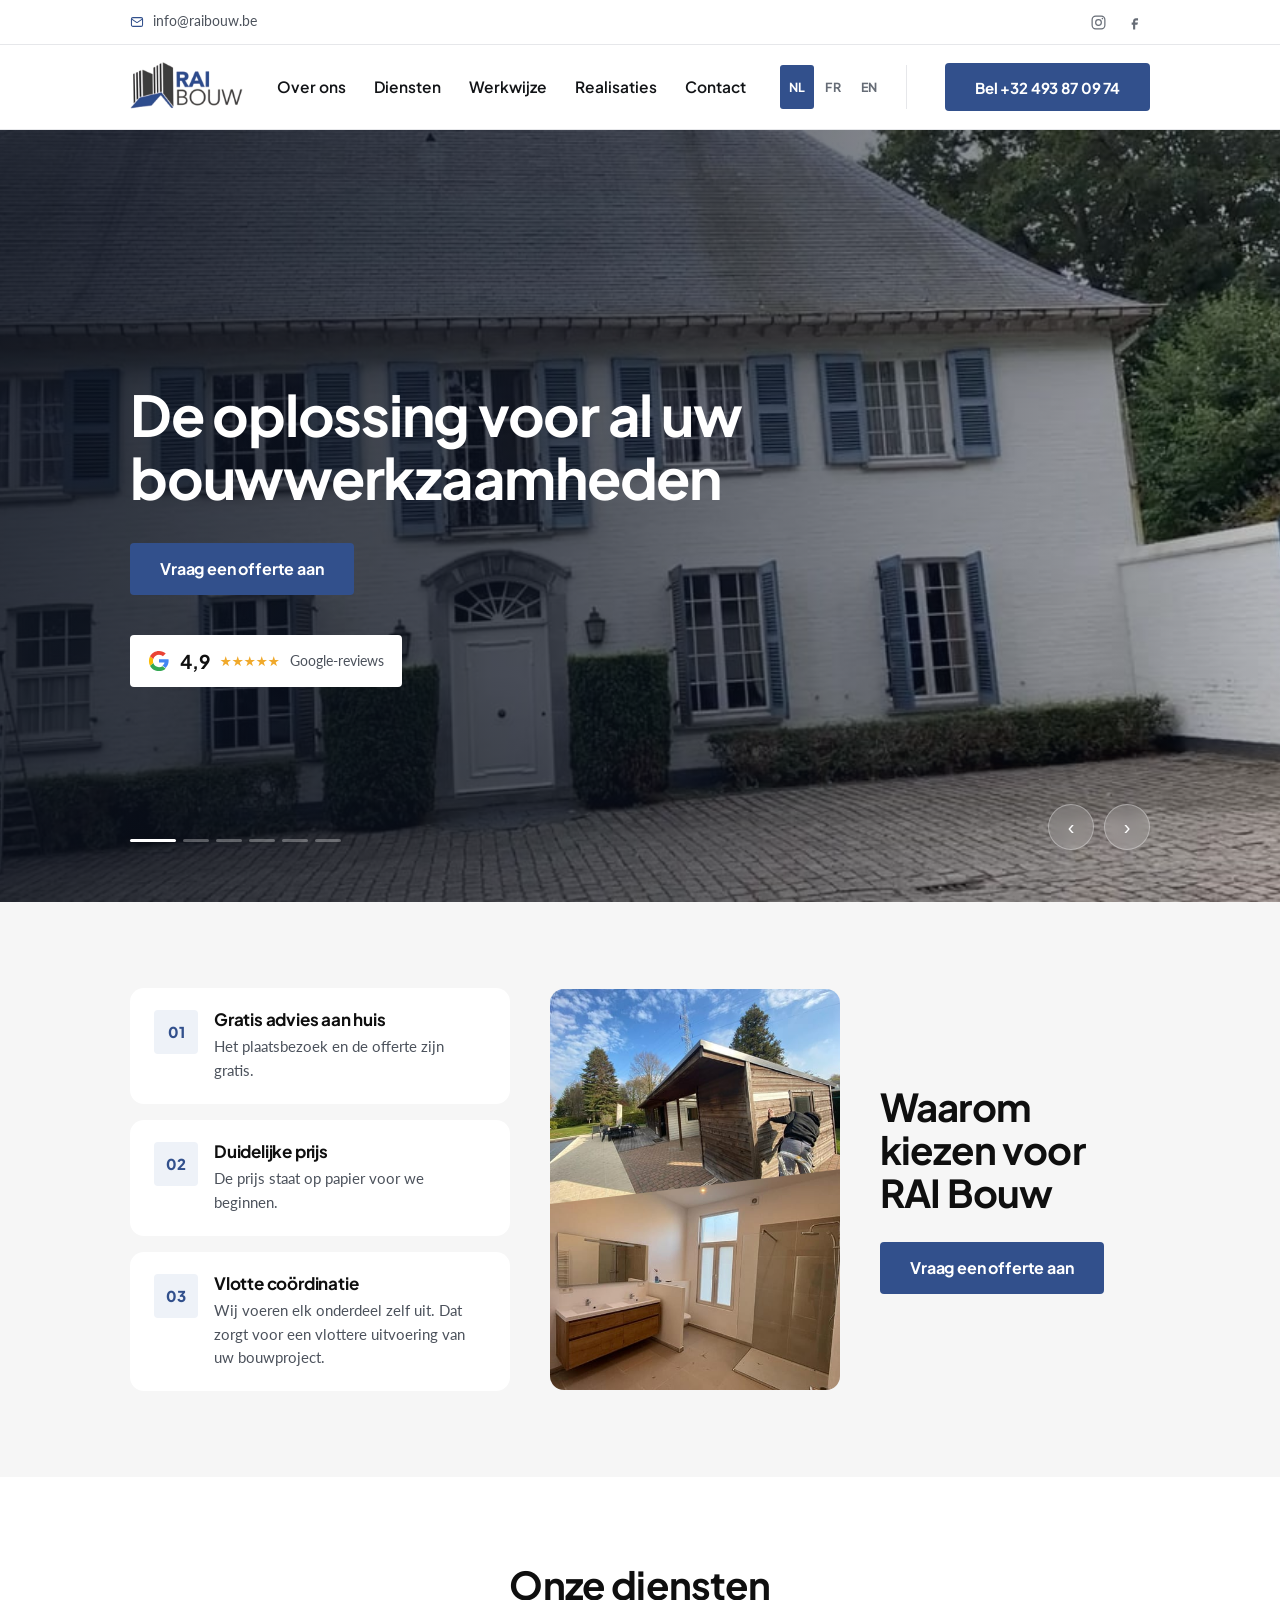
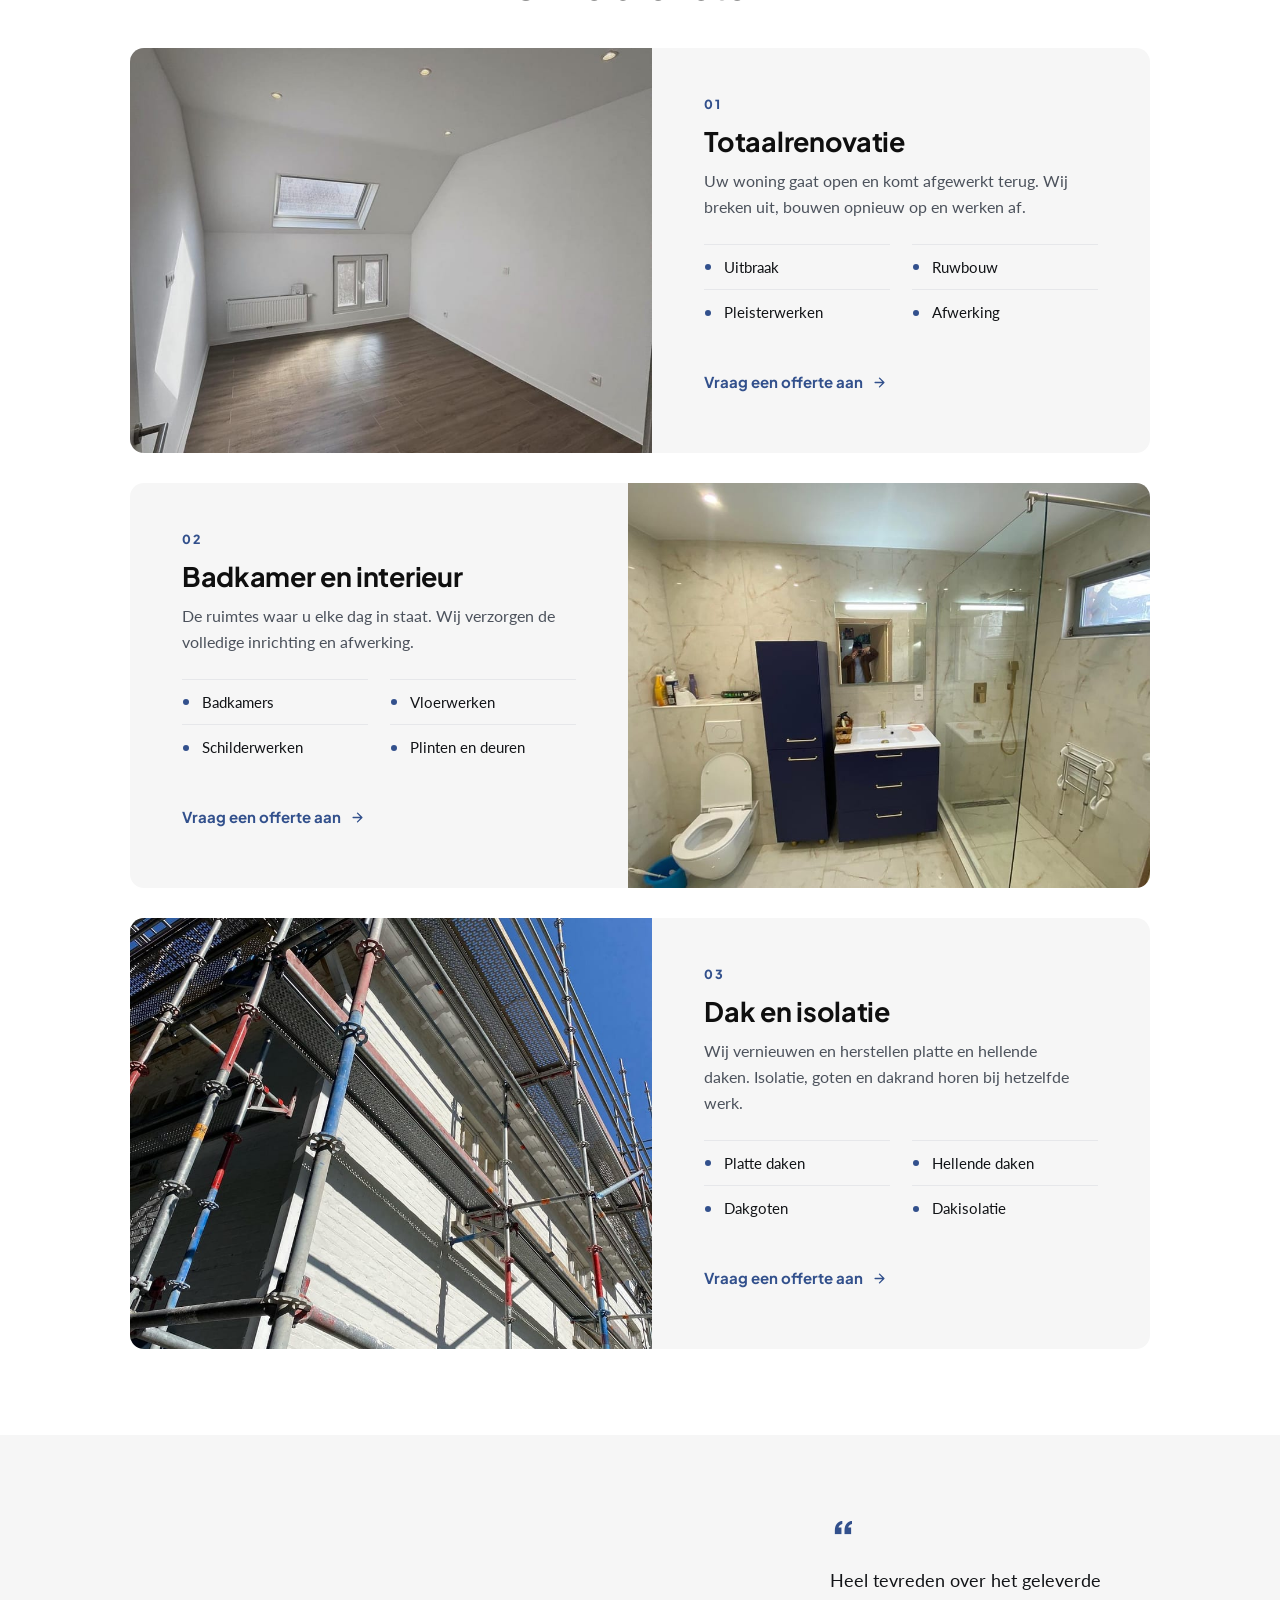
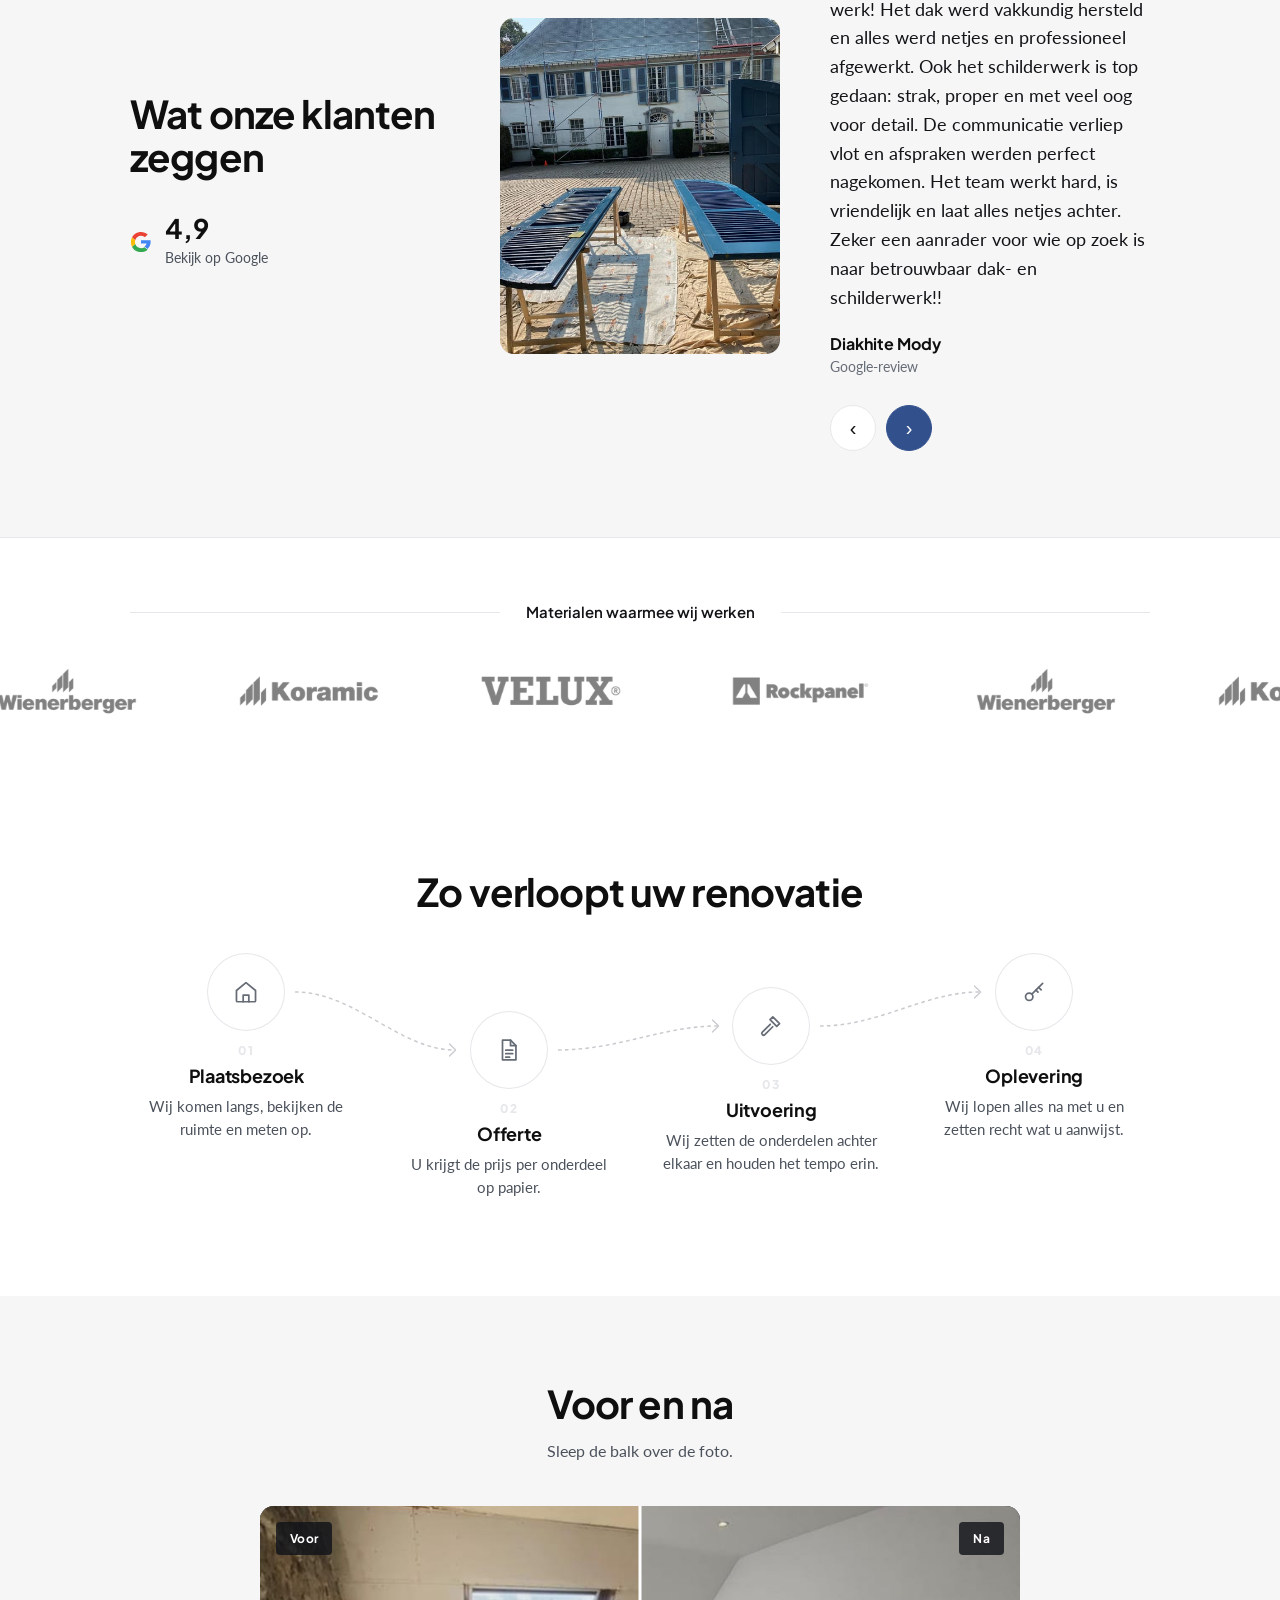
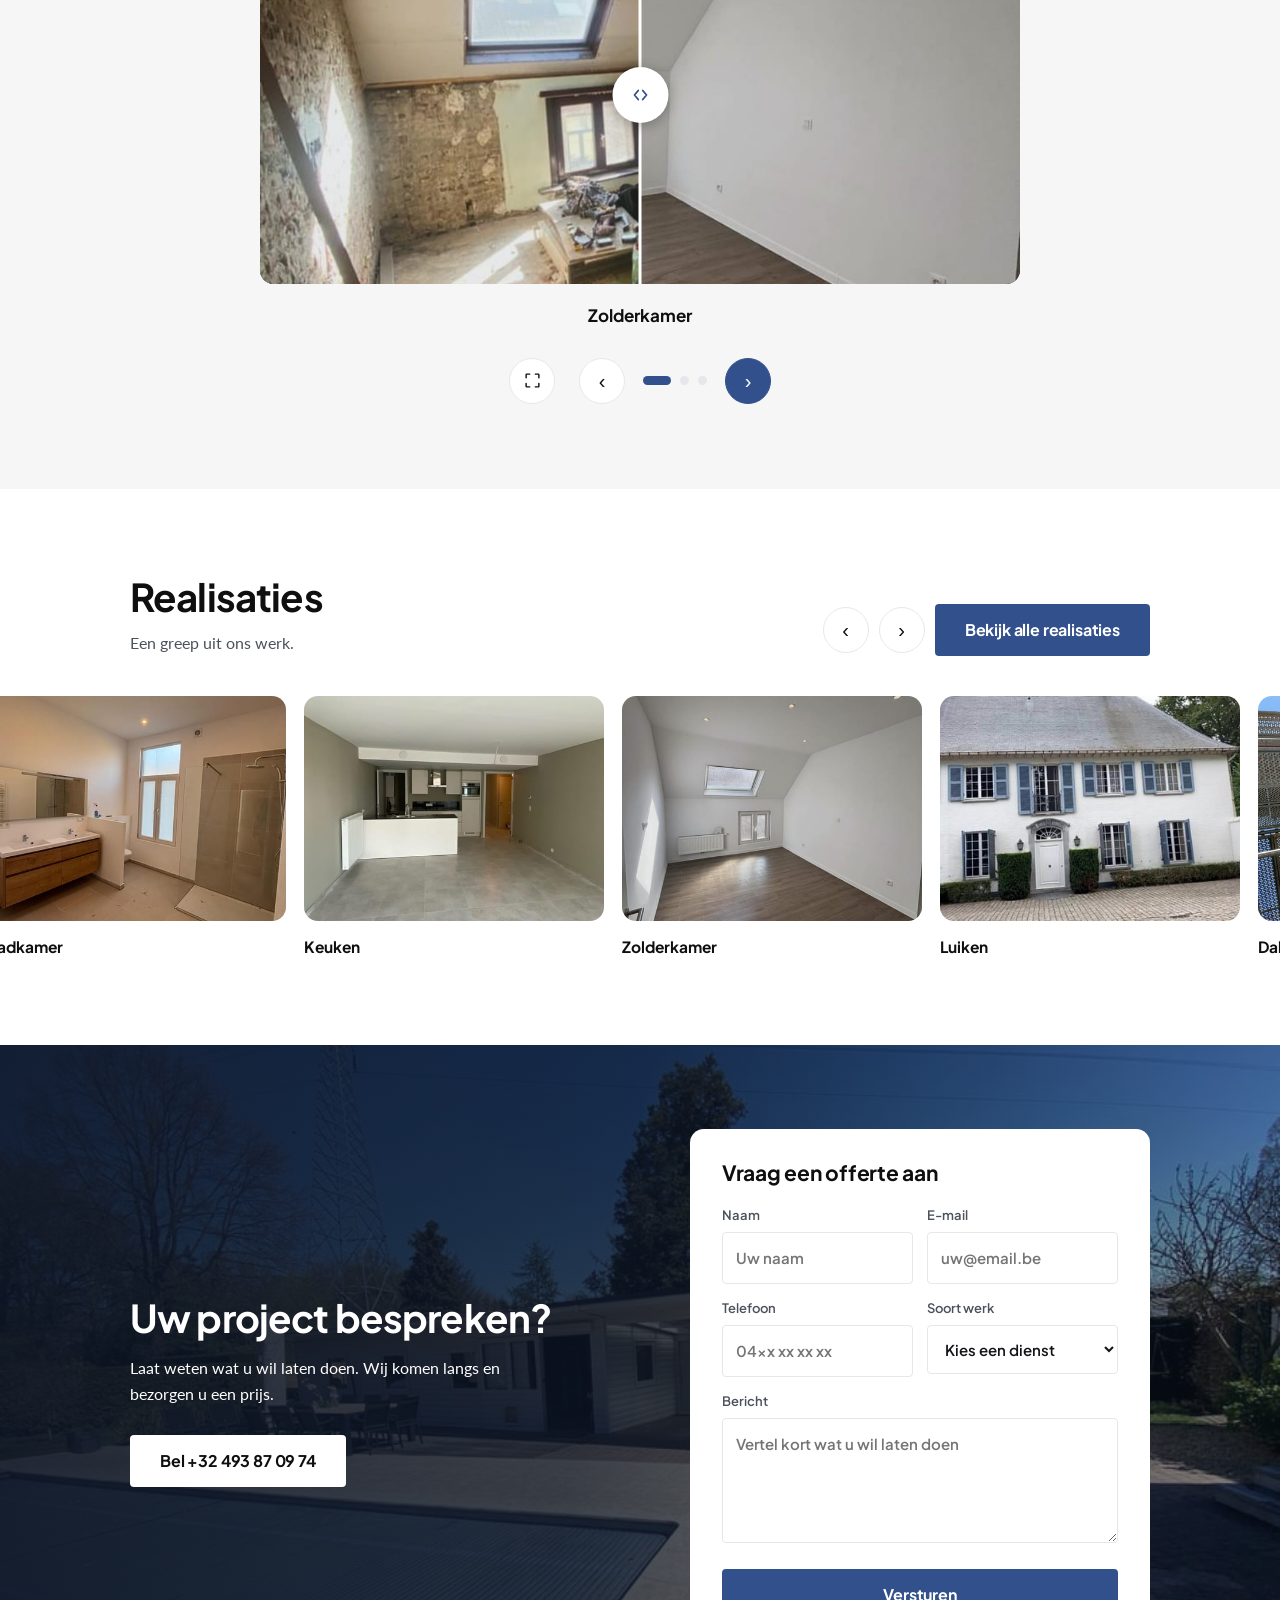
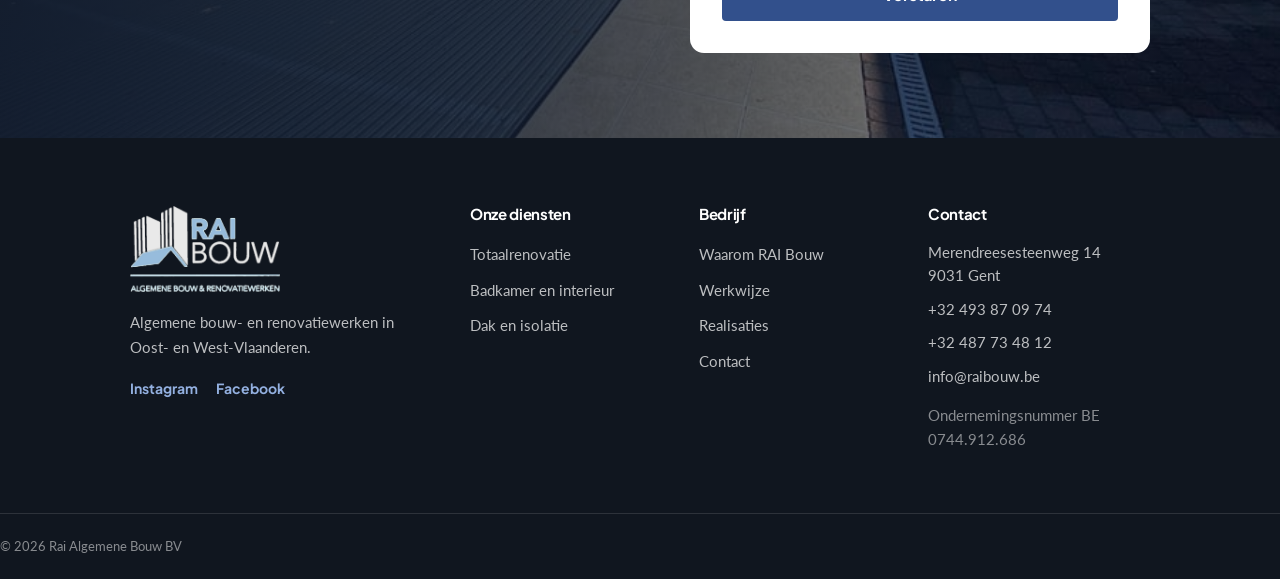
<file: index.html>
<!doctype html>
<html lang="nl">
<head>
<meta charset="utf-8">
<meta name="viewport" content="width=device-width, initial-scale=1">
<meta name="robots" content="noindex, nofollow">
<title>RAI Bouw | Algemene bouw- en renovatiewerken in Oost- en West-Vlaanderen</title>
<meta name="description" content="RAI Bouw verbouwt woningen en appartementen in Oost- en West-Vlaanderen. Badkamers, dakwerken, schilderwerken, vloerwerken en volledige renovaties.">
<link rel="preconnect" href="https://fonts.googleapis.com">
<link rel="preconnect" href="https://fonts.gstatic.com" crossorigin>
<link href="https://fonts.googleapis.com/css2?family=Plus+Jakarta+Sans:wght@400;500;600;700;800&family=Lato:wght@400;700&display=swap" rel="stylesheet">
<link rel="icon" href="img/merkteken.png" type="image/png">
<link rel="apple-touch-icon" href="img/merkteken-180.png">
<link rel="stylesheet" href="styles.css?v=fae36856">
</head>
<body>

<div class="rb-top">
  <div class="rb-breed rb-top__in">
    <p class="rb-top__mail"><a href="mailto:info@raibouw.be"><svg viewBox="0 0 24 24" width="14" height="14" fill="none" stroke="currentColor" stroke-width="1.8" stroke-linecap="round" stroke-linejoin="round" aria-hidden="true"><rect x="2.5" y="4.5" width="19" height="15" rx="2.5"/><path d="m3 7 8.2 5.6a1.5 1.5 0 0 0 1.6 0L21 7"/></svg>info@raibouw.be</a></p>
    <p class="rb-top__soc">
      <a href="https://www.instagram.com/rai.algemene.bouw/" target="_blank" rel="noopener noreferrer" aria-label="Instagram"><svg viewBox="0 0 24 24" width="17" height="17" fill="none" stroke="currentColor" stroke-width="1.7"><rect x="3" y="3" width="18" height="18" rx="5"/><circle cx="12" cy="12" r="4"/><circle cx="17.5" cy="6.5" r="1.1" fill="currentColor" stroke="none"/></svg></a>
      <a href="https://www.facebook.com/Rai.algemene.bouw/" target="_blank" rel="noopener noreferrer" aria-label="Facebook"><svg viewBox="0 0 24 24" width="17" height="17" fill="currentColor"><path d="M14 9h3V6h-3c-2.2 0-4 1.8-4 4v2H8v3h2v7h3v-7h3l1-3h-4v-2c0-.6.4-1 1-1z"/></svg></a>
    </p>
  </div>
</div>

<header class="rb-kop" id="kop">
  <div class="rb-breed rb-kop__in">
    <a class="rb-logo" href="#top" aria-label="RAI Bouw"><img src="img/logo-kop.png" alt="Logo van RAI Bouw" width="640" height="284"></a>
    <nav class="rb-nav" aria-label="Hoofdmenu">
      <ul><li><a href="#waarom">Over ons</a></li><li><a href="#diensten">Diensten</a></li><li><a href="#werkwijze">Werkwijze</a></li><li><a href="#realisaties">Realisaties</a></li><li><a href="#contact">Contact</a></li></ul>
    </nav>
    <p class="rb-talen rb-talen--kop"><span class="rb-taal is-aan" aria-current="true">NL</span><a class="rb-taal" href="fr/index.html" hreflang="fr">FR</a><a class="rb-taal" href="en/index.html" hreflang="en">EN</a></p>
    <a class="rb-knop rb-knop--vol rb-kop__bel" href="tel:+32493870974">Bel +32 493 87 09 74</a>
    <button class="rb-menuknop" type="button" aria-expanded="false" aria-controls="rb-mobielmenu" aria-label="Menu openen"><span class="rb-menuknop__lijnen" aria-hidden="true"><span></span><span></span><span></span></span></button>
  </div>
  <div class="rb-mobielmenu" id="rb-mobielmenu" hidden>
    <ul><li><a href="#waarom">Over ons</a></li><li><a href="#diensten">Diensten</a></li><li><a href="#werkwijze">Werkwijze</a></li><li><a href="#realisaties">Realisaties</a></li><li><a href="#contact">Contact</a></li></ul>
    <p class="rb-talen rb-talen--menu"><span class="rb-taal is-aan" aria-current="true">NL</span><a class="rb-taal" href="fr/index.html" hreflang="fr">FR</a><a class="rb-taal" href="en/index.html" hreflang="en">EN</a></p>
    <a class="rb-knop rb-knop--vol rb-mobielmenu__knop" href="#contact">Vraag een offerte aan</a>
  </div>
</header>
<main>

<section class="rb-hero" id="top" data-aantal="6">
  <div class="rb-hero__foto">
    <figure class="rb-dia is-aan" data-i="0"><img class="" src="img/gevel-luiken-900.jpg" srcset="img/gevel-luiken-500.jpg 500w, img/gevel-luiken-900.jpg 900w" sizes="100vw" alt="Herenhuis met opnieuw geschilderde blauwe luiken" loading="eager" decoding="async"></figure><figure class="rb-dia" data-i="1"><img class="" src="img/bijgebouw-na-900.jpg" srcset="img/bijgebouw-na-500.jpg 500w, img/bijgebouw-na-900.jpg 900w" sizes="100vw" alt="Afgewerkt bijgebouw met witte gevelbekleding naast het zwembad" loading="lazy" decoding="async"></figure><figure class="rb-dia" data-i="2"><img class="" src="img/keuken-na-900.jpg" srcset="img/keuken-na-500.jpg 500w, img/keuken-na-900.jpg 900w" sizes="100vw" alt="Afgewerkte keuken en leefruimte met een nieuwe tegelvloer" loading="lazy" decoding="async"></figure><figure class="rb-dia" data-i="3"><img class="" src="img/badkamer2-na-900.jpg" srcset="img/badkamer2-na-500.jpg 500w, img/badkamer2-na-900.jpg 900w" sizes="100vw" alt="Afgewerkte badkamer met marmerlook tegels en een inloopdouche" loading="lazy" decoding="async"></figure><figure class="rb-dia" data-i="4"><img class="" src="img/zolder-na-900.jpg" srcset="img/zolder-na-500.jpg 500w, img/zolder-na-900.jpg 900w" sizes="100vw" alt="Afgewerkte slaapkamer onder het dak met een houten vloer" loading="lazy" decoding="async"></figure><figure class="rb-dia" data-i="5"><img class="" src="img/badkamer1-na-900.jpg" srcset="img/badkamer1-na-500.jpg 500w, img/badkamer1-na-900.jpg 900w" sizes="100vw" alt="Afgewerkte badkamer met een houten meubel en dubbele wastafel" loading="lazy" decoding="async"></figure>
  </div>
  <div class="rb-breed rb-hero__in">
    <h1>De oplossing voor al&nbsp;uw<br> bouwwerkzaamheden</h1>
    
    <div class="rb-hero__knoppen">
      <a class="rb-knop rb-knop--vol" href="#contact">Vraag een offerte aan</a>
    </div>
    <div class="rb-bewijs">
      <a class="rb-bewijs__google" href="https://www.google.com/maps/place/Rai+Algemene+Bouw+BV/data=!4m7!3m6!1s0x47c36e3eb13c4f7f:0xb4e6f4acdb83bfb9!8m2!3d51.0656308!4d3.6220552!16s%2Fg%2F11mv_4k63f!19sChIJf088sT5uw0cRub-D26z05rQ" target="_blank" rel="noopener noreferrer" aria-label="Bekijk op Google"><svg class="rb-g" viewBox="0 0 48 48" width="22" height="22" aria-hidden="true"><path fill="#4285F4" d="M45 24c0-1.6-.1-2.7-.4-3.9H24v7.1h12c-.2 1.9-1.5 4.7-4.4 6.6l6.7 5.2C42.2 35.5 45 30.3 45 24z"/><path fill="#34A853" d="M24 46c5.9 0 10.9-1.9 14.5-5.3l-6.9-5.3c-1.9 1.3-4.4 2.2-7.6 2.2-5.8 0-10.7-3.8-12.5-9l-7.1 5.5C8 41.4 15.4 46 24 46z"/><path fill="#FBBC05" d="M11.5 28.6c-.5-1.4-.7-2.9-.7-4.6s.3-3.2.7-4.6l-7.1-5.5C2.9 16.9 2 20.3 2 24s.9 7.1 2.4 10.1l7.1-5.5z"/><path fill="#EA4335" d="M24 10.2c4.1 0 6.9 1.8 8.5 3.3l6.2-6C34.9 4 29.9 2 24 2 15.4 2 8 6.6 4.4 13.9l7.1 5.5c1.8-5.2 6.7-9.2 12.5-9.2z"/></svg><b>4,9</b><span class="rb-bewijs__sterren"><span class="rb-ster" aria-hidden="true">★</span><span class="rb-ster" aria-hidden="true">★</span><span class="rb-ster" aria-hidden="true">★</span><span class="rb-ster" aria-hidden="true">★</span><span class="rb-ster" aria-hidden="true">★</span></span><span>Google-reviews</span></a>
    </div>
  </div>
  <div class="rb-hero__bediening">
    <button class="rb-rond rb-rond--glas" type="button" data-dia="vorige" aria-label="Vorige foto">‹</button>
    <button class="rb-rond rb-rond--glas" type="button" data-dia="volgende" aria-label="Volgende foto">›</button>
  </div>
  <div class="rb-hero__streep" aria-hidden="true"><span class="rb-hero__tik is-aan"></span><span class="rb-hero__tik"></span><span class="rb-hero__tik"></span><span class="rb-hero__tik"></span><span class="rb-hero__tik"></span><span class="rb-hero__tik"></span></div>
</section>

<section class="rb-band rb-band--grijs rb-waarom" id="waarom">
  <div class="rb-breed rb-waarom__in">
    <div class="rb-waarom__tekst rb-op">
      <h2>Waarom kiezen voor RAI Bouw</h2>
      
      <a class="rb-knop rb-knop--vol" href="#contact">Vraag een offerte aan</a>
    </div>
    <ul class="rb-redenen">
      <li class="rb-reden rb-op">
        <span class="rb-reden__nr">01</span>
        <div><h3>Gratis advies aan huis</h3><p>Het plaatsbezoek en de offerte zijn gratis.</p></div>
      </li><li class="rb-reden rb-op">
        <span class="rb-reden__nr">02</span>
        <div><h3>Duidelijke prijs</h3><p>De prijs staat op papier voor we beginnen.</p></div>
      </li><li class="rb-reden rb-op">
        <span class="rb-reden__nr">03</span>
        <div><h3>Vlotte coördinatie</h3><p>Wij voeren elk onderdeel zelf uit. Dat zorgt voor een vlottere uitvoering van uw bouwproject.</p></div>
      </li>
    </ul>
    <figure class="rb-duo rb-op"><img class="rb-duo__a" src="img/bijgebouw-voor-900.jpg" srcset="img/bijgebouw-voor-500.jpg 500w, img/bijgebouw-voor-900.jpg 900w" sizes="(max-width:1000px) 92vw, 330px" alt="Werk aan de houten gevelbekleding van een bijgebouw" loading="lazy" decoding="async"><img class="rb-duo__b" src="img/badkamer1-na-900.jpg" srcset="img/badkamer1-na-500.jpg 500w, img/badkamer1-na-900.jpg 900w" sizes="(max-width:1000px) 92vw, 330px" alt="Afgewerkte badkamer met een houten meubel en dubbele wastafel" loading="lazy" decoding="async"></figure>
  </div>
</section>

<section class="rb-band rb-diensten" id="diensten">
  <div class="rb-breed">
    <div class="rb-kopblok rb-kopblok--mid rb-op">
      <h2>Onze diensten</h2>
      
    </div>
    <div class="rb-rijen">
      <article class="rb-rij rb-op" id="d-totaalrenovatie">
        <div class="rb-rij__beeld"><img class="" src="img/zolder-na-900.jpg" srcset="img/zolder-na-500.jpg 500w, img/zolder-na-900.jpg 900w" sizes="(max-width:900px) 92vw, 600px" alt="Afgewerkte slaapkamer onder het dak na een volledige renovatie" loading="lazy" decoding="async"></div>
        <div class="rb-rij__tekst">
          <span class="rb-rij__nr">01</span>
          <h3>Totaalrenovatie</h3>
          <p>Uw woning gaat open en komt afgewerkt terug. Wij breken uit, bouwen opnieuw op en werken af.</p>
          <ul class="rb-rij__lijst"><li>Uitbraak</li><li>Ruwbouw</li><li>Pleisterwerken</li><li>Afwerking</li></ul>
          <a class="rb-rij__link" href="#contact">Vraag een offerte aan<svg viewBox="0 0 24 24" width="15" height="15" fill="none" stroke="currentColor" stroke-width="2.2" stroke-linecap="round" stroke-linejoin="round" aria-hidden="true"><path d="M5 12h13M12 5l7 7-7 7"/></svg></a>
        </div>
      </article><article class="rb-rij rb-rij--om rb-op" id="d-interieur">
        <div class="rb-rij__beeld"><img class="" src="img/badkamer2-na-900.jpg" srcset="img/badkamer2-na-500.jpg 500w, img/badkamer2-na-900.jpg 900w" sizes="(max-width:900px) 92vw, 600px" alt="Afgewerkte badkamer met marmerlook tegels en een inloopdouche" loading="lazy" decoding="async"></div>
        <div class="rb-rij__tekst">
          <span class="rb-rij__nr">02</span>
          <h3>Badkamer en interieur</h3>
          <p>De ruimtes waar u elke dag in staat. Wij verzorgen de volledige inrichting en afwerking.</p>
          <ul class="rb-rij__lijst"><li>Badkamers</li><li>Vloerwerken</li><li>Schilderwerken</li><li>Plinten en deuren</li></ul>
          <a class="rb-rij__link" href="#contact">Vraag een offerte aan<svg viewBox="0 0 24 24" width="15" height="15" fill="none" stroke="currentColor" stroke-width="2.2" stroke-linecap="round" stroke-linejoin="round" aria-hidden="true"><path d="M5 12h13M12 5l7 7-7 7"/></svg></a>
        </div>
      </article><article class="rb-rij rb-op" id="d-dak">
        <div class="rb-rij__beeld"><img class="" src="img/dak-stelling-900.jpg" srcset="img/dak-stelling-500.jpg 500w, img/dak-stelling-900.jpg 900w" sizes="(max-width:900px) 92vw, 600px" alt="Stelling langs de gevel tijdens de dakwerken" loading="lazy" decoding="async"></div>
        <div class="rb-rij__tekst">
          <span class="rb-rij__nr">03</span>
          <h3>Dak en isolatie</h3>
          <p>Wij vernieuwen en herstellen platte en hellende daken. Isolatie, goten en dakrand horen bij hetzelfde werk.</p>
          <ul class="rb-rij__lijst"><li>Platte daken</li><li>Hellende daken</li><li>Dakgoten</li><li>Dakisolatie</li></ul>
          <a class="rb-rij__link" href="#contact">Vraag een offerte aan<svg viewBox="0 0 24 24" width="15" height="15" fill="none" stroke="currentColor" stroke-width="2.2" stroke-linecap="round" stroke-linejoin="round" aria-hidden="true"><path d="M5 12h13M12 5l7 7-7 7"/></svg></a>
        </div>
      </article>
    </div>
  </div>
</section>

<section class="rb-band rb-band--grijs rb-reviews" id="reviews">
  <div class="rb-breed rb-reviews__in">
    <div class="rb-reviews__links rb-op">
      <h2>Wat onze klanten zeggen</h2>
      <a class="rb-score" href="https://www.google.com/maps/place/Rai+Algemene+Bouw+BV/data=!4m7!3m6!1s0x47c36e3eb13c4f7f:0xb4e6f4acdb83bfb9!8m2!3d51.0656308!4d3.6220552!16s%2Fg%2F11mv_4k63f!19sChIJf088sT5uw0cRub-D26z05rQ" target="_blank" rel="noopener noreferrer"><svg class="rb-g" viewBox="0 0 48 48" width="22" height="22" aria-hidden="true"><path fill="#4285F4" d="M45 24c0-1.6-.1-2.7-.4-3.9H24v7.1h12c-.2 1.9-1.5 4.7-4.4 6.6l6.7 5.2C42.2 35.5 45 30.3 45 24z"/><path fill="#34A853" d="M24 46c5.9 0 10.9-1.9 14.5-5.3l-6.9-5.3c-1.9 1.3-4.4 2.2-7.6 2.2-5.8 0-10.7-3.8-12.5-9l-7.1 5.5C8 41.4 15.4 46 24 46z"/><path fill="#FBBC05" d="M11.5 28.6c-.5-1.4-.7-2.9-.7-4.6s.3-3.2.7-4.6l-7.1-5.5C2.9 16.9 2 20.3 2 24s.9 7.1 2.4 10.1l7.1-5.5z"/><path fill="#EA4335" d="M24 10.2c4.1 0 6.9 1.8 8.5 3.3l6.2-6C34.9 4 29.9 2 24 2 15.4 2 8 6.6 4.4 13.9l7.1 5.5c1.8-5.2 6.7-9.2 12.5-9.2z"/></svg><div><b>4,9</b><span>Bekijk op Google</span></div></a>
    </div>
    <div class="rb-reviews__beeld rb-op"><img class="" src="img/luiken-gevel-900.jpg" srcset="img/luiken-gevel-500.jpg 500w, img/luiken-gevel-900.jpg 900w" sizes="(max-width:1000px) 92vw, 280px" alt="Herenhuis waar RAI Bouw de luiken opnieuw schilderde" loading="lazy" decoding="async"></div>
    <div class="rb-reviews__spoorvak rb-op">
      <div class="rb-revvak"><ul class="rb-revspoor" data-aantal="5">
        <li class="rb-rev">
          <span class="rb-rev__aanhaling" aria-hidden="true">&ldquo;</span>
          <p class="rb-rev__tekst">Heel tevreden over het geleverde werk! Het dak werd vakkundig hersteld en alles werd netjes en professioneel afgewerkt. Ook het schilderwerk is top gedaan: strak, proper en met veel oog voor detail. De communicatie verliep vlot en afspraken werden perfect nagekomen. Het team werkt hard, is vriendelijk en laat alles netjes achter. Zeker een aanrader voor wie op zoek is naar betrouwbaar dak- en schilderwerk!!</p>
          <p class="rb-rev__naam">Diakhite Mody</p>
          <p class="rb-rev__bron">Google-review</p>
        </li><li class="rb-rev">
          <span class="rb-rev__aanhaling" aria-hidden="true">&ldquo;</span>
          <p class="rb-rev__tekst">Vernieuwing van ons plat dak en isoleren van een stuk hellend dak in ons appartementsgebouw in Gent. Vlot contact en afspraken correct nagekomen.</p>
          <p class="rb-rev__naam">Laurenzo Roman</p>
          <p class="rb-rev__bron">Google-review</p>
        </li><li class="rb-rev">
          <span class="rb-rev__aanhaling" aria-hidden="true">&ldquo;</span>
          <p class="rb-rev__tekst">Zeer snelle service, afwerking met oog voor detail, orde en netheid top !! Eigenaar is een heel vlotte en sympathiek persoon, een echte aanrader voor al je dakwerken.</p>
          <p class="rb-rev__naam">Lorenzo Huys</p>
          <p class="rb-rev__bron">Google-review</p>
        </li><li class="rb-rev">
          <span class="rb-rev__aanhaling" aria-hidden="true">&ldquo;</span>
          <p class="rb-rev__tekst">Schilderwerken aan ons dak waren prima uitgevoerd! Zeer vriendelijke en duidelijke communicatie met de zaakvoerder, goede opvolging van de werken en mooi resultaat!</p>
          <p class="rb-rev__naam">Virginie Roussel</p>
          <p class="rb-rev__bron">Google-review</p>
        </li><li class="rb-rev">
          <span class="rb-rev__aanhaling" aria-hidden="true">&ldquo;</span>
          <p class="rb-rev__tekst">Zeker een aanrader voor dakwerken, zowel hellend als platte daken. Top service.</p>
          <p class="rb-rev__naam">jeroen de moor</p>
          <p class="rb-rev__bron">Google-review</p>
        </li>
      </ul></div>
      <div class="rb-reviews__bediening">
        <button class="rb-rond" type="button" data-rev="vorige" aria-label="Vorige review">‹</button>
        <button class="rb-rond rb-rond--vol" type="button" data-rev="volgende" aria-label="Volgende review">›</button>
      </div>
    </div>
  </div>
</section>

<section class="rb-merken" aria-label="Materialen waarmee wij werken">
  <div class="rb-breed rb-merken__kop rb-op"><span class="rb-merken__lijn" aria-hidden="true"></span><p>Materialen waarmee wij werken</p><span class="rb-merken__lijn" aria-hidden="true"></span></div>
  <div class="rb-loop rb-loop--merken">
    <div class="rb-loop__spoor rb-loop__spoor--traag"><span class="rb-merk"><img src="img/merken/Wienerberger-donker.png" alt="Wienerberger" loading="lazy" decoding="async"></span><span class="rb-merk"><img src="img/merken/Koramic-donker.png" alt="Koramic" loading="lazy" decoding="async"></span><span class="rb-merk"><img src="img/merken/Velux-donker.png" alt="Velux" loading="lazy" decoding="async"></span><span class="rb-merk"><img src="img/merken/rockpanel-donker.png" alt="Rockpanel" loading="lazy" decoding="async"></span><span class="rb-merk"><img src="img/merken/Wienerberger-donker.png" alt="Wienerberger" loading="lazy" decoding="async"></span><span class="rb-merk"><img src="img/merken/Koramic-donker.png" alt="Koramic" loading="lazy" decoding="async"></span><span class="rb-merk"><img src="img/merken/Velux-donker.png" alt="Velux" loading="lazy" decoding="async"></span><span class="rb-merk"><img src="img/merken/rockpanel-donker.png" alt="Rockpanel" loading="lazy" decoding="async"></span><span class="rb-merk"><img src="img/merken/Wienerberger-donker.png" alt="Wienerberger" loading="lazy" decoding="async"></span><span class="rb-merk"><img src="img/merken/Koramic-donker.png" alt="Koramic" loading="lazy" decoding="async"></span><span class="rb-merk"><img src="img/merken/Velux-donker.png" alt="Velux" loading="lazy" decoding="async"></span><span class="rb-merk"><img src="img/merken/rockpanel-donker.png" alt="Rockpanel" loading="lazy" decoding="async"></span><span class="rb-merk"><img src="img/merken/Wienerberger-donker.png" alt="Wienerberger" loading="lazy" decoding="async"></span><span class="rb-merk"><img src="img/merken/Koramic-donker.png" alt="Koramic" loading="lazy" decoding="async"></span><span class="rb-merk"><img src="img/merken/Velux-donker.png" alt="Velux" loading="lazy" decoding="async"></span><span class="rb-merk"><img src="img/merken/rockpanel-donker.png" alt="Rockpanel" loading="lazy" decoding="async"></span></div>
  </div>
</section>

<section class="rb-band rb-werkwijze" id="werkwijze">
  <div class="rb-breed">
    <div class="rb-kopblok rb-kopblok--mid rb-op">
      <h2>Zo verloopt uw renovatie</h2>
      <p></p>
    </div>
    <ol class="rb-stappen">
      <li class="rb-stap rb-op" style="--op:0px">
        <span class="rb-stap__bol"><svg viewBox="0 0 24 24" width="26" height="26" fill="none" stroke="currentColor" stroke-width="1.6" stroke-linecap="round" stroke-linejoin="round" aria-hidden="true"><path d="M3.2 10.6 12 3.4l8.8 7.2V20a1 1 0 0 1-1 1H4.2a1 1 0 0 1-1-1z"/><path d="M9.4 21v-6.2h5.2V21"/></svg></span>
        <span class="rb-stap__nr">01</span>
        <h3>Plaatsbezoek</h3>
        <p>Wij komen langs, bekijken de ruimte en meten op.</p>
        <span class="rb-boog" style="--mid:60.0px" aria-hidden="true"><svg viewBox="0 0 300 120" preserveAspectRatio="none" fill="none" stroke="currentColor" stroke-width="1.6" vector-effect="non-scaling-stroke" stroke-linecap="round" stroke-linejoin="round"><path d="M6 31.0 C110 31.0, 190 89.0, 286 89.0" stroke-dasharray="5 7"/><path d="M277 83.0 L288 89.0 L277 95.0"/></svg></span>
      </li><li class="rb-stap rb-op" style="--op:58px">
        <span class="rb-stap__bol"><svg viewBox="0 0 24 24" width="26" height="26" fill="none" stroke="currentColor" stroke-width="1.6" stroke-linecap="round" stroke-linejoin="round" aria-hidden="true"><path d="M6 2.9h7.4L18.4 8v13.1H6z"/><path d="M13.4 2.9V8h5"/><path d="M9 12.2h6.4M9 15.4h6.4M9 18.6h3.6"/></svg></span>
        <span class="rb-stap__nr">02</span>
        <h3>Offerte</h3>
        <p>U krijgt de prijs per onderdeel op papier.</p>
        <span class="rb-boog" style="--mid:19.0px" aria-hidden="true"><svg viewBox="0 0 300 120" preserveAspectRatio="none" fill="none" stroke="currentColor" stroke-width="1.6" vector-effect="non-scaling-stroke" stroke-linecap="round" stroke-linejoin="round"><path d="M6 72.0 C110 72.0, 190 48.0, 286 48.0" stroke-dasharray="5 7"/><path d="M277 42.0 L288 48.0 L277 54.0"/></svg></span>
      </li><li class="rb-stap rb-op" style="--op:34px">
        <span class="rb-stap__bol"><svg viewBox="0 0 24 24" width="26" height="26" fill="none" stroke="currentColor" stroke-width="1.6" stroke-linecap="round" stroke-linejoin="round" aria-hidden="true"><path d="M13.7 3.6 19.9 9.8l-2.6 2.6-6.2-6.2z"/><path d="M11.3 10.4 4 17.7a1.6 1.6 0 0 0 2.3 2.3l7.3-7.3"/></svg></span>
        <span class="rb-stap__nr">03</span>
        <h3>Uitvoering</h3>
        <p>Wij zetten de onderdelen achter elkaar en houden het tempo erin.</p>
        <span class="rb-boog" style="--mid:14.0px" aria-hidden="true"><svg viewBox="0 0 300 120" preserveAspectRatio="none" fill="none" stroke="currentColor" stroke-width="1.6" vector-effect="non-scaling-stroke" stroke-linecap="round" stroke-linejoin="round"><path d="M6 77.0 C110 77.0, 190 43.0, 286 43.0" stroke-dasharray="5 7"/><path d="M277 37.0 L288 43.0 L277 49.0"/></svg></span>
      </li><li class="rb-stap rb-op" style="--op:0px">
        <span class="rb-stap__bol"><svg viewBox="0 0 24 24" width="26" height="26" fill="none" stroke="currentColor" stroke-width="1.6" stroke-linecap="round" stroke-linejoin="round" aria-hidden="true"><circle cx="7.6" cy="16.4" r="3.4"/><path d="M10 14 20 4"/><path d="M16.3 7.7l2.3 2.3M13.8 10.2l1.9 1.9"/></svg></span>
        <span class="rb-stap__nr">04</span>
        <h3>Oplevering</h3>
        <p>Wij lopen alles na met u en zetten recht wat u aanwijst.</p>
        
      </li>
    </ol>
  </div>
</section>

<section class="rb-band rb-band--grijs rb-voorna" id="voorna">
  <div class="rb-breed">
    <div class="rb-kopblok rb-kopblok--mid rb-op">
      <h2>Voor en na</h2>
      <p>Sleep de balk over de foto.</p>
    </div>
    <div class="rb-schuif rb-op" data-aantal="3">
      <figure class="rb-schuif__paar is-aan" data-i="0">
        <div class="rb-schuif__vak" style="--verhouding:125.07%;--breed:1440;--hoog:1801">
          <div class="rb-schuif__na"><img class="" src="img/zolder-na-900.jpg" srcset="img/zolder-na-500.jpg 500w, img/zolder-na-900.jpg 900w" sizes="(max-width:1000px) 92vw, 960px" alt="Dezelfde zolderkamer afgewerkt, met witte wanden en een houten vloer" loading="eager" decoding="async"><span class="rb-schuif__merk rb-schuif__merk--na">Na</span></div>
          <div class="rb-schuif__voor"><img class="" src="img/zolder-voor-900.jpg" srcset="img/zolder-voor-500.jpg 500w, img/zolder-voor-900.jpg 900w" sizes="(max-width:1000px) 92vw, 960px" alt="Zolderkamer uitgebroken tot op de bakstenen muur" loading="eager" decoding="async"><span class="rb-schuif__merk rb-schuif__merk--voor">Voor</span></div>
          <input class="rb-schuif__bereik" type="range" min="0" max="100" value="50" step="0.1" aria-label="Sleep de balk over de foto.">
          <span class="rb-schuif__lijn" style="left:50%"><span class="rb-schuif__greep" aria-hidden="true"><svg viewBox="0 0 24 24" width="18" height="18" fill="none" stroke="currentColor" stroke-width="2.4" stroke-linecap="round" stroke-linejoin="round"><path d="M9 6l-5 6 5 6M15 6l5 6-5 6"/></svg></span></span>
        </div>
        <button class="rb-schuif__sluit" type="button" data-sluit aria-label="Sluiten"><svg viewBox="0 0 24 24" width="20" height="20" fill="none" stroke="currentColor" stroke-width="2.2" stroke-linecap="round" aria-hidden="true"><path d="M6 6l12 12M18 6L6 18"/></svg></button>
        <figcaption>Zolderkamer</figcaption>
      </figure><figure class="rb-schuif__paar" data-i="1" hidden>
        <div class="rb-schuif__vak" style="--verhouding:75.35%;--breed:1440;--hoog:1085">
          <div class="rb-schuif__na"><img class="" src="img/keuken-na-900.jpg" srcset="img/keuken-na-500.jpg 500w, img/keuken-na-900.jpg 900w" sizes="(max-width:1000px) 92vw, 960px" alt="Dezelfde keuken afgewerkt, met een nieuwe tegelvloer in de hele ruimte" loading="eager" decoding="async"><span class="rb-schuif__merk rb-schuif__merk--na">Na</span></div>
          <div class="rb-schuif__voor"><img class="" src="img/keuken-voor-900.jpg" srcset="img/keuken-voor-500.jpg 500w, img/keuken-voor-900.jpg 900w" sizes="(max-width:1000px) 92vw, 960px" alt="Keuken afgeschermd met folie tijdens de werken" loading="eager" decoding="async"><span class="rb-schuif__merk rb-schuif__merk--voor">Voor</span></div>
          <input class="rb-schuif__bereik" type="range" min="0" max="100" value="50" step="0.1" aria-label="Sleep de balk over de foto.">
          <span class="rb-schuif__lijn" style="left:50%"><span class="rb-schuif__greep" aria-hidden="true"><svg viewBox="0 0 24 24" width="18" height="18" fill="none" stroke="currentColor" stroke-width="2.4" stroke-linecap="round" stroke-linejoin="round"><path d="M9 6l-5 6 5 6M15 6l5 6-5 6"/></svg></span></span>
        </div>
        <button class="rb-schuif__sluit" type="button" data-sluit aria-label="Sluiten"><svg viewBox="0 0 24 24" width="20" height="20" fill="none" stroke="currentColor" stroke-width="2.2" stroke-linecap="round" aria-hidden="true"><path d="M6 6l12 12M18 6L6 18"/></svg></button>
        <figcaption>Keuken</figcaption>
      </figure><figure class="rb-schuif__paar" data-i="2" hidden>
        <div class="rb-schuif__vak" style="--verhouding:75.35%;--breed:1440;--hoog:1085">
          <div class="rb-schuif__na"><img class="" src="img/kamer-na-900.jpg" srcset="img/kamer-na-500.jpg 500w, img/kamer-na-900.jpg 900w" sizes="(max-width:1000px) 92vw, 960px" alt="Dezelfde slaapkamer geschilderd in olijfgroen en blauwgroen" loading="eager" decoding="async"><span class="rb-schuif__merk rb-schuif__merk--na">Na</span></div>
          <div class="rb-schuif__voor"><img class="" src="img/kamer-voor-900.jpg" srcset="img/kamer-voor-500.jpg 500w, img/kamer-voor-900.jpg 900w" sizes="(max-width:1000px) 92vw, 960px" alt="Slaapkamer met kale pleisterwerk en afgeplakt raam" loading="eager" decoding="async"><span class="rb-schuif__merk rb-schuif__merk--voor">Voor</span></div>
          <input class="rb-schuif__bereik" type="range" min="0" max="100" value="50" step="0.1" aria-label="Sleep de balk over de foto.">
          <span class="rb-schuif__lijn" style="left:50%"><span class="rb-schuif__greep" aria-hidden="true"><svg viewBox="0 0 24 24" width="18" height="18" fill="none" stroke="currentColor" stroke-width="2.4" stroke-linecap="round" stroke-linejoin="round"><path d="M9 6l-5 6 5 6M15 6l5 6-5 6"/></svg></span></span>
        </div>
        <button class="rb-schuif__sluit" type="button" data-sluit aria-label="Sluiten"><svg viewBox="0 0 24 24" width="20" height="20" fill="none" stroke="currentColor" stroke-width="2.2" stroke-linecap="round" aria-hidden="true"><path d="M6 6l12 12M18 6L6 18"/></svg></button>
        <figcaption>Schilderwerk</figcaption>
      </figure>
      <div class="rb-schuif__bediening">
        <button class="rb-rond rb-schuif__groot" type="button" data-groot aria-label="Schermvullend"><svg viewBox="0 0 24 24" width="17" height="17" fill="none" stroke="currentColor" stroke-width="2" stroke-linecap="round" stroke-linejoin="round" aria-hidden="true"><path d="M8 3H4a1 1 0 0 0-1 1v4M16 3h4a1 1 0 0 1 1 1v4M8 21H4a1 1 0 0 1-1-1v-4M16 21h4a1 1 0 0 0 1-1v-4"/></svg></button>
        <button class="rb-rond" type="button" data-schuif="vorige" aria-label="Vorig project">‹</button>
        <div class="rb-schuif__stippen"><button class="rb-stip is-aan" type="button" data-naar="0" aria-label="Zolderkamer"></button><button class="rb-stip" type="button" data-naar="1" aria-label="Keuken"></button><button class="rb-stip" type="button" data-naar="2" aria-label="Schilderwerk"></button></div>
        <button class="rb-rond rb-rond--vol" type="button" data-schuif="volgende" aria-label="Volgend project">›</button>
      </div>
    </div>
  </div>
</section>

<section class="rb-band rb-real" id="realisaties">
  <div class="rb-breed rb-real__kop rb-op">
    <div>
      <h2>Realisaties</h2>
      <p>Een greep uit ons werk.</p>
    </div>
    <div class="rb-real__bediening">
      <button class="rb-rond" type="button" data-band="vorige" aria-label="Vorig project">‹</button>
      <button class="rb-rond" type="button" data-band="volgende" aria-label="Volgend project">›</button>
      <a class="rb-knop rb-knop--vol" href="realisaties.html">Bekijk alle realisaties</a>
    </div>
  </div>
  <div class="rb-loop" role="region" aria-label="Realisaties">
    <div class="rb-loop__spoor"><a class="rb-tegel" href="realisaties.html#badkamer">
  <span class="rb-tegel__beeld"><img class="" src="img/badkamer1-na-900.jpg" srcset="img/badkamer1-na-500.jpg 500w, img/badkamer1-na-900.jpg 900w" sizes="300px" alt="Afgewerkte badkamer met een houten meubel en dubbele wastafel" loading="eager" decoding="async"></span>
  <span class="rb-tegel__naam">Badkamer</span>
</a><a class="rb-tegel" href="realisaties.html#keuken">
  <span class="rb-tegel__beeld"><img class="" src="img/keuken-na-900.jpg" srcset="img/keuken-na-500.jpg 500w, img/keuken-na-900.jpg 900w" sizes="300px" alt="Afgewerkte keuken met wit eiland en een grijze tegelvloer" loading="eager" decoding="async"></span>
  <span class="rb-tegel__naam">Keuken</span>
</a><a class="rb-tegel" href="realisaties.html#zolderkamer">
  <span class="rb-tegel__beeld"><img class="" src="img/zolder-na-900.jpg" srcset="img/zolder-na-500.jpg 500w, img/zolder-na-900.jpg 900w" sizes="300px" alt="Afgewerkte zolderkamer met witte wanden en een houten vloer" loading="eager" decoding="async"></span>
  <span class="rb-tegel__naam">Zolderkamer</span>
</a><a class="rb-tegel" href="realisaties.html#luiken">
  <span class="rb-tegel__beeld"><img class="" src="img/gevel-luiken-900.jpg" srcset="img/gevel-luiken-500.jpg 500w, img/gevel-luiken-900.jpg 900w" sizes="300px" alt="Gevel van het herenhuis met de teruggeplaatste blauwe luiken" loading="eager" decoding="async"></span>
  <span class="rb-tegel__naam">Luiken</span>
</a><a class="rb-tegel" href="realisaties.html#dakgoten">
  <span class="rb-tegel__beeld"><img class="" src="img/dak-rand-1600.jpg" srcset="img/dak-rand-500.jpg 500w, img/dak-rand-900.jpg 900w, img/dak-rand-1600.jpg 1600w" sizes="300px" alt="Vernieuwde dakrand gezien vanaf de stelling" loading="eager" decoding="async"></span>
  <span class="rb-tegel__naam">Dakgoten</span>
</a><a class="rb-tegel" href="realisaties.html#bijgebouw">
  <span class="rb-tegel__beeld"><img class="" src="img/bijgebouw-na-900.jpg" srcset="img/bijgebouw-na-500.jpg 500w, img/bijgebouw-na-900.jpg 900w" sizes="300px" alt="Hetzelfde bijgebouw met nieuwe witte gevelbekleding en een nieuw raam" loading="eager" decoding="async"></span>
  <span class="rb-tegel__naam">Bijgebouw</span>
</a><a class="rb-tegel" href="realisaties.html#schilderwerk">
  <span class="rb-tegel__beeld"><img class="" src="img/kamer-na-900.jpg" srcset="img/kamer-na-500.jpg 500w, img/kamer-na-900.jpg 900w" sizes="300px" alt="Dezelfde slaapkamer geschilderd in olijfgroen en blauwgroen" loading="eager" decoding="async"></span>
  <span class="rb-tegel__naam">Schilderwerk</span>
</a><a class="rb-tegel" href="realisaties.html#wachtruimte">
  <span class="rb-tegel__beeld"><img class="" src="img/wachtruimte-a-900.jpg" srcset="img/wachtruimte-a-500.jpg 500w, img/wachtruimte-a-900.jpg 900w" sizes="300px" alt="Wachtruimte met stoelen langs de wand en ingebouwde spots" loading="eager" decoding="async"></span>
  <span class="rb-tegel__naam">Wachtruimte</span>
</a><a class="rb-tegel" href="realisaties.html#badkamer">
  <span class="rb-tegel__beeld"><img class="" src="img/badkamer1-na-900.jpg" srcset="img/badkamer1-na-500.jpg 500w, img/badkamer1-na-900.jpg 900w" sizes="300px" alt="Afgewerkte badkamer met een houten meubel en dubbele wastafel" loading="eager" decoding="async"></span>
  <span class="rb-tegel__naam">Badkamer</span>
</a><a class="rb-tegel" href="realisaties.html#keuken">
  <span class="rb-tegel__beeld"><img class="" src="img/keuken-na-900.jpg" srcset="img/keuken-na-500.jpg 500w, img/keuken-na-900.jpg 900w" sizes="300px" alt="Afgewerkte keuken met wit eiland en een grijze tegelvloer" loading="eager" decoding="async"></span>
  <span class="rb-tegel__naam">Keuken</span>
</a><a class="rb-tegel" href="realisaties.html#zolderkamer">
  <span class="rb-tegel__beeld"><img class="" src="img/zolder-na-900.jpg" srcset="img/zolder-na-500.jpg 500w, img/zolder-na-900.jpg 900w" sizes="300px" alt="Afgewerkte zolderkamer met witte wanden en een houten vloer" loading="eager" decoding="async"></span>
  <span class="rb-tegel__naam">Zolderkamer</span>
</a><a class="rb-tegel" href="realisaties.html#luiken">
  <span class="rb-tegel__beeld"><img class="" src="img/gevel-luiken-900.jpg" srcset="img/gevel-luiken-500.jpg 500w, img/gevel-luiken-900.jpg 900w" sizes="300px" alt="Gevel van het herenhuis met de teruggeplaatste blauwe luiken" loading="eager" decoding="async"></span>
  <span class="rb-tegel__naam">Luiken</span>
</a><a class="rb-tegel" href="realisaties.html#dakgoten">
  <span class="rb-tegel__beeld"><img class="" src="img/dak-rand-1600.jpg" srcset="img/dak-rand-500.jpg 500w, img/dak-rand-900.jpg 900w, img/dak-rand-1600.jpg 1600w" sizes="300px" alt="Vernieuwde dakrand gezien vanaf de stelling" loading="eager" decoding="async"></span>
  <span class="rb-tegel__naam">Dakgoten</span>
</a><a class="rb-tegel" href="realisaties.html#bijgebouw">
  <span class="rb-tegel__beeld"><img class="" src="img/bijgebouw-na-900.jpg" srcset="img/bijgebouw-na-500.jpg 500w, img/bijgebouw-na-900.jpg 900w" sizes="300px" alt="Hetzelfde bijgebouw met nieuwe witte gevelbekleding en een nieuw raam" loading="eager" decoding="async"></span>
  <span class="rb-tegel__naam">Bijgebouw</span>
</a><a class="rb-tegel" href="realisaties.html#schilderwerk">
  <span class="rb-tegel__beeld"><img class="" src="img/kamer-na-900.jpg" srcset="img/kamer-na-500.jpg 500w, img/kamer-na-900.jpg 900w" sizes="300px" alt="Dezelfde slaapkamer geschilderd in olijfgroen en blauwgroen" loading="eager" decoding="async"></span>
  <span class="rb-tegel__naam">Schilderwerk</span>
</a><a class="rb-tegel" href="realisaties.html#wachtruimte">
  <span class="rb-tegel__beeld"><img class="" src="img/wachtruimte-a-900.jpg" srcset="img/wachtruimte-a-500.jpg 500w, img/wachtruimte-a-900.jpg 900w" sizes="300px" alt="Wachtruimte met stoelen langs de wand en ingebouwde spots" loading="eager" decoding="async"></span>
  <span class="rb-tegel__naam">Wachtruimte</span>
</a></div>
  </div>
</section>

<section class="rb-cta" id="contact">
  <div class="rb-cta__foto"><img class="" src="img/bijgebouw-breed-900.jpg" srcset="img/bijgebouw-breed-500.jpg 500w, img/bijgebouw-breed-900.jpg 900w" sizes="100vw" alt="Afgewerkt bijgebouw met terras en zwembad" loading="lazy" decoding="async"></div>
  <div class="rb-breed rb-cta__in">
    <div class="rb-cta__tekst rb-op">
      <h2>Uw project bespreken?</h2>
      <p>Laat weten wat u wil laten doen. Wij komen langs en bezorgen u een prijs.</p>
      <a class="rb-knop rb-knop--wit" href="tel:+32493870974">Bel +32 493 87 09 74</a>
    </div>
    <form class="rb-form rb-op" novalidate>
      <h3>Vraag een offerte aan</h3>
      <div class="rb-form__rij">
        <label>Naam<input type="text" name="naam" placeholder="Uw naam" required></label>
        <label>E-mail<input type="email" name="mail" placeholder="uw@email.be" required></label>
      </div>
      <div class="rb-form__rij">
        <label>Telefoon<input type="tel" name="tel" placeholder="04xx xx xx xx"></label>
        <label>Soort werk<select name="soort"><option value="">Kies een dienst</option><option>Totaalrenovatie</option><option>Badkamer</option><option>Keuken</option><option>Dakwerken</option><option>Schilderwerken</option><option>Vloeren en tegels</option><option>Pleisterwerk en afwerking</option><option>Isolatie</option><option>Iets anders</option></select></label>
      </div>
      <label class="rb-form__vol">Bericht<textarea name="bericht" rows="4" placeholder="Vertel kort wat u wil laten doen"></textarea></label>
      <button class="rb-knop rb-knop--vol rb-form__knop" type="submit">Versturen</button>
      <p class="rb-form__bedankt" hidden>Bedankt. Dit is een voorbeeldsite, uw bericht wordt niet verstuurd.</p>
    </form>
  </div>
</section>
</main>

<footer class="rb-voet">
  <div class="rb-breed rb-voet__in">
    <div class="rb-voet__merk">
      <img class="rb-voet__logo" src="img/logo-licht.png" alt="Logo van RAI Bouw" width="640" height="369">
      <p>Algemene bouw- en renovatiewerken in Oost- en West-Vlaanderen.</p>
      <p class="rb-voet__soc">
        <a href="https://www.instagram.com/rai.algemene.bouw/" target="_blank" rel="noopener noreferrer">Instagram</a>
        <a href="https://www.facebook.com/Rai.algemene.bouw/" target="_blank" rel="noopener noreferrer">Facebook</a>
      </p>
    </div>
    <div class="rb-voet__kolom">
      <h4>Onze diensten</h4>
      <ul><li><a href="#d-totaalrenovatie">Totaalrenovatie</a></li><li><a href="#d-interieur">Badkamer en interieur</a></li><li><a href="#d-dak">Dak en isolatie</a></li></ul>
    </div>
    <div class="rb-voet__kolom">
      <h4>Bedrijf</h4>
      <ul><li><a href="#waarom">Waarom RAI Bouw</a></li><li><a href="#werkwijze">Werkwijze</a></li><li><a href="#realisaties">Realisaties</a></li><li><a href="#contact">Contact</a></li></ul>
    </div>
    <div class="rb-voet__kolom">
      <h4>Contact</h4>
      <ul class="rb-voet__contact">
        <li>Merendreesesteenweg 14<br>9031 Gent</li>
        <li><a href="tel:+32493870974">+32 493 87 09 74</a></li>
        <li><a href="tel:+32487734812">+32 487 73 48 12</a></li>
        <li><a href="mailto:info@raibouw.be">info@raibouw.be</a></li>
        <li class="rb-voet__btw">Ondernemingsnummer BE 0744.912.686</li>
      </ul>
    </div>
  </div>
  <div class="rb-breed rb-voet__onder"><p>© 2026 Rai Algemene Bouw BV</p></div>
</footer>
<a class="rb-belzweef" href="tel:+32493870974" aria-label="Bel ons +32 493 87 09 74">
  <svg viewBox="0 0 24 24" width="20" height="20" fill="none" stroke="currentColor" stroke-width="2" stroke-linecap="round" stroke-linejoin="round" aria-hidden="true"><path d="M22 16.9v3a2 2 0 0 1-2.2 2 19.8 19.8 0 0 1-8.6-3.1 19.5 19.5 0 0 1-6-6A19.8 19.8 0 0 1 2.1 4.2 2 2 0 0 1 4.1 2h3a2 2 0 0 1 2 1.7c.1 1 .4 1.9.7 2.8a2 2 0 0 1-.5 2.1L8.1 9.9a16 16 0 0 0 6 6l1.3-1.2a2 2 0 0 1 2.1-.5c.9.3 1.8.6 2.8.7a2 2 0 0 1 1.7 2Z"/></svg>
  <span>Bel ons</span>
</a>
<script src="site.js?v=fae36856"></script>
</body>
</html>
</file>
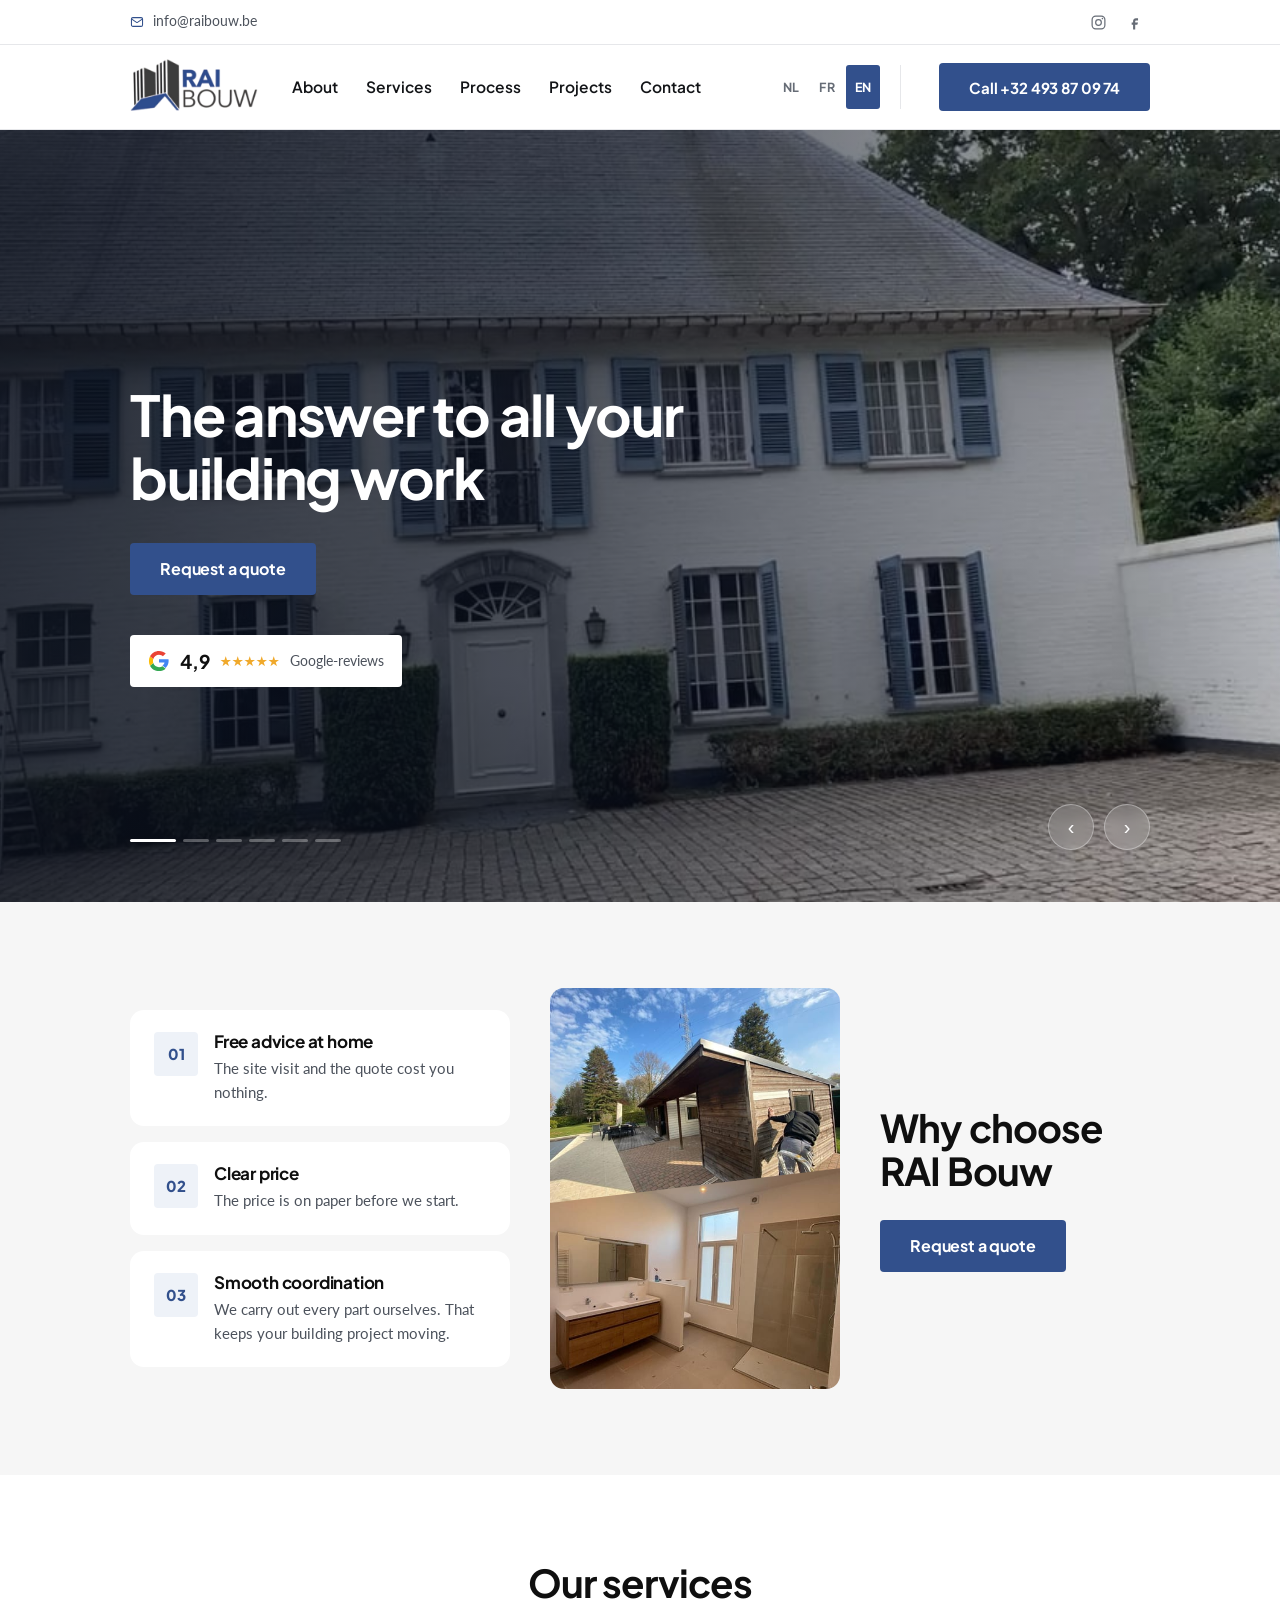
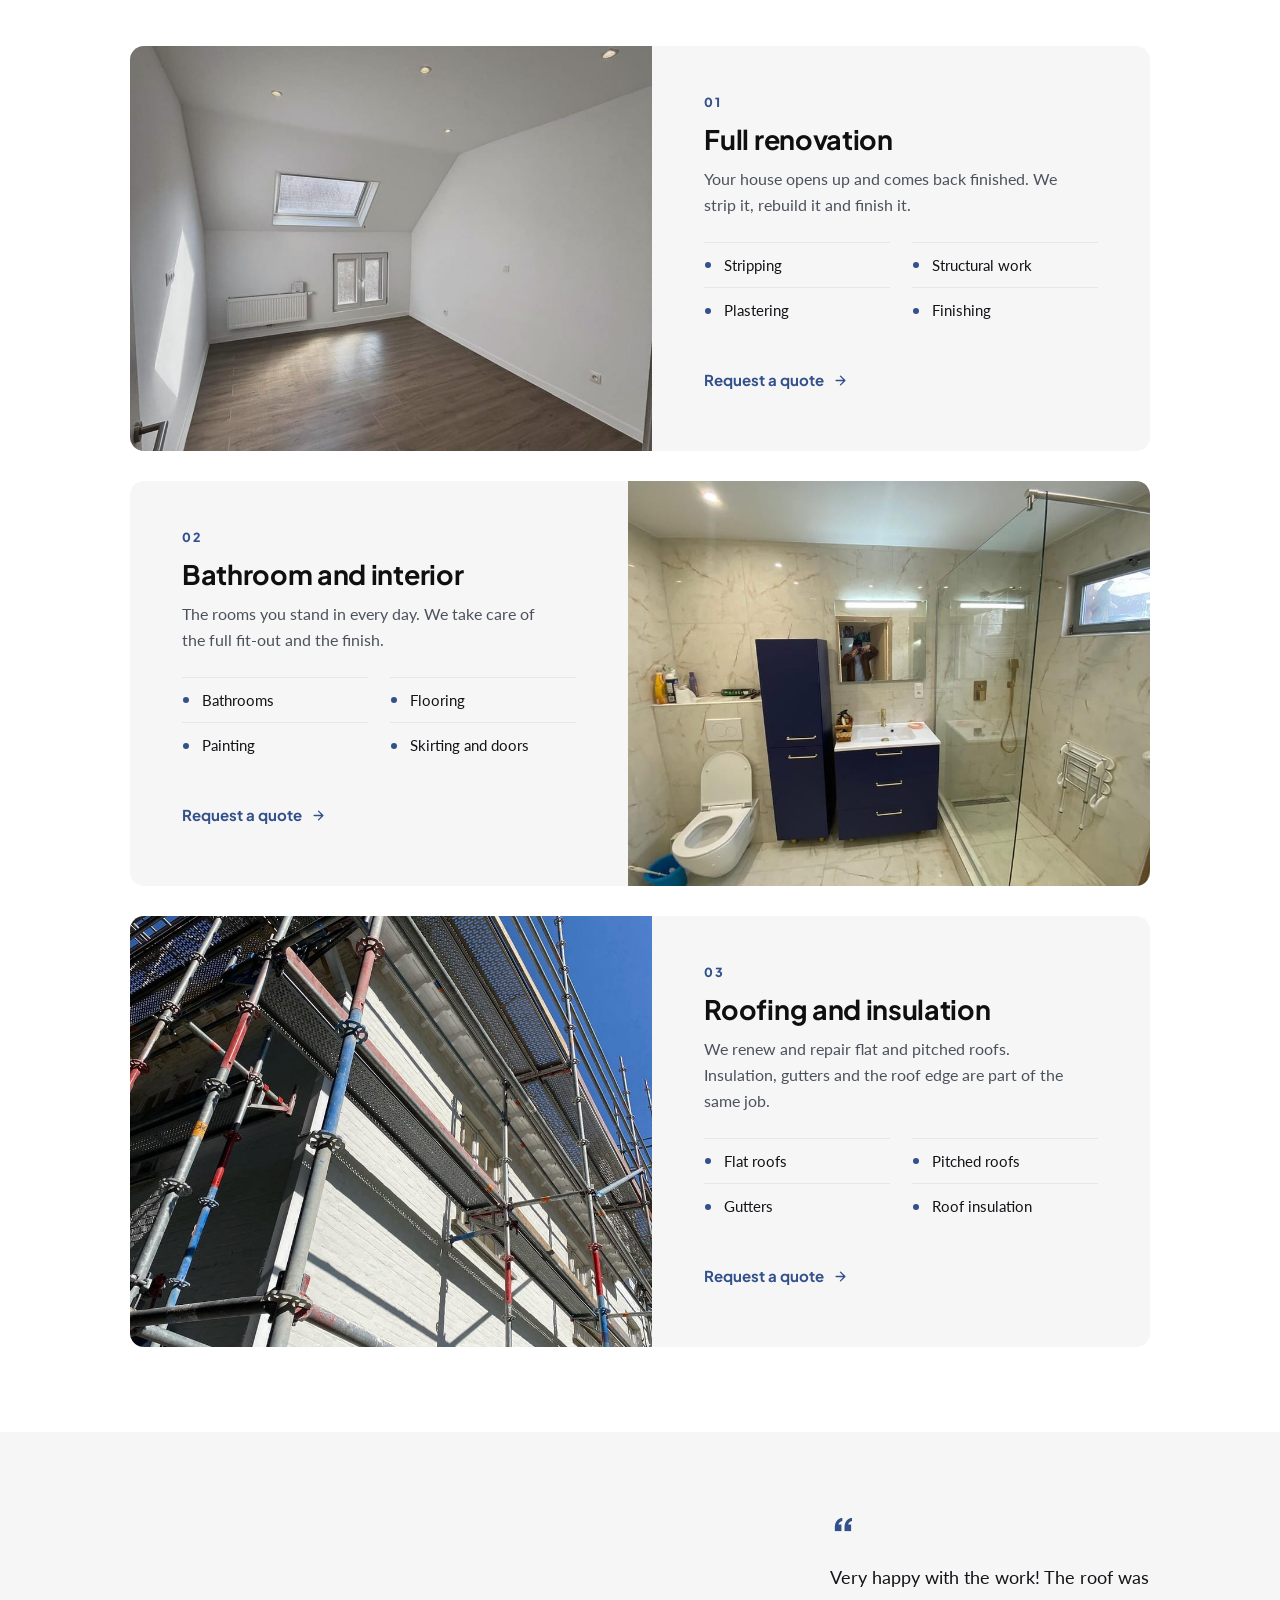
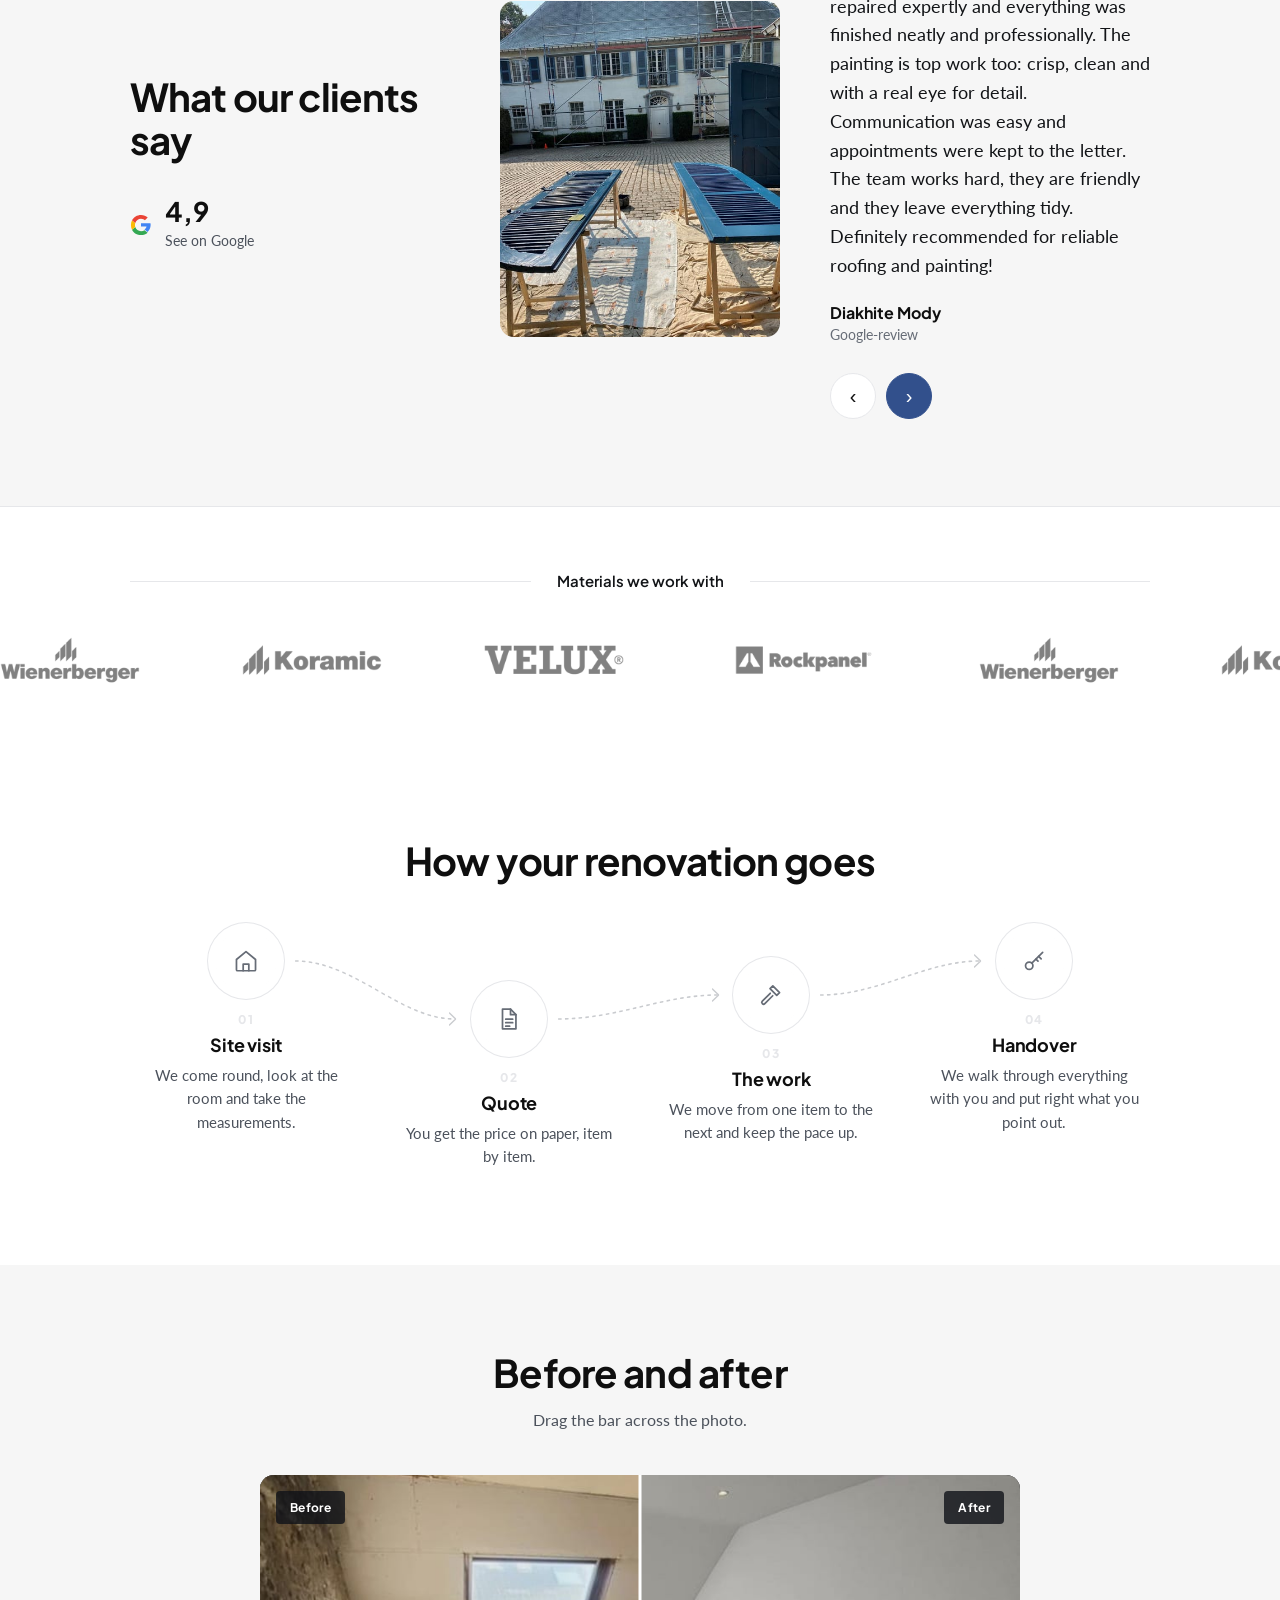
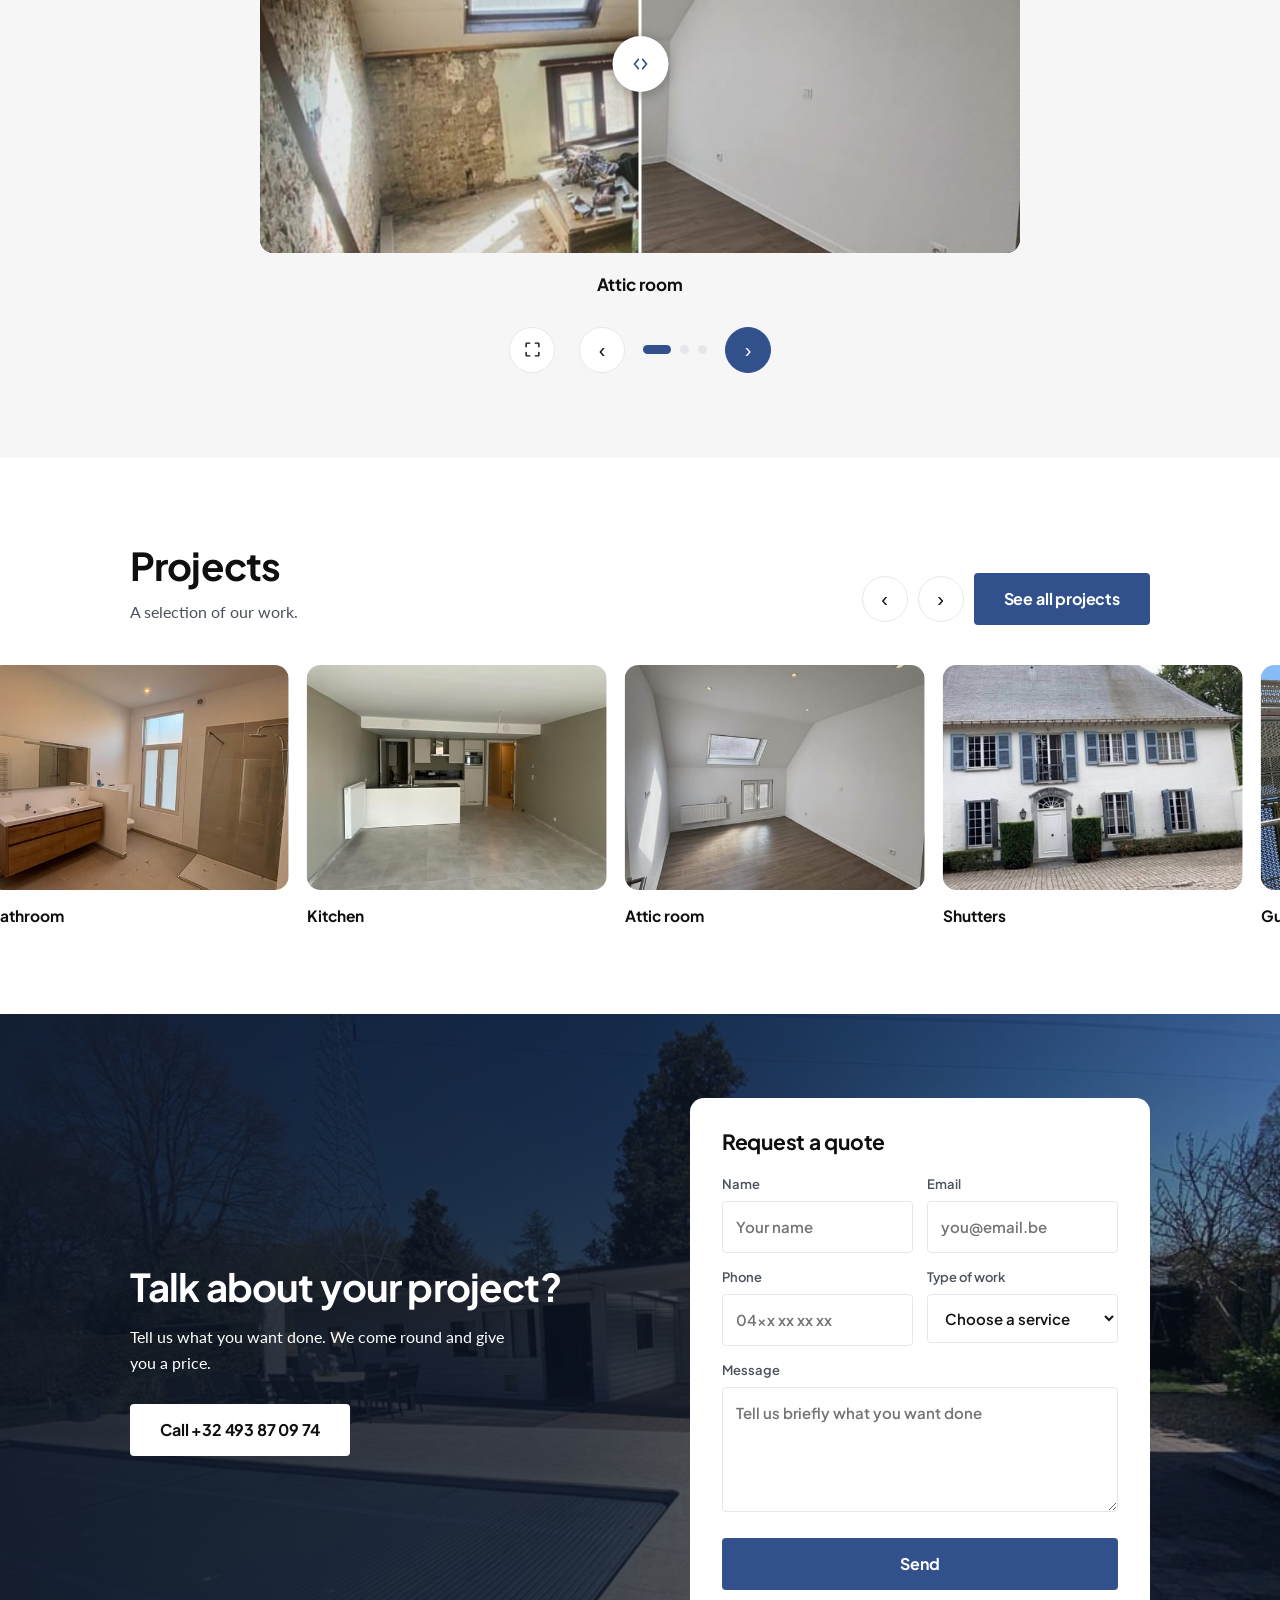
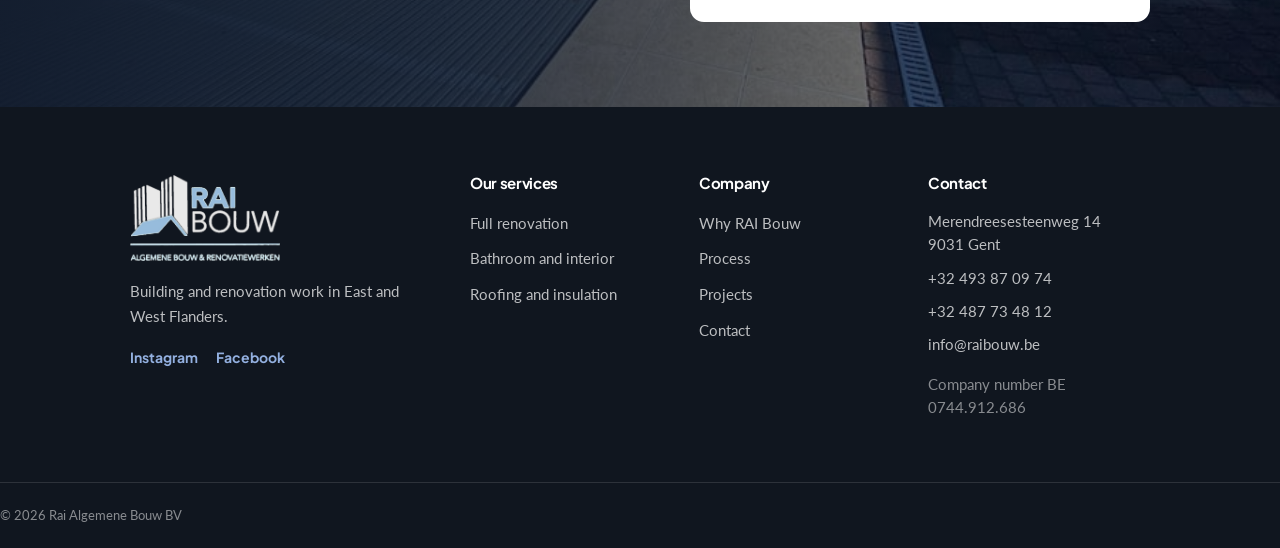
<file: en/index.html>
<!doctype html>
<html lang="en">
<head>
<meta charset="utf-8">
<meta name="viewport" content="width=device-width, initial-scale=1">
<meta name="robots" content="noindex, nofollow">
<title>RAI Bouw | Building and renovation work in East and West Flanders</title>
<meta name="description" content="RAI Bouw renovates houses and apartments in East and West Flanders. Bathrooms, roofing, painting, flooring and full renovations.">
<link rel="preconnect" href="https://fonts.googleapis.com">
<link rel="preconnect" href="https://fonts.gstatic.com" crossorigin>
<link href="https://fonts.googleapis.com/css2?family=Plus+Jakarta+Sans:wght@400;500;600;700;800&family=Lato:wght@400;700&display=swap" rel="stylesheet">
<link rel="icon" href="../img/merkteken.png" type="image/png">
<link rel="apple-touch-icon" href="../img/merkteken-180.png">
<link rel="stylesheet" href="../styles.css?v=fae36856">
</head>
<body>

<div class="rb-top">
  <div class="rb-breed rb-top__in">
    <p class="rb-top__mail"><a href="mailto:info@raibouw.be"><svg viewBox="0 0 24 24" width="14" height="14" fill="none" stroke="currentColor" stroke-width="1.8" stroke-linecap="round" stroke-linejoin="round" aria-hidden="true"><rect x="2.5" y="4.5" width="19" height="15" rx="2.5"/><path d="m3 7 8.2 5.6a1.5 1.5 0 0 0 1.6 0L21 7"/></svg>info@raibouw.be</a></p>
    <p class="rb-top__soc">
      <a href="https://www.instagram.com/rai.algemene.bouw/" target="_blank" rel="noopener noreferrer" aria-label="Instagram"><svg viewBox="0 0 24 24" width="17" height="17" fill="none" stroke="currentColor" stroke-width="1.7"><rect x="3" y="3" width="18" height="18" rx="5"/><circle cx="12" cy="12" r="4"/><circle cx="17.5" cy="6.5" r="1.1" fill="currentColor" stroke="none"/></svg></a>
      <a href="https://www.facebook.com/Rai.algemene.bouw/" target="_blank" rel="noopener noreferrer" aria-label="Facebook"><svg viewBox="0 0 24 24" width="17" height="17" fill="currentColor"><path d="M14 9h3V6h-3c-2.2 0-4 1.8-4 4v2H8v3h2v7h3v-7h3l1-3h-4v-2c0-.6.4-1 1-1z"/></svg></a>
    </p>
  </div>
</div>

<header class="rb-kop" id="kop">
  <div class="rb-breed rb-kop__in">
    <a class="rb-logo" href="#top" aria-label="RAI Bouw"><img src="../img/logo-kop.png" alt="Logo van RAI Bouw" width="640" height="284"></a>
    <nav class="rb-nav" aria-label="Hoofdmenu">
      <ul><li><a href="#waarom">About</a></li><li><a href="#diensten">Services</a></li><li><a href="#werkwijze">Process</a></li><li><a href="#realisaties">Projects</a></li><li><a href="#contact">Contact</a></li></ul>
    </nav>
    <p class="rb-talen rb-talen--kop"><a class="rb-taal" href="../index.html" hreflang="nl">NL</a><a class="rb-taal" href="../fr/index.html" hreflang="fr">FR</a><span class="rb-taal is-aan" aria-current="true">EN</span></p>
    <a class="rb-knop rb-knop--vol rb-kop__bel" href="tel:+32493870974">Call +32 493 87 09 74</a>
    <button class="rb-menuknop" type="button" aria-expanded="false" aria-controls="rb-mobielmenu" aria-label="Menu openen"><span class="rb-menuknop__lijnen" aria-hidden="true"><span></span><span></span><span></span></span></button>
  </div>
  <div class="rb-mobielmenu" id="rb-mobielmenu" hidden>
    <ul><li><a href="#waarom">About</a></li><li><a href="#diensten">Services</a></li><li><a href="#werkwijze">Process</a></li><li><a href="#realisaties">Projects</a></li><li><a href="#contact">Contact</a></li></ul>
    <p class="rb-talen rb-talen--menu"><a class="rb-taal" href="../index.html" hreflang="nl">NL</a><a class="rb-taal" href="../fr/index.html" hreflang="fr">FR</a><span class="rb-taal is-aan" aria-current="true">EN</span></p>
    <a class="rb-knop rb-knop--vol rb-mobielmenu__knop" href="#contact">Request a quote</a>
  </div>
</header>
<main>

<section class="rb-hero" id="top" data-aantal="6">
  <div class="rb-hero__foto">
    <figure class="rb-dia is-aan" data-i="0"><img class="" src="../img/gevel-luiken-900.jpg" srcset="../img/gevel-luiken-500.jpg 500w, ../img/gevel-luiken-900.jpg 900w" sizes="100vw" alt="Manor house with its blue shutters repainted" loading="eager" decoding="async"></figure><figure class="rb-dia" data-i="1"><img class="" src="../img/bijgebouw-na-900.jpg" srcset="../img/bijgebouw-na-500.jpg 500w, ../img/bijgebouw-na-900.jpg 900w" sizes="100vw" alt="Finished annex with new white cladding beside the pool" loading="lazy" decoding="async"></figure><figure class="rb-dia" data-i="2"><img class="" src="../img/keuken-na-900.jpg" srcset="../img/keuken-na-500.jpg 500w, ../img/keuken-na-900.jpg 900w" sizes="100vw" alt="Finished kitchen and living room with a new tiled floor" loading="lazy" decoding="async"></figure><figure class="rb-dia" data-i="3"><img class="" src="../img/badkamer2-na-900.jpg" srcset="../img/badkamer2-na-500.jpg 500w, ../img/badkamer2-na-900.jpg 900w" sizes="100vw" alt="Finished bathroom with marble-look tiles and a walk-in shower" loading="lazy" decoding="async"></figure><figure class="rb-dia" data-i="4"><img class="" src="../img/zolder-na-900.jpg" srcset="../img/zolder-na-500.jpg 500w, ../img/zolder-na-900.jpg 900w" sizes="100vw" alt="Finished attic bedroom with a wooden floor" loading="lazy" decoding="async"></figure><figure class="rb-dia" data-i="5"><img class="" src="../img/badkamer1-na-900.jpg" srcset="../img/badkamer1-na-500.jpg 500w, ../img/badkamer1-na-900.jpg 900w" sizes="100vw" alt="Finished bathroom with a wooden unit and double basin" loading="lazy" decoding="async"></figure>
  </div>
  <div class="rb-breed rb-hero__in">
    <h1>The answer to all&nbsp;your<br> building work</h1>
    
    <div class="rb-hero__knoppen">
      <a class="rb-knop rb-knop--vol" href="#contact">Request a quote</a>
    </div>
    <div class="rb-bewijs">
      <a class="rb-bewijs__google" href="https://www.google.com/maps/place/Rai+Algemene+Bouw+BV/data=!4m7!3m6!1s0x47c36e3eb13c4f7f:0xb4e6f4acdb83bfb9!8m2!3d51.0656308!4d3.6220552!16s%2Fg%2F11mv_4k63f!19sChIJf088sT5uw0cRub-D26z05rQ" target="_blank" rel="noopener noreferrer" aria-label="See on Google"><svg class="rb-g" viewBox="0 0 48 48" width="22" height="22" aria-hidden="true"><path fill="#4285F4" d="M45 24c0-1.6-.1-2.7-.4-3.9H24v7.1h12c-.2 1.9-1.5 4.7-4.4 6.6l6.7 5.2C42.2 35.5 45 30.3 45 24z"/><path fill="#34A853" d="M24 46c5.9 0 10.9-1.9 14.5-5.3l-6.9-5.3c-1.9 1.3-4.4 2.2-7.6 2.2-5.8 0-10.7-3.8-12.5-9l-7.1 5.5C8 41.4 15.4 46 24 46z"/><path fill="#FBBC05" d="M11.5 28.6c-.5-1.4-.7-2.9-.7-4.6s.3-3.2.7-4.6l-7.1-5.5C2.9 16.9 2 20.3 2 24s.9 7.1 2.4 10.1l7.1-5.5z"/><path fill="#EA4335" d="M24 10.2c4.1 0 6.9 1.8 8.5 3.3l6.2-6C34.9 4 29.9 2 24 2 15.4 2 8 6.6 4.4 13.9l7.1 5.5c1.8-5.2 6.7-9.2 12.5-9.2z"/></svg><b>4,9</b><span class="rb-bewijs__sterren"><span class="rb-ster" aria-hidden="true">★</span><span class="rb-ster" aria-hidden="true">★</span><span class="rb-ster" aria-hidden="true">★</span><span class="rb-ster" aria-hidden="true">★</span><span class="rb-ster" aria-hidden="true">★</span></span><span>Google-reviews</span></a>
    </div>
  </div>
  <div class="rb-hero__bediening">
    <button class="rb-rond rb-rond--glas" type="button" data-dia="vorige" aria-label="Previous photo">‹</button>
    <button class="rb-rond rb-rond--glas" type="button" data-dia="volgende" aria-label="Next photo">›</button>
  </div>
  <div class="rb-hero__streep" aria-hidden="true"><span class="rb-hero__tik is-aan"></span><span class="rb-hero__tik"></span><span class="rb-hero__tik"></span><span class="rb-hero__tik"></span><span class="rb-hero__tik"></span><span class="rb-hero__tik"></span></div>
</section>

<section class="rb-band rb-band--grijs rb-waarom" id="waarom">
  <div class="rb-breed rb-waarom__in">
    <div class="rb-waarom__tekst rb-op">
      <h2>Why choose RAI Bouw</h2>
      
      <a class="rb-knop rb-knop--vol" href="#contact">Request a quote</a>
    </div>
    <ul class="rb-redenen">
      <li class="rb-reden rb-op">
        <span class="rb-reden__nr">01</span>
        <div><h3>Free advice at home</h3><p>The site visit and the quote cost you nothing.</p></div>
      </li><li class="rb-reden rb-op">
        <span class="rb-reden__nr">02</span>
        <div><h3>Clear price</h3><p>The price is on paper before we start.</p></div>
      </li><li class="rb-reden rb-op">
        <span class="rb-reden__nr">03</span>
        <div><h3>Smooth coordination</h3><p>We carry out every part ourselves. That keeps your building project moving.</p></div>
      </li>
    </ul>
    <figure class="rb-duo rb-op"><img class="rb-duo__a" src="../img/bijgebouw-voor-900.jpg" srcset="../img/bijgebouw-voor-500.jpg 500w, ../img/bijgebouw-voor-900.jpg 900w" sizes="(max-width:1000px) 92vw, 330px" alt="Work on the wooden cladding of an annex" loading="lazy" decoding="async"><img class="rb-duo__b" src="../img/badkamer1-na-900.jpg" srcset="../img/badkamer1-na-500.jpg 500w, ../img/badkamer1-na-900.jpg 900w" sizes="(max-width:1000px) 92vw, 330px" alt="Finished bathroom with a wooden unit and double basin" loading="lazy" decoding="async"></figure>
  </div>
</section>

<section class="rb-band rb-diensten" id="diensten">
  <div class="rb-breed">
    <div class="rb-kopblok rb-kopblok--mid rb-op">
      <h2>Our services</h2>
      
    </div>
    <div class="rb-rijen">
      <article class="rb-rij rb-op" id="d-totaalrenovatie">
        <div class="rb-rij__beeld"><img class="" src="../img/zolder-na-900.jpg" srcset="../img/zolder-na-500.jpg 500w, ../img/zolder-na-900.jpg 900w" sizes="(max-width:900px) 92vw, 600px" alt="Finished attic bedroom after a full renovation" loading="lazy" decoding="async"></div>
        <div class="rb-rij__tekst">
          <span class="rb-rij__nr">01</span>
          <h3>Full renovation</h3>
          <p>Your house opens up and comes back finished. We strip it, rebuild it and finish it.</p>
          <ul class="rb-rij__lijst"><li>Stripping</li><li>Structural work</li><li>Plastering</li><li>Finishing</li></ul>
          <a class="rb-rij__link" href="#contact">Request a quote<svg viewBox="0 0 24 24" width="15" height="15" fill="none" stroke="currentColor" stroke-width="2.2" stroke-linecap="round" stroke-linejoin="round" aria-hidden="true"><path d="M5 12h13M12 5l7 7-7 7"/></svg></a>
        </div>
      </article><article class="rb-rij rb-rij--om rb-op" id="d-interieur">
        <div class="rb-rij__beeld"><img class="" src="../img/badkamer2-na-900.jpg" srcset="../img/badkamer2-na-500.jpg 500w, ../img/badkamer2-na-900.jpg 900w" sizes="(max-width:900px) 92vw, 600px" alt="Finished bathroom with marble-look tiles and a walk-in shower" loading="lazy" decoding="async"></div>
        <div class="rb-rij__tekst">
          <span class="rb-rij__nr">02</span>
          <h3>Bathroom and interior</h3>
          <p>The rooms you stand in every day. We take care of the full fit-out and the finish.</p>
          <ul class="rb-rij__lijst"><li>Bathrooms</li><li>Flooring</li><li>Painting</li><li>Skirting and doors</li></ul>
          <a class="rb-rij__link" href="#contact">Request a quote<svg viewBox="0 0 24 24" width="15" height="15" fill="none" stroke="currentColor" stroke-width="2.2" stroke-linecap="round" stroke-linejoin="round" aria-hidden="true"><path d="M5 12h13M12 5l7 7-7 7"/></svg></a>
        </div>
      </article><article class="rb-rij rb-op" id="d-dak">
        <div class="rb-rij__beeld"><img class="" src="../img/dak-stelling-900.jpg" srcset="../img/dak-stelling-500.jpg 500w, ../img/dak-stelling-900.jpg 900w" sizes="(max-width:900px) 92vw, 600px" alt="Scaffolding along the facade during roofing work" loading="lazy" decoding="async"></div>
        <div class="rb-rij__tekst">
          <span class="rb-rij__nr">03</span>
          <h3>Roofing and insulation</h3>
          <p>We renew and repair flat and pitched roofs. Insulation, gutters and the roof edge are part of the same job.</p>
          <ul class="rb-rij__lijst"><li>Flat roofs</li><li>Pitched roofs</li><li>Gutters</li><li>Roof insulation</li></ul>
          <a class="rb-rij__link" href="#contact">Request a quote<svg viewBox="0 0 24 24" width="15" height="15" fill="none" stroke="currentColor" stroke-width="2.2" stroke-linecap="round" stroke-linejoin="round" aria-hidden="true"><path d="M5 12h13M12 5l7 7-7 7"/></svg></a>
        </div>
      </article>
    </div>
  </div>
</section>

<section class="rb-band rb-band--grijs rb-reviews" id="reviews">
  <div class="rb-breed rb-reviews__in">
    <div class="rb-reviews__links rb-op">
      <h2>What our clients say</h2>
      <a class="rb-score" href="https://www.google.com/maps/place/Rai+Algemene+Bouw+BV/data=!4m7!3m6!1s0x47c36e3eb13c4f7f:0xb4e6f4acdb83bfb9!8m2!3d51.0656308!4d3.6220552!16s%2Fg%2F11mv_4k63f!19sChIJf088sT5uw0cRub-D26z05rQ" target="_blank" rel="noopener noreferrer"><svg class="rb-g" viewBox="0 0 48 48" width="22" height="22" aria-hidden="true"><path fill="#4285F4" d="M45 24c0-1.6-.1-2.7-.4-3.9H24v7.1h12c-.2 1.9-1.5 4.7-4.4 6.6l6.7 5.2C42.2 35.5 45 30.3 45 24z"/><path fill="#34A853" d="M24 46c5.9 0 10.9-1.9 14.5-5.3l-6.9-5.3c-1.9 1.3-4.4 2.2-7.6 2.2-5.8 0-10.7-3.8-12.5-9l-7.1 5.5C8 41.4 15.4 46 24 46z"/><path fill="#FBBC05" d="M11.5 28.6c-.5-1.4-.7-2.9-.7-4.6s.3-3.2.7-4.6l-7.1-5.5C2.9 16.9 2 20.3 2 24s.9 7.1 2.4 10.1l7.1-5.5z"/><path fill="#EA4335" d="M24 10.2c4.1 0 6.9 1.8 8.5 3.3l6.2-6C34.9 4 29.9 2 24 2 15.4 2 8 6.6 4.4 13.9l7.1 5.5c1.8-5.2 6.7-9.2 12.5-9.2z"/></svg><div><b>4,9</b><span>See on Google</span></div></a>
    </div>
    <div class="rb-reviews__beeld rb-op"><img class="" src="../img/luiken-gevel-900.jpg" srcset="../img/luiken-gevel-500.jpg 500w, ../img/luiken-gevel-900.jpg 900w" sizes="(max-width:1000px) 92vw, 280px" alt="Manor house where RAI Bouw repainted the shutters" loading="lazy" decoding="async"></div>
    <div class="rb-reviews__spoorvak rb-op">
      <div class="rb-revvak"><ul class="rb-revspoor" data-aantal="5">
        <li class="rb-rev">
          <span class="rb-rev__aanhaling" aria-hidden="true">&ldquo;</span>
          <p class="rb-rev__tekst">Very happy with the work! The roof was repaired expertly and everything was finished neatly and professionally. The painting is top work too: crisp, clean and with a real eye for detail. Communication was easy and appointments were kept to the letter. The team works hard, they are friendly and they leave everything tidy. Definitely recommended for reliable roofing and painting!</p>
          <p class="rb-rev__naam">Diakhite Mody</p>
          <p class="rb-rev__bron">Google-review</p>
        </li><li class="rb-rev">
          <span class="rb-rev__aanhaling" aria-hidden="true">&ldquo;</span>
          <p class="rb-rev__tekst">Renewal of our flat roof and insulation of part of a pitched roof in our apartment building in Ghent. Easy contact and appointments kept.</p>
          <p class="rb-rev__naam">Laurenzo Roman</p>
          <p class="rb-rev__bron">Google-review</p>
        </li><li class="rb-rev">
          <span class="rb-rev__aanhaling" aria-hidden="true">&ldquo;</span>
          <p class="rb-rev__tekst">Very fast service, finishing with an eye for detail, order and tidiness top class! The owner is a very easy-going and friendly person, a real recommendation for all your roofing work.</p>
          <p class="rb-rev__naam">Lorenzo Huys</p>
          <p class="rb-rev__bron">Google-review</p>
        </li><li class="rb-rev">
          <span class="rb-rev__aanhaling" aria-hidden="true">&ldquo;</span>
          <p class="rb-rev__tekst">The painting work on our roof was done very well! Very friendly and clear communication with the owner, good follow-up of the works and a fine result!</p>
          <p class="rb-rev__naam">Virginie Roussel</p>
          <p class="rb-rev__bron">Google-review</p>
        </li><li class="rb-rev">
          <span class="rb-rev__aanhaling" aria-hidden="true">&ldquo;</span>
          <p class="rb-rev__tekst">Definitely recommended for roofing, both pitched and flat roofs. Top service.</p>
          <p class="rb-rev__naam">jeroen de moor</p>
          <p class="rb-rev__bron">Google-review</p>
        </li>
      </ul></div>
      <div class="rb-reviews__bediening">
        <button class="rb-rond" type="button" data-rev="vorige" aria-label="Previous review">‹</button>
        <button class="rb-rond rb-rond--vol" type="button" data-rev="volgende" aria-label="Next review">›</button>
      </div>
    </div>
  </div>
</section>

<section class="rb-merken" aria-label="Materials we work with">
  <div class="rb-breed rb-merken__kop rb-op"><span class="rb-merken__lijn" aria-hidden="true"></span><p>Materials we work with</p><span class="rb-merken__lijn" aria-hidden="true"></span></div>
  <div class="rb-loop rb-loop--merken">
    <div class="rb-loop__spoor rb-loop__spoor--traag"><span class="rb-merk"><img src="../img/merken/Wienerberger-donker.png" alt="Wienerberger" loading="lazy" decoding="async"></span><span class="rb-merk"><img src="../img/merken/Koramic-donker.png" alt="Koramic" loading="lazy" decoding="async"></span><span class="rb-merk"><img src="../img/merken/Velux-donker.png" alt="Velux" loading="lazy" decoding="async"></span><span class="rb-merk"><img src="../img/merken/rockpanel-donker.png" alt="Rockpanel" loading="lazy" decoding="async"></span><span class="rb-merk"><img src="../img/merken/Wienerberger-donker.png" alt="Wienerberger" loading="lazy" decoding="async"></span><span class="rb-merk"><img src="../img/merken/Koramic-donker.png" alt="Koramic" loading="lazy" decoding="async"></span><span class="rb-merk"><img src="../img/merken/Velux-donker.png" alt="Velux" loading="lazy" decoding="async"></span><span class="rb-merk"><img src="../img/merken/rockpanel-donker.png" alt="Rockpanel" loading="lazy" decoding="async"></span><span class="rb-merk"><img src="../img/merken/Wienerberger-donker.png" alt="Wienerberger" loading="lazy" decoding="async"></span><span class="rb-merk"><img src="../img/merken/Koramic-donker.png" alt="Koramic" loading="lazy" decoding="async"></span><span class="rb-merk"><img src="../img/merken/Velux-donker.png" alt="Velux" loading="lazy" decoding="async"></span><span class="rb-merk"><img src="../img/merken/rockpanel-donker.png" alt="Rockpanel" loading="lazy" decoding="async"></span><span class="rb-merk"><img src="../img/merken/Wienerberger-donker.png" alt="Wienerberger" loading="lazy" decoding="async"></span><span class="rb-merk"><img src="../img/merken/Koramic-donker.png" alt="Koramic" loading="lazy" decoding="async"></span><span class="rb-merk"><img src="../img/merken/Velux-donker.png" alt="Velux" loading="lazy" decoding="async"></span><span class="rb-merk"><img src="../img/merken/rockpanel-donker.png" alt="Rockpanel" loading="lazy" decoding="async"></span></div>
  </div>
</section>

<section class="rb-band rb-werkwijze" id="werkwijze">
  <div class="rb-breed">
    <div class="rb-kopblok rb-kopblok--mid rb-op">
      <h2>How your renovation goes</h2>
      <p></p>
    </div>
    <ol class="rb-stappen">
      <li class="rb-stap rb-op" style="--op:0px">
        <span class="rb-stap__bol"><svg viewBox="0 0 24 24" width="26" height="26" fill="none" stroke="currentColor" stroke-width="1.6" stroke-linecap="round" stroke-linejoin="round" aria-hidden="true"><path d="M3.2 10.6 12 3.4l8.8 7.2V20a1 1 0 0 1-1 1H4.2a1 1 0 0 1-1-1z"/><path d="M9.4 21v-6.2h5.2V21"/></svg></span>
        <span class="rb-stap__nr">01</span>
        <h3>Site visit</h3>
        <p>We come round, look at the room and take the measurements.</p>
        <span class="rb-boog" style="--mid:60.0px" aria-hidden="true"><svg viewBox="0 0 300 120" preserveAspectRatio="none" fill="none" stroke="currentColor" stroke-width="1.6" vector-effect="non-scaling-stroke" stroke-linecap="round" stroke-linejoin="round"><path d="M6 31.0 C110 31.0, 190 89.0, 286 89.0" stroke-dasharray="5 7"/><path d="M277 83.0 L288 89.0 L277 95.0"/></svg></span>
      </li><li class="rb-stap rb-op" style="--op:58px">
        <span class="rb-stap__bol"><svg viewBox="0 0 24 24" width="26" height="26" fill="none" stroke="currentColor" stroke-width="1.6" stroke-linecap="round" stroke-linejoin="round" aria-hidden="true"><path d="M6 2.9h7.4L18.4 8v13.1H6z"/><path d="M13.4 2.9V8h5"/><path d="M9 12.2h6.4M9 15.4h6.4M9 18.6h3.6"/></svg></span>
        <span class="rb-stap__nr">02</span>
        <h3>Quote</h3>
        <p>You get the price on paper, item by item.</p>
        <span class="rb-boog" style="--mid:19.0px" aria-hidden="true"><svg viewBox="0 0 300 120" preserveAspectRatio="none" fill="none" stroke="currentColor" stroke-width="1.6" vector-effect="non-scaling-stroke" stroke-linecap="round" stroke-linejoin="round"><path d="M6 72.0 C110 72.0, 190 48.0, 286 48.0" stroke-dasharray="5 7"/><path d="M277 42.0 L288 48.0 L277 54.0"/></svg></span>
      </li><li class="rb-stap rb-op" style="--op:34px">
        <span class="rb-stap__bol"><svg viewBox="0 0 24 24" width="26" height="26" fill="none" stroke="currentColor" stroke-width="1.6" stroke-linecap="round" stroke-linejoin="round" aria-hidden="true"><path d="M13.7 3.6 19.9 9.8l-2.6 2.6-6.2-6.2z"/><path d="M11.3 10.4 4 17.7a1.6 1.6 0 0 0 2.3 2.3l7.3-7.3"/></svg></span>
        <span class="rb-stap__nr">03</span>
        <h3>The work</h3>
        <p>We move from one item to the next and keep the pace up.</p>
        <span class="rb-boog" style="--mid:14.0px" aria-hidden="true"><svg viewBox="0 0 300 120" preserveAspectRatio="none" fill="none" stroke="currentColor" stroke-width="1.6" vector-effect="non-scaling-stroke" stroke-linecap="round" stroke-linejoin="round"><path d="M6 77.0 C110 77.0, 190 43.0, 286 43.0" stroke-dasharray="5 7"/><path d="M277 37.0 L288 43.0 L277 49.0"/></svg></span>
      </li><li class="rb-stap rb-op" style="--op:0px">
        <span class="rb-stap__bol"><svg viewBox="0 0 24 24" width="26" height="26" fill="none" stroke="currentColor" stroke-width="1.6" stroke-linecap="round" stroke-linejoin="round" aria-hidden="true"><circle cx="7.6" cy="16.4" r="3.4"/><path d="M10 14 20 4"/><path d="M16.3 7.7l2.3 2.3M13.8 10.2l1.9 1.9"/></svg></span>
        <span class="rb-stap__nr">04</span>
        <h3>Handover</h3>
        <p>We walk through everything with you and put right what you point out.</p>
        
      </li>
    </ol>
  </div>
</section>

<section class="rb-band rb-band--grijs rb-voorna" id="voorna">
  <div class="rb-breed">
    <div class="rb-kopblok rb-kopblok--mid rb-op">
      <h2>Before and after</h2>
      <p>Drag the bar across the photo.</p>
    </div>
    <div class="rb-schuif rb-op" data-aantal="3">
      <figure class="rb-schuif__paar is-aan" data-i="0">
        <div class="rb-schuif__vak" style="--verhouding:125.07%;--breed:1440;--hoog:1801">
          <div class="rb-schuif__na"><img class="" src="../img/zolder-na-900.jpg" srcset="../img/zolder-na-500.jpg 500w, ../img/zolder-na-900.jpg 900w" sizes="(max-width:1000px) 92vw, 960px" alt="Finished attic room with white walls and a wooden floor" loading="eager" decoding="async"><span class="rb-schuif__merk rb-schuif__merk--na">After</span></div>
          <div class="rb-schuif__voor"><img class="" src="../img/zolder-voor-900.jpg" srcset="../img/zolder-voor-500.jpg 500w, ../img/zolder-voor-900.jpg 900w" sizes="(max-width:1000px) 92vw, 960px" alt="Attic room stripped back to the brick wall" loading="eager" decoding="async"><span class="rb-schuif__merk rb-schuif__merk--voor">Before</span></div>
          <input class="rb-schuif__bereik" type="range" min="0" max="100" value="50" step="0.1" aria-label="Drag the bar across the photo.">
          <span class="rb-schuif__lijn" style="left:50%"><span class="rb-schuif__greep" aria-hidden="true"><svg viewBox="0 0 24 24" width="18" height="18" fill="none" stroke="currentColor" stroke-width="2.4" stroke-linecap="round" stroke-linejoin="round"><path d="M9 6l-5 6 5 6M15 6l5 6-5 6"/></svg></span></span>
        </div>
        <button class="rb-schuif__sluit" type="button" data-sluit aria-label="Close"><svg viewBox="0 0 24 24" width="20" height="20" fill="none" stroke="currentColor" stroke-width="2.2" stroke-linecap="round" aria-hidden="true"><path d="M6 6l12 12M18 6L6 18"/></svg></button>
        <figcaption>Attic room</figcaption>
      </figure><figure class="rb-schuif__paar" data-i="1" hidden>
        <div class="rb-schuif__vak" style="--verhouding:75.35%;--breed:1440;--hoog:1085">
          <div class="rb-schuif__na"><img class="" src="../img/keuken-na-900.jpg" srcset="../img/keuken-na-500.jpg 500w, ../img/keuken-na-900.jpg 900w" sizes="(max-width:1000px) 92vw, 960px" alt="Finished kitchen with a white island and grey tiled floor" loading="eager" decoding="async"><span class="rb-schuif__merk rb-schuif__merk--na">After</span></div>
          <div class="rb-schuif__voor"><img class="" src="../img/keuken-voor-900.jpg" srcset="../img/keuken-voor-500.jpg 500w, ../img/keuken-voor-900.jpg 900w" sizes="(max-width:1000px) 92vw, 960px" alt="Kitchen sheeted off during the work" loading="eager" decoding="async"><span class="rb-schuif__merk rb-schuif__merk--voor">Before</span></div>
          <input class="rb-schuif__bereik" type="range" min="0" max="100" value="50" step="0.1" aria-label="Drag the bar across the photo.">
          <span class="rb-schuif__lijn" style="left:50%"><span class="rb-schuif__greep" aria-hidden="true"><svg viewBox="0 0 24 24" width="18" height="18" fill="none" stroke="currentColor" stroke-width="2.4" stroke-linecap="round" stroke-linejoin="round"><path d="M9 6l-5 6 5 6M15 6l5 6-5 6"/></svg></span></span>
        </div>
        <button class="rb-schuif__sluit" type="button" data-sluit aria-label="Close"><svg viewBox="0 0 24 24" width="20" height="20" fill="none" stroke="currentColor" stroke-width="2.2" stroke-linecap="round" aria-hidden="true"><path d="M6 6l12 12M18 6L6 18"/></svg></button>
        <figcaption>Kitchen</figcaption>
      </figure><figure class="rb-schuif__paar" data-i="2" hidden>
        <div class="rb-schuif__vak" style="--verhouding:75.35%;--breed:1440;--hoog:1085">
          <div class="rb-schuif__na"><img class="" src="../img/kamer-na-900.jpg" srcset="../img/kamer-na-500.jpg 500w, ../img/kamer-na-900.jpg 900w" sizes="(max-width:1000px) 92vw, 960px" alt="The same bedroom painted in olive green and blue-green" loading="eager" decoding="async"><span class="rb-schuif__merk rb-schuif__merk--na">After</span></div>
          <div class="rb-schuif__voor"><img class="" src="../img/kamer-voor-900.jpg" srcset="../img/kamer-voor-500.jpg 500w, ../img/kamer-voor-900.jpg 900w" sizes="(max-width:1000px) 92vw, 960px" alt="Bedroom with bare plaster and a masked window" loading="eager" decoding="async"><span class="rb-schuif__merk rb-schuif__merk--voor">Before</span></div>
          <input class="rb-schuif__bereik" type="range" min="0" max="100" value="50" step="0.1" aria-label="Drag the bar across the photo.">
          <span class="rb-schuif__lijn" style="left:50%"><span class="rb-schuif__greep" aria-hidden="true"><svg viewBox="0 0 24 24" width="18" height="18" fill="none" stroke="currentColor" stroke-width="2.4" stroke-linecap="round" stroke-linejoin="round"><path d="M9 6l-5 6 5 6M15 6l5 6-5 6"/></svg></span></span>
        </div>
        <button class="rb-schuif__sluit" type="button" data-sluit aria-label="Close"><svg viewBox="0 0 24 24" width="20" height="20" fill="none" stroke="currentColor" stroke-width="2.2" stroke-linecap="round" aria-hidden="true"><path d="M6 6l12 12M18 6L6 18"/></svg></button>
        <figcaption>Painting</figcaption>
      </figure>
      <div class="rb-schuif__bediening">
        <button class="rb-rond rb-schuif__groot" type="button" data-groot aria-label="Full screen"><svg viewBox="0 0 24 24" width="17" height="17" fill="none" stroke="currentColor" stroke-width="2" stroke-linecap="round" stroke-linejoin="round" aria-hidden="true"><path d="M8 3H4a1 1 0 0 0-1 1v4M16 3h4a1 1 0 0 1 1 1v4M8 21H4a1 1 0 0 1-1-1v-4M16 21h4a1 1 0 0 0 1-1v-4"/></svg></button>
        <button class="rb-rond" type="button" data-schuif="vorige" aria-label="Previous project">‹</button>
        <div class="rb-schuif__stippen"><button class="rb-stip is-aan" type="button" data-naar="0" aria-label="Attic room"></button><button class="rb-stip" type="button" data-naar="1" aria-label="Kitchen"></button><button class="rb-stip" type="button" data-naar="2" aria-label="Painting"></button></div>
        <button class="rb-rond rb-rond--vol" type="button" data-schuif="volgende" aria-label="Next project">›</button>
      </div>
    </div>
  </div>
</section>

<section class="rb-band rb-real" id="realisaties">
  <div class="rb-breed rb-real__kop rb-op">
    <div>
      <h2>Projects</h2>
      <p>A selection of our work.</p>
    </div>
    <div class="rb-real__bediening">
      <button class="rb-rond" type="button" data-band="vorige" aria-label="Previous project">‹</button>
      <button class="rb-rond" type="button" data-band="volgende" aria-label="Next project">›</button>
      <a class="rb-knop rb-knop--vol" href="realisaties.html">See all projects</a>
    </div>
  </div>
  <div class="rb-loop" role="region" aria-label="Projects">
    <div class="rb-loop__spoor"><a class="rb-tegel" href="realisaties.html#badkamer">
  <span class="rb-tegel__beeld"><img class="" src="../img/badkamer1-na-900.jpg" srcset="../img/badkamer1-na-500.jpg 500w, ../img/badkamer1-na-900.jpg 900w" sizes="300px" alt="Finished bathroom with a wooden unit and double basin" loading="eager" decoding="async"></span>
  <span class="rb-tegel__naam">Bathroom</span>
</a><a class="rb-tegel" href="realisaties.html#keuken">
  <span class="rb-tegel__beeld"><img class="" src="../img/keuken-na-900.jpg" srcset="../img/keuken-na-500.jpg 500w, ../img/keuken-na-900.jpg 900w" sizes="300px" alt="Finished kitchen with a white island and grey tiled floor" loading="eager" decoding="async"></span>
  <span class="rb-tegel__naam">Kitchen</span>
</a><a class="rb-tegel" href="realisaties.html#zolderkamer">
  <span class="rb-tegel__beeld"><img class="" src="../img/zolder-na-900.jpg" srcset="../img/zolder-na-500.jpg 500w, ../img/zolder-na-900.jpg 900w" sizes="300px" alt="Finished attic room with white walls and a wooden floor" loading="eager" decoding="async"></span>
  <span class="rb-tegel__naam">Attic room</span>
</a><a class="rb-tegel" href="realisaties.html#luiken">
  <span class="rb-tegel__beeld"><img class="" src="../img/gevel-luiken-900.jpg" srcset="../img/gevel-luiken-500.jpg 500w, ../img/gevel-luiken-900.jpg 900w" sizes="300px" alt="Facade of the manor house with the blue shutters back in place" loading="eager" decoding="async"></span>
  <span class="rb-tegel__naam">Shutters</span>
</a><a class="rb-tegel" href="realisaties.html#dakgoten">
  <span class="rb-tegel__beeld"><img class="" src="../img/dak-rand-1600.jpg" srcset="../img/dak-rand-500.jpg 500w, ../img/dak-rand-900.jpg 900w, ../img/dak-rand-1600.jpg 1600w" sizes="300px" alt="Renewed roof edge seen from the scaffolding" loading="eager" decoding="async"></span>
  <span class="rb-tegel__naam">Gutters</span>
</a><a class="rb-tegel" href="realisaties.html#bijgebouw">
  <span class="rb-tegel__beeld"><img class="" src="../img/bijgebouw-na-900.jpg" srcset="../img/bijgebouw-na-500.jpg 500w, ../img/bijgebouw-na-900.jpg 900w" sizes="300px" alt="The same annex with new white cladding and a new window" loading="eager" decoding="async"></span>
  <span class="rb-tegel__naam">Annex</span>
</a><a class="rb-tegel" href="realisaties.html#schilderwerk">
  <span class="rb-tegel__beeld"><img class="" src="../img/kamer-na-900.jpg" srcset="../img/kamer-na-500.jpg 500w, ../img/kamer-na-900.jpg 900w" sizes="300px" alt="The same bedroom painted in olive green and blue-green" loading="eager" decoding="async"></span>
  <span class="rb-tegel__naam">Painting</span>
</a><a class="rb-tegel" href="realisaties.html#wachtruimte">
  <span class="rb-tegel__beeld"><img class="" src="../img/wachtruimte-a-900.jpg" srcset="../img/wachtruimte-a-500.jpg 500w, ../img/wachtruimte-a-900.jpg 900w" sizes="300px" alt="Waiting room with chairs along the wall and recessed spots" loading="eager" decoding="async"></span>
  <span class="rb-tegel__naam">Waiting room</span>
</a><a class="rb-tegel" href="realisaties.html#badkamer">
  <span class="rb-tegel__beeld"><img class="" src="../img/badkamer1-na-900.jpg" srcset="../img/badkamer1-na-500.jpg 500w, ../img/badkamer1-na-900.jpg 900w" sizes="300px" alt="Finished bathroom with a wooden unit and double basin" loading="eager" decoding="async"></span>
  <span class="rb-tegel__naam">Bathroom</span>
</a><a class="rb-tegel" href="realisaties.html#keuken">
  <span class="rb-tegel__beeld"><img class="" src="../img/keuken-na-900.jpg" srcset="../img/keuken-na-500.jpg 500w, ../img/keuken-na-900.jpg 900w" sizes="300px" alt="Finished kitchen with a white island and grey tiled floor" loading="eager" decoding="async"></span>
  <span class="rb-tegel__naam">Kitchen</span>
</a><a class="rb-tegel" href="realisaties.html#zolderkamer">
  <span class="rb-tegel__beeld"><img class="" src="../img/zolder-na-900.jpg" srcset="../img/zolder-na-500.jpg 500w, ../img/zolder-na-900.jpg 900w" sizes="300px" alt="Finished attic room with white walls and a wooden floor" loading="eager" decoding="async"></span>
  <span class="rb-tegel__naam">Attic room</span>
</a><a class="rb-tegel" href="realisaties.html#luiken">
  <span class="rb-tegel__beeld"><img class="" src="../img/gevel-luiken-900.jpg" srcset="../img/gevel-luiken-500.jpg 500w, ../img/gevel-luiken-900.jpg 900w" sizes="300px" alt="Facade of the manor house with the blue shutters back in place" loading="eager" decoding="async"></span>
  <span class="rb-tegel__naam">Shutters</span>
</a><a class="rb-tegel" href="realisaties.html#dakgoten">
  <span class="rb-tegel__beeld"><img class="" src="../img/dak-rand-1600.jpg" srcset="../img/dak-rand-500.jpg 500w, ../img/dak-rand-900.jpg 900w, ../img/dak-rand-1600.jpg 1600w" sizes="300px" alt="Renewed roof edge seen from the scaffolding" loading="eager" decoding="async"></span>
  <span class="rb-tegel__naam">Gutters</span>
</a><a class="rb-tegel" href="realisaties.html#bijgebouw">
  <span class="rb-tegel__beeld"><img class="" src="../img/bijgebouw-na-900.jpg" srcset="../img/bijgebouw-na-500.jpg 500w, ../img/bijgebouw-na-900.jpg 900w" sizes="300px" alt="The same annex with new white cladding and a new window" loading="eager" decoding="async"></span>
  <span class="rb-tegel__naam">Annex</span>
</a><a class="rb-tegel" href="realisaties.html#schilderwerk">
  <span class="rb-tegel__beeld"><img class="" src="../img/kamer-na-900.jpg" srcset="../img/kamer-na-500.jpg 500w, ../img/kamer-na-900.jpg 900w" sizes="300px" alt="The same bedroom painted in olive green and blue-green" loading="eager" decoding="async"></span>
  <span class="rb-tegel__naam">Painting</span>
</a><a class="rb-tegel" href="realisaties.html#wachtruimte">
  <span class="rb-tegel__beeld"><img class="" src="../img/wachtruimte-a-900.jpg" srcset="../img/wachtruimte-a-500.jpg 500w, ../img/wachtruimte-a-900.jpg 900w" sizes="300px" alt="Waiting room with chairs along the wall and recessed spots" loading="eager" decoding="async"></span>
  <span class="rb-tegel__naam">Waiting room</span>
</a></div>
  </div>
</section>

<section class="rb-cta" id="contact">
  <div class="rb-cta__foto"><img class="" src="../img/bijgebouw-breed-900.jpg" srcset="../img/bijgebouw-breed-500.jpg 500w, ../img/bijgebouw-breed-900.jpg 900w" sizes="100vw" alt="Repainted blue shutters lined up in front of a hedge" loading="lazy" decoding="async"></div>
  <div class="rb-breed rb-cta__in">
    <div class="rb-cta__tekst rb-op">
      <h2>Talk about your project?</h2>
      <p>Tell us what you want done. We come round and give you a price.</p>
      <a class="rb-knop rb-knop--wit" href="tel:+32493870974">Call +32 493 87 09 74</a>
    </div>
    <form class="rb-form rb-op" novalidate>
      <h3>Request a quote</h3>
      <div class="rb-form__rij">
        <label>Name<input type="text" name="naam" placeholder="Your name" required></label>
        <label>Email<input type="email" name="mail" placeholder="you@email.be" required></label>
      </div>
      <div class="rb-form__rij">
        <label>Phone<input type="tel" name="tel" placeholder="04xx xx xx xx"></label>
        <label>Type of work<select name="soort"><option value="">Choose a service</option><option>Full renovation</option><option>Bathroom</option><option>Kitchen</option><option>Roofing</option><option>Painting</option><option>Flooring and tiling</option><option>Plastering and finishing</option><option>Insulation</option><option>Something else</option></select></label>
      </div>
      <label class="rb-form__vol">Message<textarea name="bericht" rows="4" placeholder="Tell us briefly what you want done"></textarea></label>
      <button class="rb-knop rb-knop--vol rb-form__knop" type="submit">Send</button>
      <p class="rb-form__bedankt" hidden>Thank you. This is an example site, your message is not sent.</p>
    </form>
  </div>
</section>
</main>

<footer class="rb-voet">
  <div class="rb-breed rb-voet__in">
    <div class="rb-voet__merk">
      <img class="rb-voet__logo" src="../img/logo-licht.png" alt="Logo van RAI Bouw" width="640" height="369">
      <p>Building and renovation work in East and West Flanders.</p>
      <p class="rb-voet__soc">
        <a href="https://www.instagram.com/rai.algemene.bouw/" target="_blank" rel="noopener noreferrer">Instagram</a>
        <a href="https://www.facebook.com/Rai.algemene.bouw/" target="_blank" rel="noopener noreferrer">Facebook</a>
      </p>
    </div>
    <div class="rb-voet__kolom">
      <h4>Our services</h4>
      <ul><li><a href="#d-totaalrenovatie">Full renovation</a></li><li><a href="#d-interieur">Bathroom and interior</a></li><li><a href="#d-dak">Roofing and insulation</a></li></ul>
    </div>
    <div class="rb-voet__kolom">
      <h4>Company</h4>
      <ul><li><a href="#waarom">Why RAI Bouw</a></li><li><a href="#werkwijze">Process</a></li><li><a href="#realisaties">Projects</a></li><li><a href="#contact">Contact</a></li></ul>
    </div>
    <div class="rb-voet__kolom">
      <h4>Contact</h4>
      <ul class="rb-voet__contact">
        <li>Merendreesesteenweg 14<br>9031 Gent</li>
        <li><a href="tel:+32493870974">+32 493 87 09 74</a></li>
        <li><a href="tel:+32487734812">+32 487 73 48 12</a></li>
        <li><a href="mailto:info@raibouw.be">info@raibouw.be</a></li>
        <li class="rb-voet__btw">Company number BE 0744.912.686</li>
      </ul>
    </div>
  </div>
  <div class="rb-breed rb-voet__onder"><p>© 2026 Rai Algemene Bouw BV</p></div>
</footer>
<a class="rb-belzweef" href="tel:+32493870974" aria-label="Call us +32 493 87 09 74">
  <svg viewBox="0 0 24 24" width="20" height="20" fill="none" stroke="currentColor" stroke-width="2" stroke-linecap="round" stroke-linejoin="round" aria-hidden="true"><path d="M22 16.9v3a2 2 0 0 1-2.2 2 19.8 19.8 0 0 1-8.6-3.1 19.5 19.5 0 0 1-6-6A19.8 19.8 0 0 1 2.1 4.2 2 2 0 0 1 4.1 2h3a2 2 0 0 1 2 1.7c.1 1 .4 1.9.7 2.8a2 2 0 0 1-.5 2.1L8.1 9.9a16 16 0 0 0 6 6l1.3-1.2a2 2 0 0 1 2.1-.5c.9.3 1.8.6 2.8.7a2 2 0 0 1 1.7 2Z"/></svg>
  <span>Call us</span>
</a>
<script src="../site.js?v=fae36856"></script>
</body>
</html>
</file>
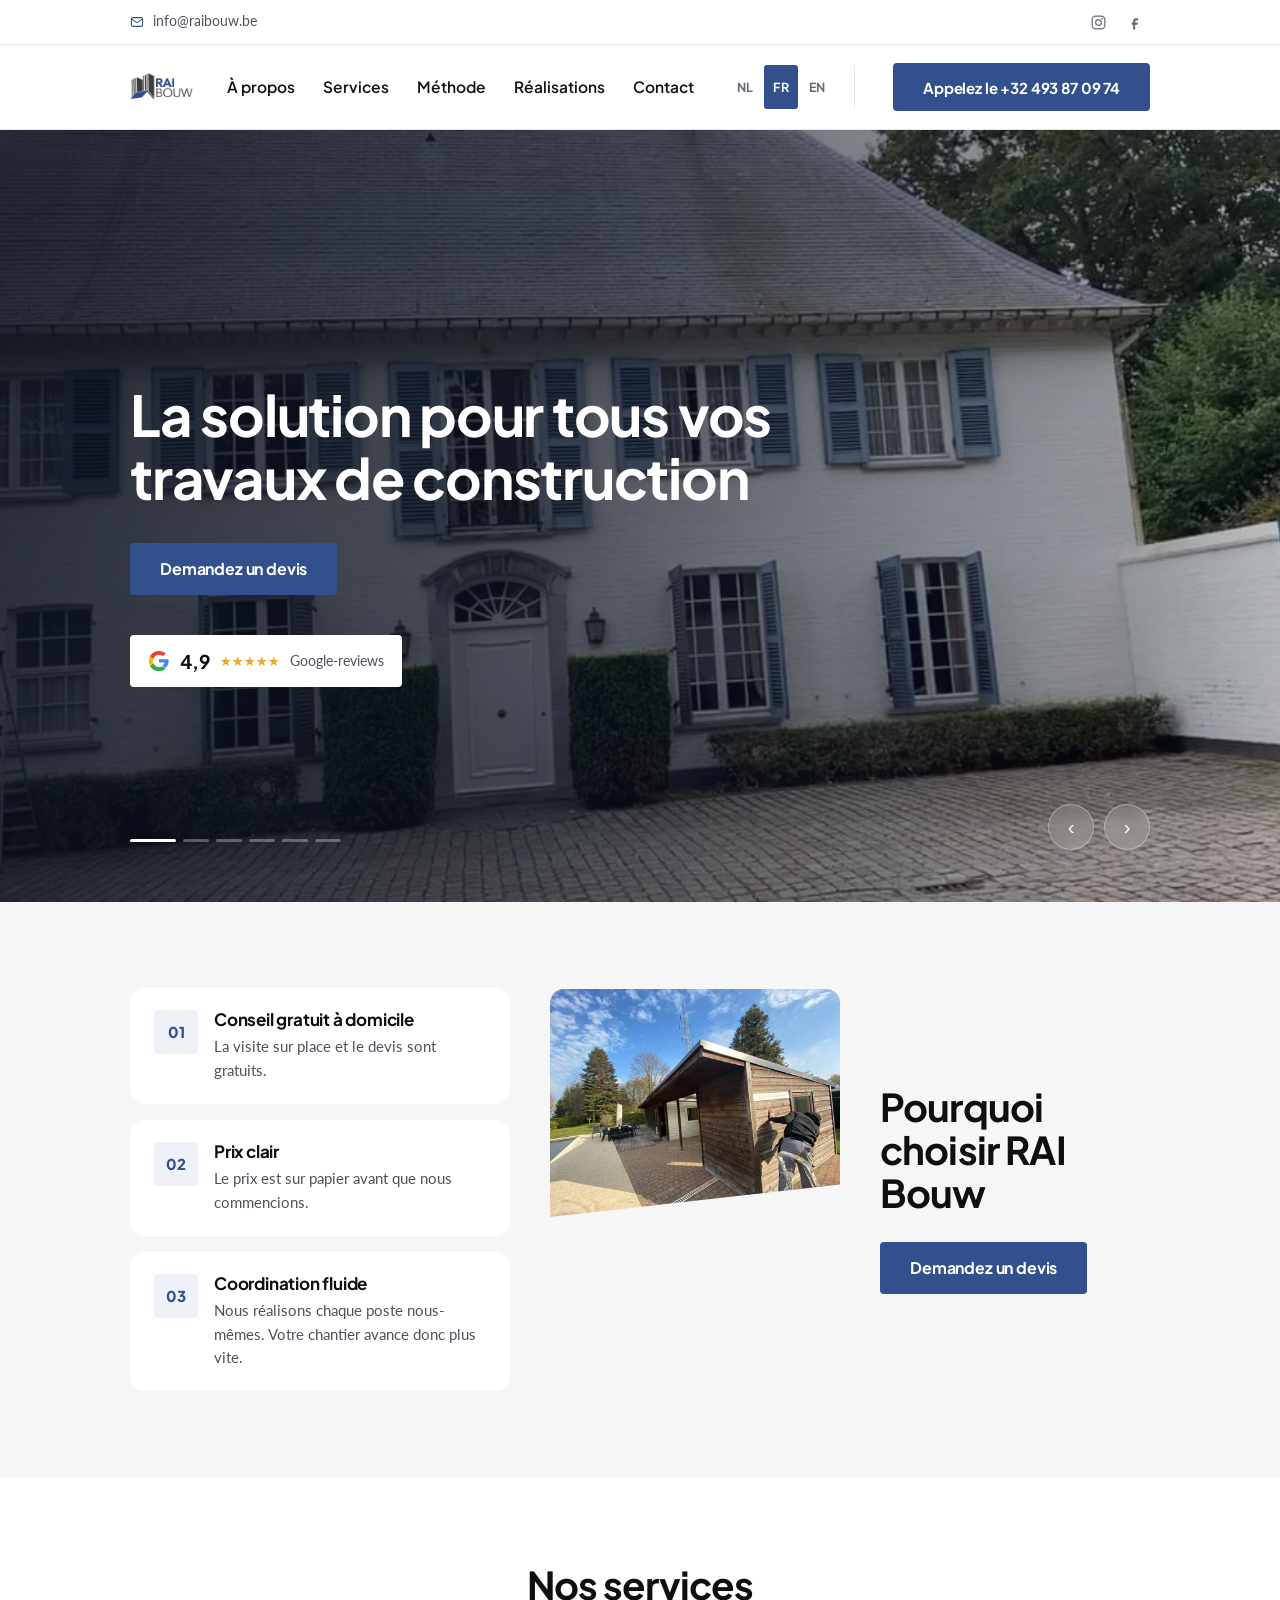
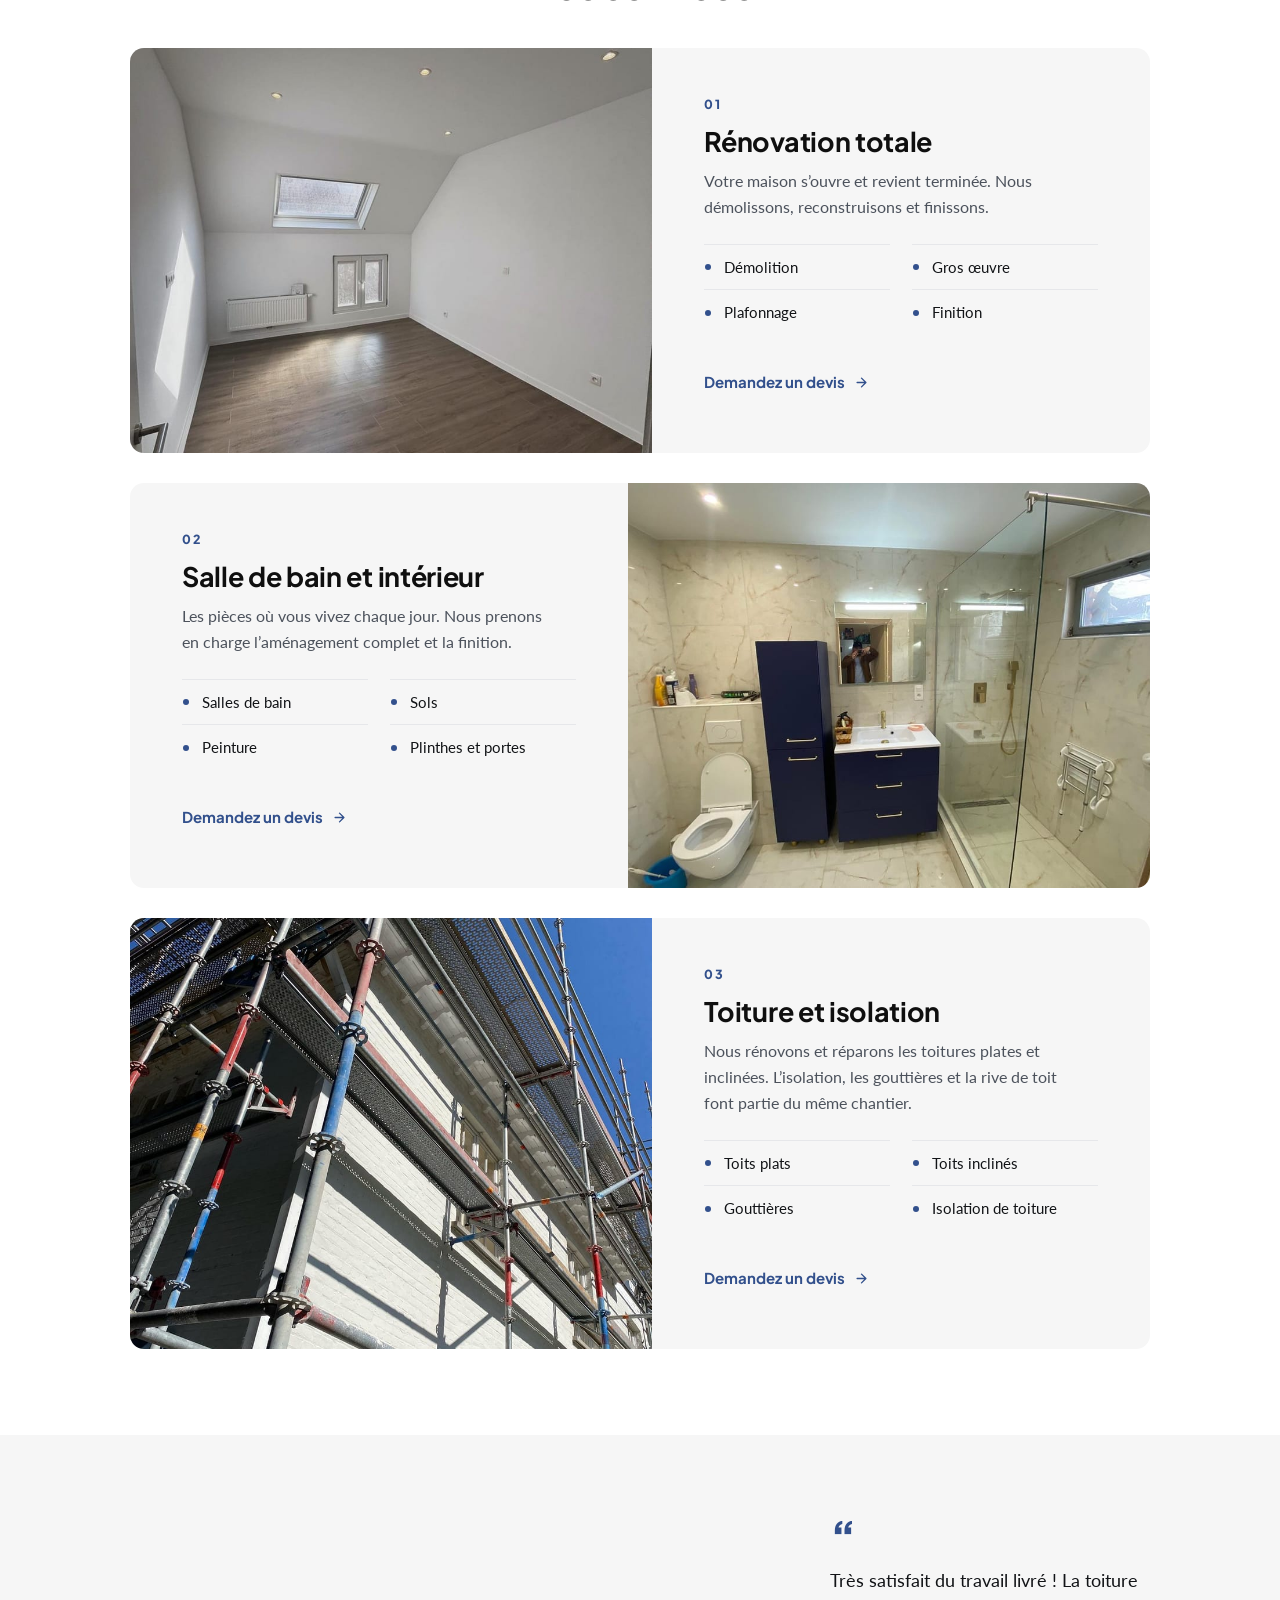
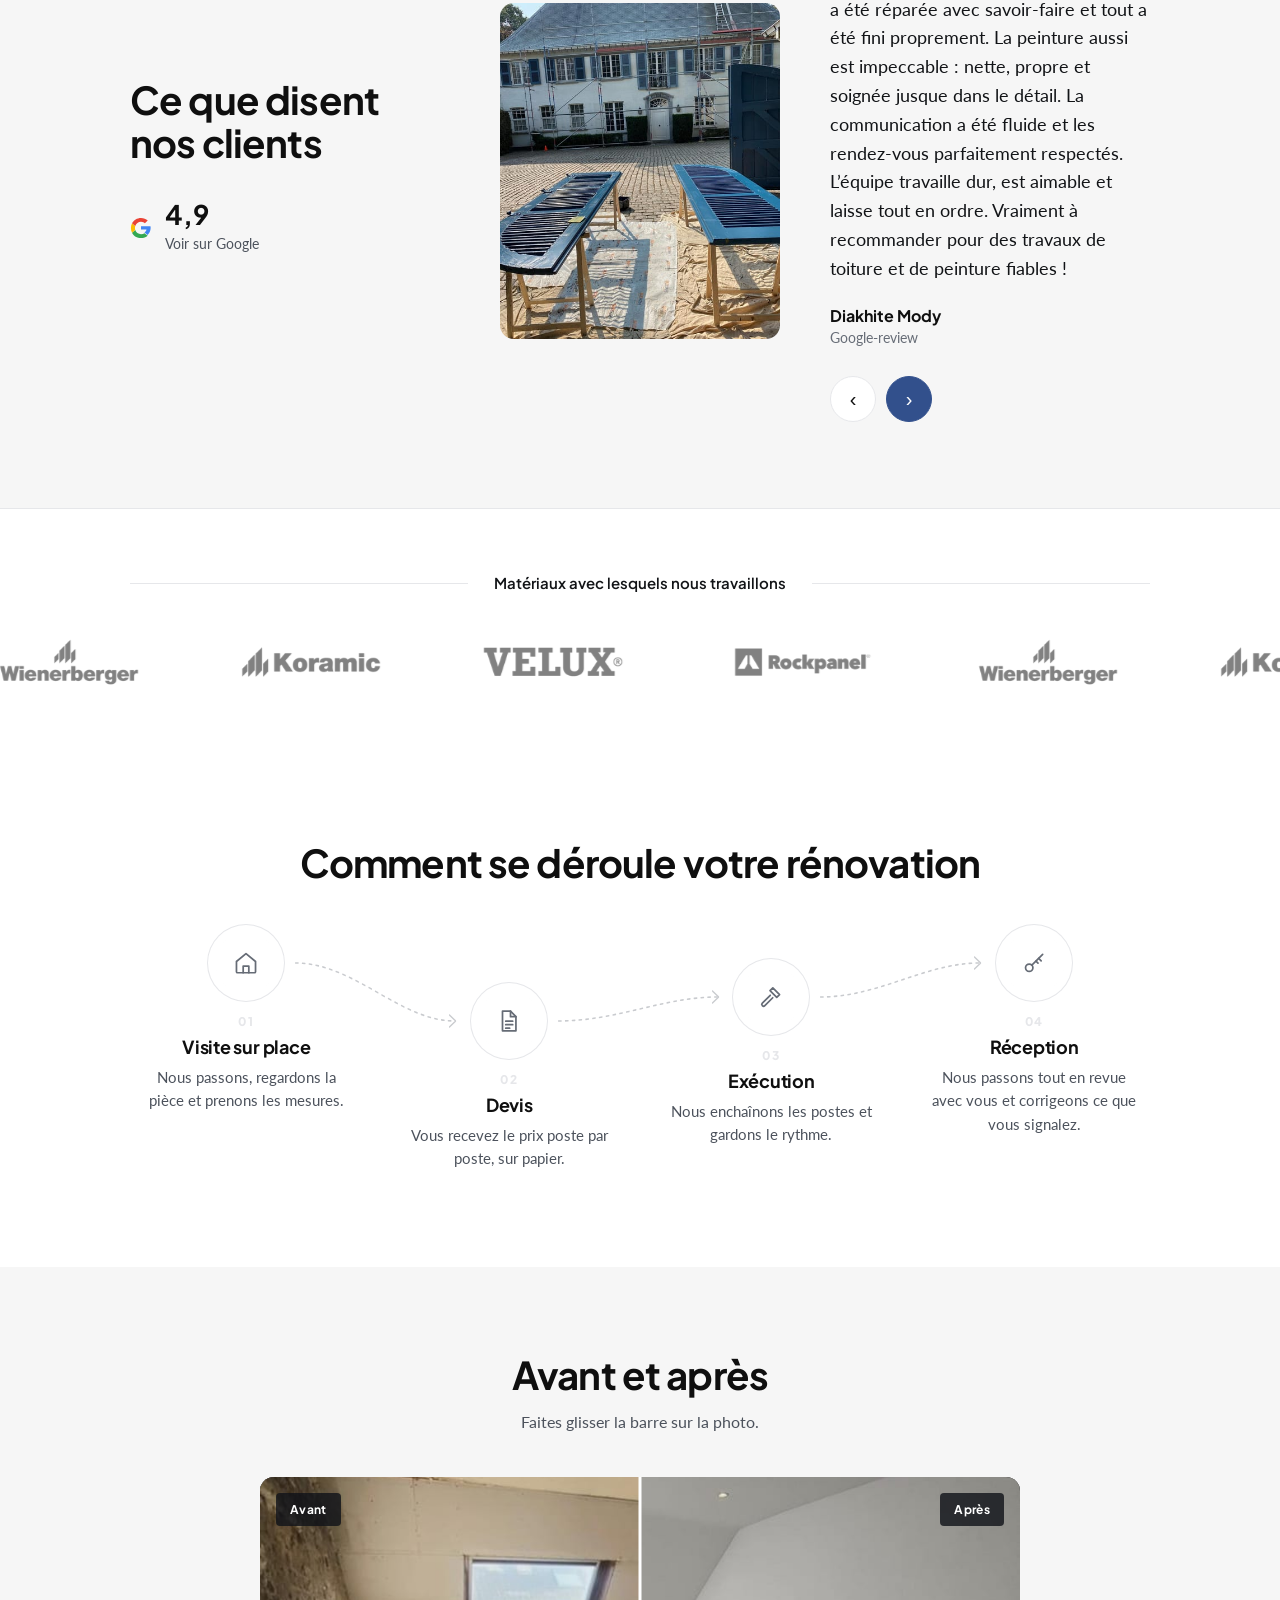
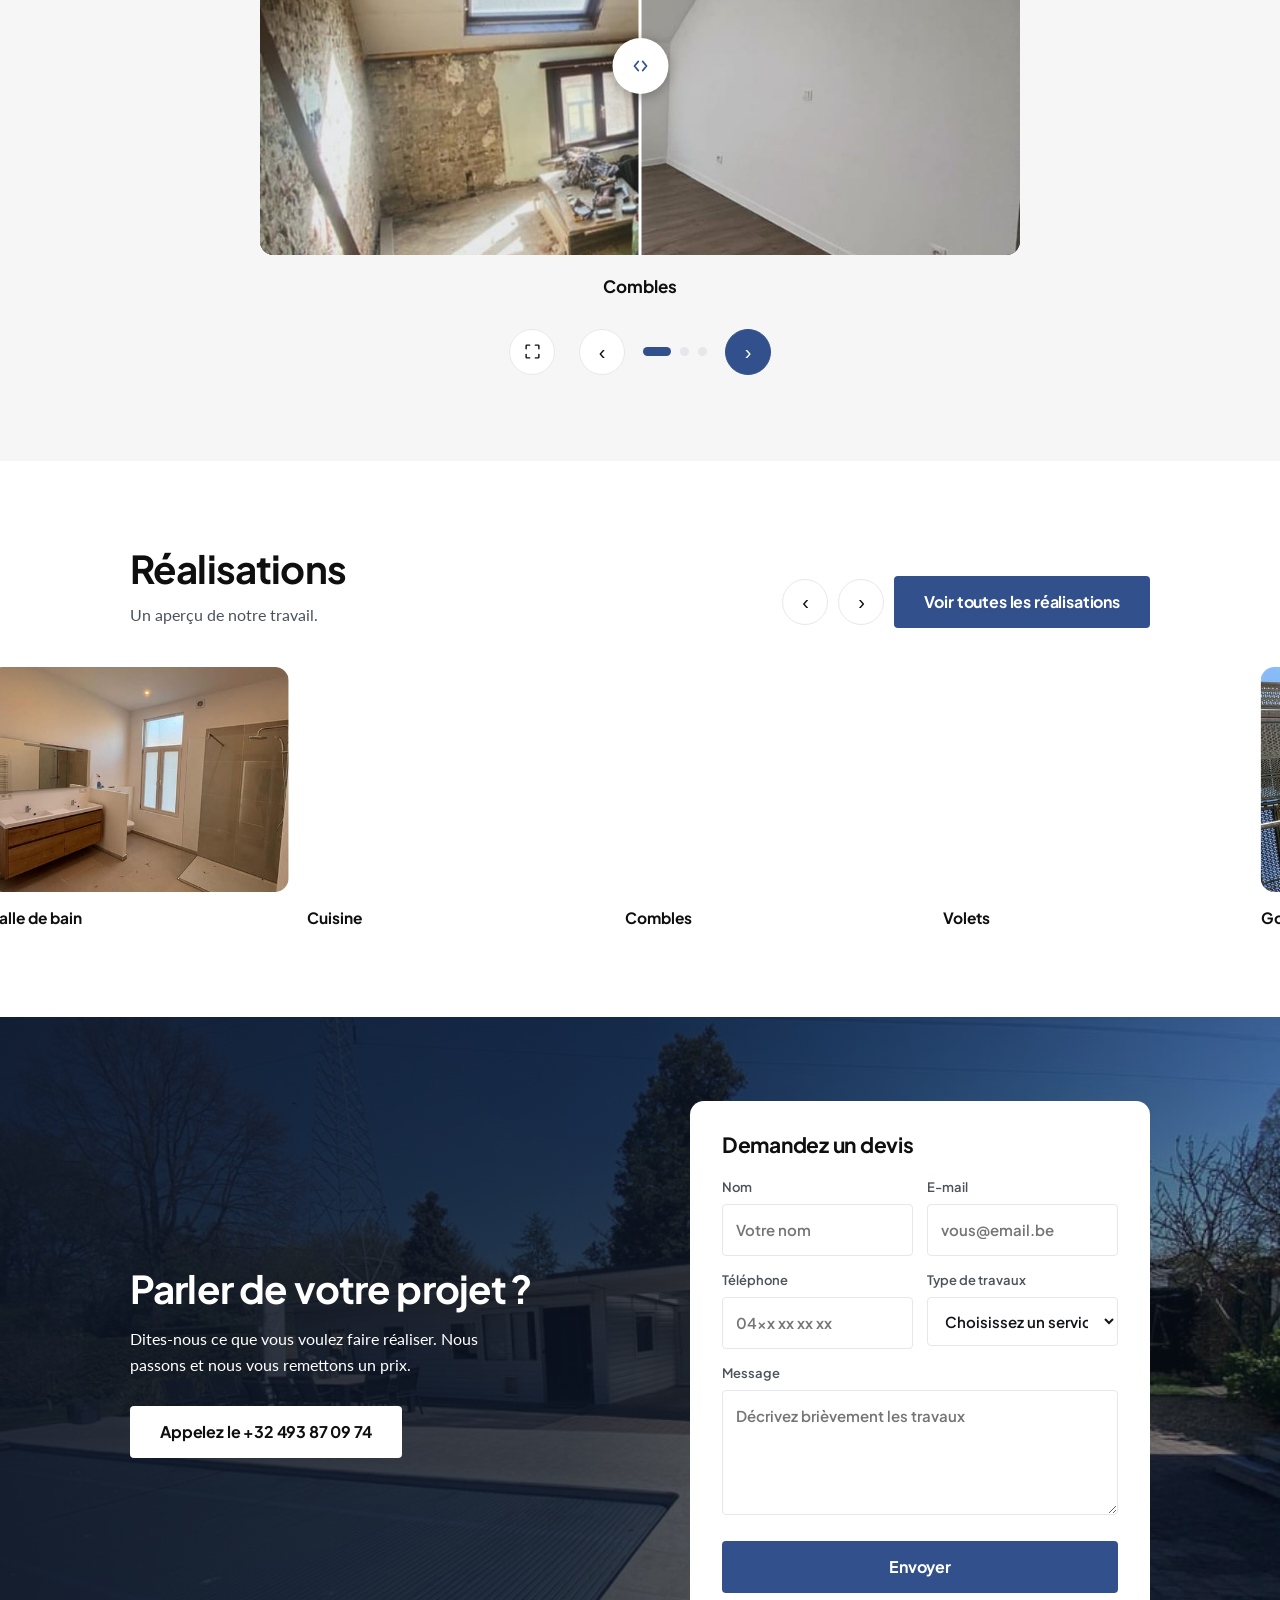
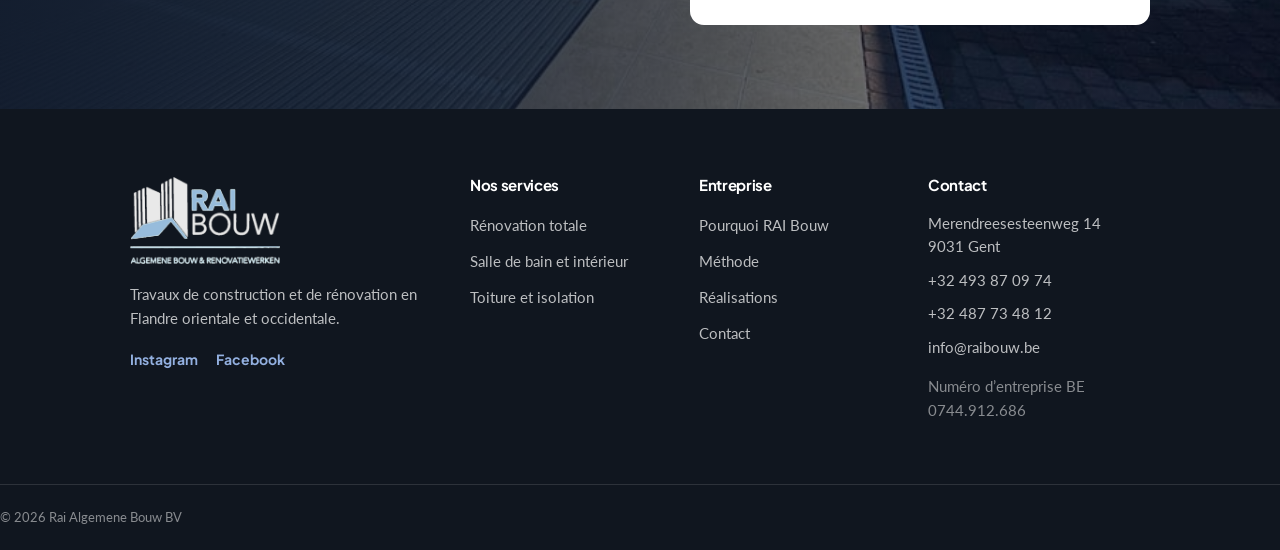
<file: fr/index.html>
<!doctype html>
<html lang="fr">
<head>
<meta charset="utf-8">
<meta name="viewport" content="width=device-width, initial-scale=1">
<meta name="robots" content="noindex, nofollow">
<title>RAI Bouw | Travaux de construction et de rénovation en Flandre orientale et occidentale</title>
<meta name="description" content="RAI Bouw rénove maisons et appartements en Flandre orientale et occidentale. Salles de bain, toitures, peinture, sols et rénovations complètes.">
<link rel="preconnect" href="https://fonts.googleapis.com">
<link rel="preconnect" href="https://fonts.gstatic.com" crossorigin>
<link href="https://fonts.googleapis.com/css2?family=Plus+Jakarta+Sans:wght@400;500;600;700;800&family=Lato:wght@400;700&display=swap" rel="stylesheet">
<link rel="icon" href="../img/merkteken.png" type="image/png">
<link rel="apple-touch-icon" href="../img/merkteken-180.png">
<link rel="stylesheet" href="../styles.css?v=fae36856">
</head>
<body>

<div class="rb-top">
  <div class="rb-breed rb-top__in">
    <p class="rb-top__mail"><a href="mailto:info@raibouw.be"><svg viewBox="0 0 24 24" width="14" height="14" fill="none" stroke="currentColor" stroke-width="1.8" stroke-linecap="round" stroke-linejoin="round" aria-hidden="true"><rect x="2.5" y="4.5" width="19" height="15" rx="2.5"/><path d="m3 7 8.2 5.6a1.5 1.5 0 0 0 1.6 0L21 7"/></svg>info@raibouw.be</a></p>
    <p class="rb-top__soc">
      <a href="https://www.instagram.com/rai.algemene.bouw/" target="_blank" rel="noopener noreferrer" aria-label="Instagram"><svg viewBox="0 0 24 24" width="17" height="17" fill="none" stroke="currentColor" stroke-width="1.7"><rect x="3" y="3" width="18" height="18" rx="5"/><circle cx="12" cy="12" r="4"/><circle cx="17.5" cy="6.5" r="1.1" fill="currentColor" stroke="none"/></svg></a>
      <a href="https://www.facebook.com/Rai.algemene.bouw/" target="_blank" rel="noopener noreferrer" aria-label="Facebook"><svg viewBox="0 0 24 24" width="17" height="17" fill="currentColor"><path d="M14 9h3V6h-3c-2.2 0-4 1.8-4 4v2H8v3h2v7h3v-7h3l1-3h-4v-2c0-.6.4-1 1-1z"/></svg></a>
    </p>
  </div>
</div>

<header class="rb-kop" id="kop">
  <div class="rb-breed rb-kop__in">
    <a class="rb-logo" href="#top" aria-label="RAI Bouw"><img src="../img/logo-kop.png" alt="Logo van RAI Bouw" width="640" height="284"></a>
    <nav class="rb-nav" aria-label="Hoofdmenu">
      <ul><li><a href="#waarom">À propos</a></li><li><a href="#diensten">Services</a></li><li><a href="#werkwijze">Méthode</a></li><li><a href="#realisaties">Réalisations</a></li><li><a href="#contact">Contact</a></li></ul>
    </nav>
    <p class="rb-talen rb-talen--kop"><a class="rb-taal" href="../index.html" hreflang="nl">NL</a><span class="rb-taal is-aan" aria-current="true">FR</span><a class="rb-taal" href="../en/index.html" hreflang="en">EN</a></p>
    <a class="rb-knop rb-knop--vol rb-kop__bel" href="tel:+32493870974">Appelez le +32 493 87 09 74</a>
    <button class="rb-menuknop" type="button" aria-expanded="false" aria-controls="rb-mobielmenu" aria-label="Menu openen"><span class="rb-menuknop__lijnen" aria-hidden="true"><span></span><span></span><span></span></span></button>
  </div>
  <div class="rb-mobielmenu" id="rb-mobielmenu" hidden>
    <ul><li><a href="#waarom">À propos</a></li><li><a href="#diensten">Services</a></li><li><a href="#werkwijze">Méthode</a></li><li><a href="#realisaties">Réalisations</a></li><li><a href="#contact">Contact</a></li></ul>
    <p class="rb-talen rb-talen--menu"><a class="rb-taal" href="../index.html" hreflang="nl">NL</a><span class="rb-taal is-aan" aria-current="true">FR</span><a class="rb-taal" href="../en/index.html" hreflang="en">EN</a></p>
    <a class="rb-knop rb-knop--vol rb-mobielmenu__knop" href="#contact">Demandez un devis</a>
  </div>
</header>
<main>

<section class="rb-hero" id="top" data-aantal="6">
  <div class="rb-hero__foto">
    <figure class="rb-dia is-aan" data-i="0"><img class="" src="../img/gevel-luiken-900.jpg" srcset="../img/gevel-luiken-500.jpg 500w, ../img/gevel-luiken-900.jpg 900w" sizes="100vw" alt="Maison de maître avec ses volets bleus repeints" loading="eager" decoding="async"></figure><figure class="rb-dia" data-i="1"><img class="" src="../img/bijgebouw-na-900.jpg" srcset="../img/bijgebouw-na-500.jpg 500w, ../img/bijgebouw-na-900.jpg 900w" sizes="100vw" alt="Annexe terminée avec son nouveau bardage blanc, au bord de la piscine" loading="lazy" decoding="async"></figure><figure class="rb-dia" data-i="2"><img class="" src="../img/keuken-na-900.jpg" srcset="../img/keuken-na-500.jpg 500w, ../img/keuken-na-900.jpg 900w" sizes="100vw" alt="Cuisine et séjour terminés avec un nouveau carrelage" loading="lazy" decoding="async"></figure><figure class="rb-dia" data-i="3"><img class="" src="../img/badkamer2-na-900.jpg" srcset="../img/badkamer2-na-500.jpg 500w, ../img/badkamer2-na-900.jpg 900w" sizes="100vw" alt="Salle de bain terminée, carrelage effet marbre et douche à l’italienne" loading="lazy" decoding="async"></figure><figure class="rb-dia" data-i="4"><img class="" src="../img/zolder-na-900.jpg" srcset="../img/zolder-na-500.jpg 500w, ../img/zolder-na-900.jpg 900w" sizes="100vw" alt="Chambre sous toit terminée avec un parquet" loading="lazy" decoding="async"></figure><figure class="rb-dia" data-i="5"><img class="" src="../img/badkamer1-na-900.jpg" srcset="../img/badkamer1-na-500.jpg 500w, ../img/badkamer1-na-900.jpg 900w" sizes="100vw" alt="Salle de bain terminée avec un meuble en bois et deux vasques" loading="lazy" decoding="async"></figure>
  </div>
  <div class="rb-breed rb-hero__in">
    <h1>La solution pour tous&nbsp;vos<br> travaux de construction</h1>
    
    <div class="rb-hero__knoppen">
      <a class="rb-knop rb-knop--vol" href="#contact">Demandez un devis</a>
    </div>
    <div class="rb-bewijs">
      <a class="rb-bewijs__google" href="https://www.google.com/maps/place/Rai+Algemene+Bouw+BV/data=!4m7!3m6!1s0x47c36e3eb13c4f7f:0xb4e6f4acdb83bfb9!8m2!3d51.0656308!4d3.6220552!16s%2Fg%2F11mv_4k63f!19sChIJf088sT5uw0cRub-D26z05rQ" target="_blank" rel="noopener noreferrer" aria-label="Voir sur Google"><svg class="rb-g" viewBox="0 0 48 48" width="22" height="22" aria-hidden="true"><path fill="#4285F4" d="M45 24c0-1.6-.1-2.7-.4-3.9H24v7.1h12c-.2 1.9-1.5 4.7-4.4 6.6l6.7 5.2C42.2 35.5 45 30.3 45 24z"/><path fill="#34A853" d="M24 46c5.9 0 10.9-1.9 14.5-5.3l-6.9-5.3c-1.9 1.3-4.4 2.2-7.6 2.2-5.8 0-10.7-3.8-12.5-9l-7.1 5.5C8 41.4 15.4 46 24 46z"/><path fill="#FBBC05" d="M11.5 28.6c-.5-1.4-.7-2.9-.7-4.6s.3-3.2.7-4.6l-7.1-5.5C2.9 16.9 2 20.3 2 24s.9 7.1 2.4 10.1l7.1-5.5z"/><path fill="#EA4335" d="M24 10.2c4.1 0 6.9 1.8 8.5 3.3l6.2-6C34.9 4 29.9 2 24 2 15.4 2 8 6.6 4.4 13.9l7.1 5.5c1.8-5.2 6.7-9.2 12.5-9.2z"/></svg><b>4,9</b><span class="rb-bewijs__sterren"><span class="rb-ster" aria-hidden="true">★</span><span class="rb-ster" aria-hidden="true">★</span><span class="rb-ster" aria-hidden="true">★</span><span class="rb-ster" aria-hidden="true">★</span><span class="rb-ster" aria-hidden="true">★</span></span><span>Google-reviews</span></a>
    </div>
  </div>
  <div class="rb-hero__bediening">
    <button class="rb-rond rb-rond--glas" type="button" data-dia="vorige" aria-label="Photo précédente">‹</button>
    <button class="rb-rond rb-rond--glas" type="button" data-dia="volgende" aria-label="Photo suivante">›</button>
  </div>
  <div class="rb-hero__streep" aria-hidden="true"><span class="rb-hero__tik is-aan"></span><span class="rb-hero__tik"></span><span class="rb-hero__tik"></span><span class="rb-hero__tik"></span><span class="rb-hero__tik"></span><span class="rb-hero__tik"></span></div>
</section>

<section class="rb-band rb-band--grijs rb-waarom" id="waarom">
  <div class="rb-breed rb-waarom__in">
    <div class="rb-waarom__tekst rb-op">
      <h2>Pourquoi choisir RAI Bouw</h2>
      
      <a class="rb-knop rb-knop--vol" href="#contact">Demandez un devis</a>
    </div>
    <ul class="rb-redenen">
      <li class="rb-reden rb-op">
        <span class="rb-reden__nr">01</span>
        <div><h3>Conseil gratuit à domicile</h3><p>La visite sur place et le devis sont gratuits.</p></div>
      </li><li class="rb-reden rb-op">
        <span class="rb-reden__nr">02</span>
        <div><h3>Prix clair</h3><p>Le prix est sur papier avant que nous commencions.</p></div>
      </li><li class="rb-reden rb-op">
        <span class="rb-reden__nr">03</span>
        <div><h3>Coordination fluide</h3><p>Nous réalisons chaque poste nous-mêmes. Votre chantier avance donc plus vite.</p></div>
      </li>
    </ul>
    <figure class="rb-duo rb-op"><img class="rb-duo__a" src="../img/bijgebouw-voor-900.jpg" srcset="../img/bijgebouw-voor-500.jpg 500w, ../img/bijgebouw-voor-900.jpg 900w" sizes="(max-width:1000px) 92vw, 330px" alt="Travaux sur le bardage en bois d’une annexe" loading="lazy" decoding="async"><img class="rb-duo__b" src="../img/badkamer1-na-900.jpg" srcset="../img/badkamer1-na-500.jpg 500w, ../img/badkamer1-na-900.jpg 900w" sizes="(max-width:1000px) 92vw, 330px" alt="Salle de bain terminée avec un meuble en bois et deux vasques" loading="lazy" decoding="async"></figure>
  </div>
</section>

<section class="rb-band rb-diensten" id="diensten">
  <div class="rb-breed">
    <div class="rb-kopblok rb-kopblok--mid rb-op">
      <h2>Nos services</h2>
      
    </div>
    <div class="rb-rijen">
      <article class="rb-rij rb-op" id="d-totaalrenovatie">
        <div class="rb-rij__beeld"><img class="" src="../img/zolder-na-900.jpg" srcset="../img/zolder-na-500.jpg 500w, ../img/zolder-na-900.jpg 900w" sizes="(max-width:900px) 92vw, 600px" alt="Chambre sous toit terminée après une rénovation complète" loading="lazy" decoding="async"></div>
        <div class="rb-rij__tekst">
          <span class="rb-rij__nr">01</span>
          <h3>Rénovation totale</h3>
          <p>Votre maison s’ouvre et revient terminée. Nous démolissons, reconstruisons et finissons.</p>
          <ul class="rb-rij__lijst"><li>Démolition</li><li>Gros œuvre</li><li>Plafonnage</li><li>Finition</li></ul>
          <a class="rb-rij__link" href="#contact">Demandez un devis<svg viewBox="0 0 24 24" width="15" height="15" fill="none" stroke="currentColor" stroke-width="2.2" stroke-linecap="round" stroke-linejoin="round" aria-hidden="true"><path d="M5 12h13M12 5l7 7-7 7"/></svg></a>
        </div>
      </article><article class="rb-rij rb-rij--om rb-op" id="d-interieur">
        <div class="rb-rij__beeld"><img class="" src="../img/badkamer2-na-900.jpg" srcset="../img/badkamer2-na-500.jpg 500w, ../img/badkamer2-na-900.jpg 900w" sizes="(max-width:900px) 92vw, 600px" alt="Salle de bain terminée, carrelage effet marbre et douche à l’italienne" loading="lazy" decoding="async"></div>
        <div class="rb-rij__tekst">
          <span class="rb-rij__nr">02</span>
          <h3>Salle de bain et intérieur</h3>
          <p>Les pièces où vous vivez chaque jour. Nous prenons en charge l’aménagement complet et la finition.</p>
          <ul class="rb-rij__lijst"><li>Salles de bain</li><li>Sols</li><li>Peinture</li><li>Plinthes et portes</li></ul>
          <a class="rb-rij__link" href="#contact">Demandez un devis<svg viewBox="0 0 24 24" width="15" height="15" fill="none" stroke="currentColor" stroke-width="2.2" stroke-linecap="round" stroke-linejoin="round" aria-hidden="true"><path d="M5 12h13M12 5l7 7-7 7"/></svg></a>
        </div>
      </article><article class="rb-rij rb-op" id="d-dak">
        <div class="rb-rij__beeld"><img class="" src="../img/dak-stelling-900.jpg" srcset="../img/dak-stelling-500.jpg 500w, ../img/dak-stelling-900.jpg 900w" sizes="(max-width:900px) 92vw, 600px" alt="Échafaudage le long de la façade pendant les travaux de toiture" loading="lazy" decoding="async"></div>
        <div class="rb-rij__tekst">
          <span class="rb-rij__nr">03</span>
          <h3>Toiture et isolation</h3>
          <p>Nous rénovons et réparons les toitures plates et inclinées. L’isolation, les gouttières et la rive de toit font partie du même chantier.</p>
          <ul class="rb-rij__lijst"><li>Toits plats</li><li>Toits inclinés</li><li>Gouttières</li><li>Isolation de toiture</li></ul>
          <a class="rb-rij__link" href="#contact">Demandez un devis<svg viewBox="0 0 24 24" width="15" height="15" fill="none" stroke="currentColor" stroke-width="2.2" stroke-linecap="round" stroke-linejoin="round" aria-hidden="true"><path d="M5 12h13M12 5l7 7-7 7"/></svg></a>
        </div>
      </article>
    </div>
  </div>
</section>

<section class="rb-band rb-band--grijs rb-reviews" id="reviews">
  <div class="rb-breed rb-reviews__in">
    <div class="rb-reviews__links rb-op">
      <h2>Ce que disent nos clients</h2>
      <a class="rb-score" href="https://www.google.com/maps/place/Rai+Algemene+Bouw+BV/data=!4m7!3m6!1s0x47c36e3eb13c4f7f:0xb4e6f4acdb83bfb9!8m2!3d51.0656308!4d3.6220552!16s%2Fg%2F11mv_4k63f!19sChIJf088sT5uw0cRub-D26z05rQ" target="_blank" rel="noopener noreferrer"><svg class="rb-g" viewBox="0 0 48 48" width="22" height="22" aria-hidden="true"><path fill="#4285F4" d="M45 24c0-1.6-.1-2.7-.4-3.9H24v7.1h12c-.2 1.9-1.5 4.7-4.4 6.6l6.7 5.2C42.2 35.5 45 30.3 45 24z"/><path fill="#34A853" d="M24 46c5.9 0 10.9-1.9 14.5-5.3l-6.9-5.3c-1.9 1.3-4.4 2.2-7.6 2.2-5.8 0-10.7-3.8-12.5-9l-7.1 5.5C8 41.4 15.4 46 24 46z"/><path fill="#FBBC05" d="M11.5 28.6c-.5-1.4-.7-2.9-.7-4.6s.3-3.2.7-4.6l-7.1-5.5C2.9 16.9 2 20.3 2 24s.9 7.1 2.4 10.1l7.1-5.5z"/><path fill="#EA4335" d="M24 10.2c4.1 0 6.9 1.8 8.5 3.3l6.2-6C34.9 4 29.9 2 24 2 15.4 2 8 6.6 4.4 13.9l7.1 5.5c1.8-5.2 6.7-9.2 12.5-9.2z"/></svg><div><b>4,9</b><span>Voir sur Google</span></div></a>
    </div>
    <div class="rb-reviews__beeld rb-op"><img class="" src="../img/luiken-gevel-900.jpg" srcset="../img/luiken-gevel-500.jpg 500w, ../img/luiken-gevel-900.jpg 900w" sizes="(max-width:1000px) 92vw, 280px" alt="Maison de maître dont RAI Bouw a repeint les volets" loading="lazy" decoding="async"></div>
    <div class="rb-reviews__spoorvak rb-op">
      <div class="rb-revvak"><ul class="rb-revspoor" data-aantal="5">
        <li class="rb-rev">
          <span class="rb-rev__aanhaling" aria-hidden="true">&ldquo;</span>
          <p class="rb-rev__tekst">Très satisfait du travail livré ! La toiture a été réparée avec savoir-faire et tout a été fini proprement. La peinture aussi est impeccable : nette, propre et soignée jusque dans le détail. La communication a été fluide et les rendez-vous parfaitement respectés. L’équipe travaille dur, est aimable et laisse tout en ordre. Vraiment à recommander pour des travaux de toiture et de peinture fiables !</p>
          <p class="rb-rev__naam">Diakhite Mody</p>
          <p class="rb-rev__bron">Google-review</p>
        </li><li class="rb-rev">
          <span class="rb-rev__aanhaling" aria-hidden="true">&ldquo;</span>
          <p class="rb-rev__tekst">Rénovation de notre toit plat et isolation d’une partie de toiture inclinée dans notre immeuble à Gand. Contact facile et rendez-vous respectés.</p>
          <p class="rb-rev__naam">Laurenzo Roman</p>
          <p class="rb-rev__bron">Google-review</p>
        </li><li class="rb-rev">
          <span class="rb-rev__aanhaling" aria-hidden="true">&ldquo;</span>
          <p class="rb-rev__tekst">Service très rapide, finition soignée jusque dans le détail, ordre et propreté au top ! Le patron est quelqu’un de très accessible et sympathique, à recommander pour tous vos travaux de toiture.</p>
          <p class="rb-rev__naam">Lorenzo Huys</p>
          <p class="rb-rev__bron">Google-review</p>
        </li><li class="rb-rev">
          <span class="rb-rev__aanhaling" aria-hidden="true">&ldquo;</span>
          <p class="rb-rev__tekst">Les travaux de peinture sur notre toit ont été très bien exécutés ! Communication très aimable et claire avec le gérant, bon suivi des travaux et un beau résultat !</p>
          <p class="rb-rev__naam">Virginie Roussel</p>
          <p class="rb-rev__bron">Google-review</p>
        </li><li class="rb-rev">
          <span class="rb-rev__aanhaling" aria-hidden="true">&ldquo;</span>
          <p class="rb-rev__tekst">Vraiment à recommander pour les travaux de toiture, aussi bien inclinés que plats. Service au top.</p>
          <p class="rb-rev__naam">jeroen de moor</p>
          <p class="rb-rev__bron">Google-review</p>
        </li>
      </ul></div>
      <div class="rb-reviews__bediening">
        <button class="rb-rond" type="button" data-rev="vorige" aria-label="Avis précédent">‹</button>
        <button class="rb-rond rb-rond--vol" type="button" data-rev="volgende" aria-label="Avis suivant">›</button>
      </div>
    </div>
  </div>
</section>

<section class="rb-merken" aria-label="Matériaux avec lesquels nous travaillons">
  <div class="rb-breed rb-merken__kop rb-op"><span class="rb-merken__lijn" aria-hidden="true"></span><p>Matériaux avec lesquels nous travaillons</p><span class="rb-merken__lijn" aria-hidden="true"></span></div>
  <div class="rb-loop rb-loop--merken">
    <div class="rb-loop__spoor rb-loop__spoor--traag"><span class="rb-merk"><img src="../img/merken/Wienerberger-donker.png" alt="Wienerberger" loading="lazy" decoding="async"></span><span class="rb-merk"><img src="../img/merken/Koramic-donker.png" alt="Koramic" loading="lazy" decoding="async"></span><span class="rb-merk"><img src="../img/merken/Velux-donker.png" alt="Velux" loading="lazy" decoding="async"></span><span class="rb-merk"><img src="../img/merken/rockpanel-donker.png" alt="Rockpanel" loading="lazy" decoding="async"></span><span class="rb-merk"><img src="../img/merken/Wienerberger-donker.png" alt="Wienerberger" loading="lazy" decoding="async"></span><span class="rb-merk"><img src="../img/merken/Koramic-donker.png" alt="Koramic" loading="lazy" decoding="async"></span><span class="rb-merk"><img src="../img/merken/Velux-donker.png" alt="Velux" loading="lazy" decoding="async"></span><span class="rb-merk"><img src="../img/merken/rockpanel-donker.png" alt="Rockpanel" loading="lazy" decoding="async"></span><span class="rb-merk"><img src="../img/merken/Wienerberger-donker.png" alt="Wienerberger" loading="lazy" decoding="async"></span><span class="rb-merk"><img src="../img/merken/Koramic-donker.png" alt="Koramic" loading="lazy" decoding="async"></span><span class="rb-merk"><img src="../img/merken/Velux-donker.png" alt="Velux" loading="lazy" decoding="async"></span><span class="rb-merk"><img src="../img/merken/rockpanel-donker.png" alt="Rockpanel" loading="lazy" decoding="async"></span><span class="rb-merk"><img src="../img/merken/Wienerberger-donker.png" alt="Wienerberger" loading="lazy" decoding="async"></span><span class="rb-merk"><img src="../img/merken/Koramic-donker.png" alt="Koramic" loading="lazy" decoding="async"></span><span class="rb-merk"><img src="../img/merken/Velux-donker.png" alt="Velux" loading="lazy" decoding="async"></span><span class="rb-merk"><img src="../img/merken/rockpanel-donker.png" alt="Rockpanel" loading="lazy" decoding="async"></span></div>
  </div>
</section>

<section class="rb-band rb-werkwijze" id="werkwijze">
  <div class="rb-breed">
    <div class="rb-kopblok rb-kopblok--mid rb-op">
      <h2>Comment se déroule votre rénovation</h2>
      <p></p>
    </div>
    <ol class="rb-stappen">
      <li class="rb-stap rb-op" style="--op:0px">
        <span class="rb-stap__bol"><svg viewBox="0 0 24 24" width="26" height="26" fill="none" stroke="currentColor" stroke-width="1.6" stroke-linecap="round" stroke-linejoin="round" aria-hidden="true"><path d="M3.2 10.6 12 3.4l8.8 7.2V20a1 1 0 0 1-1 1H4.2a1 1 0 0 1-1-1z"/><path d="M9.4 21v-6.2h5.2V21"/></svg></span>
        <span class="rb-stap__nr">01</span>
        <h3>Visite sur place</h3>
        <p>Nous passons, regardons la pièce et prenons les mesures.</p>
        <span class="rb-boog" style="--mid:60.0px" aria-hidden="true"><svg viewBox="0 0 300 120" preserveAspectRatio="none" fill="none" stroke="currentColor" stroke-width="1.6" vector-effect="non-scaling-stroke" stroke-linecap="round" stroke-linejoin="round"><path d="M6 31.0 C110 31.0, 190 89.0, 286 89.0" stroke-dasharray="5 7"/><path d="M277 83.0 L288 89.0 L277 95.0"/></svg></span>
      </li><li class="rb-stap rb-op" style="--op:58px">
        <span class="rb-stap__bol"><svg viewBox="0 0 24 24" width="26" height="26" fill="none" stroke="currentColor" stroke-width="1.6" stroke-linecap="round" stroke-linejoin="round" aria-hidden="true"><path d="M6 2.9h7.4L18.4 8v13.1H6z"/><path d="M13.4 2.9V8h5"/><path d="M9 12.2h6.4M9 15.4h6.4M9 18.6h3.6"/></svg></span>
        <span class="rb-stap__nr">02</span>
        <h3>Devis</h3>
        <p>Vous recevez le prix poste par poste, sur papier.</p>
        <span class="rb-boog" style="--mid:19.0px" aria-hidden="true"><svg viewBox="0 0 300 120" preserveAspectRatio="none" fill="none" stroke="currentColor" stroke-width="1.6" vector-effect="non-scaling-stroke" stroke-linecap="round" stroke-linejoin="round"><path d="M6 72.0 C110 72.0, 190 48.0, 286 48.0" stroke-dasharray="5 7"/><path d="M277 42.0 L288 48.0 L277 54.0"/></svg></span>
      </li><li class="rb-stap rb-op" style="--op:34px">
        <span class="rb-stap__bol"><svg viewBox="0 0 24 24" width="26" height="26" fill="none" stroke="currentColor" stroke-width="1.6" stroke-linecap="round" stroke-linejoin="round" aria-hidden="true"><path d="M13.7 3.6 19.9 9.8l-2.6 2.6-6.2-6.2z"/><path d="M11.3 10.4 4 17.7a1.6 1.6 0 0 0 2.3 2.3l7.3-7.3"/></svg></span>
        <span class="rb-stap__nr">03</span>
        <h3>Exécution</h3>
        <p>Nous enchaînons les postes et gardons le rythme.</p>
        <span class="rb-boog" style="--mid:14.0px" aria-hidden="true"><svg viewBox="0 0 300 120" preserveAspectRatio="none" fill="none" stroke="currentColor" stroke-width="1.6" vector-effect="non-scaling-stroke" stroke-linecap="round" stroke-linejoin="round"><path d="M6 77.0 C110 77.0, 190 43.0, 286 43.0" stroke-dasharray="5 7"/><path d="M277 37.0 L288 43.0 L277 49.0"/></svg></span>
      </li><li class="rb-stap rb-op" style="--op:0px">
        <span class="rb-stap__bol"><svg viewBox="0 0 24 24" width="26" height="26" fill="none" stroke="currentColor" stroke-width="1.6" stroke-linecap="round" stroke-linejoin="round" aria-hidden="true"><circle cx="7.6" cy="16.4" r="3.4"/><path d="M10 14 20 4"/><path d="M16.3 7.7l2.3 2.3M13.8 10.2l1.9 1.9"/></svg></span>
        <span class="rb-stap__nr">04</span>
        <h3>Réception</h3>
        <p>Nous passons tout en revue avec vous et corrigeons ce que vous signalez.</p>
        
      </li>
    </ol>
  </div>
</section>

<section class="rb-band rb-band--grijs rb-voorna" id="voorna">
  <div class="rb-breed">
    <div class="rb-kopblok rb-kopblok--mid rb-op">
      <h2>Avant et après</h2>
      <p>Faites glisser la barre sur la photo.</p>
    </div>
    <div class="rb-schuif rb-op" data-aantal="3">
      <figure class="rb-schuif__paar is-aan" data-i="0">
        <div class="rb-schuif__vak" style="--verhouding:125.07%;--breed:1440;--hoog:1801">
          <div class="rb-schuif__na"><img class="" src="../img/zolder-na-900.jpg" srcset="../img/zolder-na-500.jpg 500w, ../img/zolder-na-900.jpg 900w" sizes="(max-width:1000px) 92vw, 960px" alt="Chambre sous toit terminée, murs blancs et parquet" loading="eager" decoding="async"><span class="rb-schuif__merk rb-schuif__merk--na">Après</span></div>
          <div class="rb-schuif__voor"><img class="" src="../img/zolder-voor-900.jpg" srcset="../img/zolder-voor-500.jpg 500w, ../img/zolder-voor-900.jpg 900w" sizes="(max-width:1000px) 92vw, 960px" alt="Combles mis à nu jusqu’au mur en briques" loading="eager" decoding="async"><span class="rb-schuif__merk rb-schuif__merk--voor">Avant</span></div>
          <input class="rb-schuif__bereik" type="range" min="0" max="100" value="50" step="0.1" aria-label="Faites glisser la barre sur la photo.">
          <span class="rb-schuif__lijn" style="left:50%"><span class="rb-schuif__greep" aria-hidden="true"><svg viewBox="0 0 24 24" width="18" height="18" fill="none" stroke="currentColor" stroke-width="2.4" stroke-linecap="round" stroke-linejoin="round"><path d="M9 6l-5 6 5 6M15 6l5 6-5 6"/></svg></span></span>
        </div>
        <button class="rb-schuif__sluit" type="button" data-sluit aria-label="Fermer"><svg viewBox="0 0 24 24" width="20" height="20" fill="none" stroke="currentColor" stroke-width="2.2" stroke-linecap="round" aria-hidden="true"><path d="M6 6l12 12M18 6L6 18"/></svg></button>
        <figcaption>Combles</figcaption>
      </figure><figure class="rb-schuif__paar" data-i="1" hidden>
        <div class="rb-schuif__vak" style="--verhouding:75.35%;--breed:1440;--hoog:1085">
          <div class="rb-schuif__na"><img class="" src="../img/keuken-na-900.jpg" srcset="../img/keuken-na-500.jpg 500w, ../img/keuken-na-900.jpg 900w" sizes="(max-width:1000px) 92vw, 960px" alt="Cuisine terminée avec un îlot blanc et un carrelage gris" loading="eager" decoding="async"><span class="rb-schuif__merk rb-schuif__merk--na">Après</span></div>
          <div class="rb-schuif__voor"><img class="" src="../img/keuken-voor-900.jpg" srcset="../img/keuken-voor-500.jpg 500w, ../img/keuken-voor-900.jpg 900w" sizes="(max-width:1000px) 92vw, 960px" alt="Cuisine protégée par des bâches pendant les travaux" loading="eager" decoding="async"><span class="rb-schuif__merk rb-schuif__merk--voor">Avant</span></div>
          <input class="rb-schuif__bereik" type="range" min="0" max="100" value="50" step="0.1" aria-label="Faites glisser la barre sur la photo.">
          <span class="rb-schuif__lijn" style="left:50%"><span class="rb-schuif__greep" aria-hidden="true"><svg viewBox="0 0 24 24" width="18" height="18" fill="none" stroke="currentColor" stroke-width="2.4" stroke-linecap="round" stroke-linejoin="round"><path d="M9 6l-5 6 5 6M15 6l5 6-5 6"/></svg></span></span>
        </div>
        <button class="rb-schuif__sluit" type="button" data-sluit aria-label="Fermer"><svg viewBox="0 0 24 24" width="20" height="20" fill="none" stroke="currentColor" stroke-width="2.2" stroke-linecap="round" aria-hidden="true"><path d="M6 6l12 12M18 6L6 18"/></svg></button>
        <figcaption>Cuisine</figcaption>
      </figure><figure class="rb-schuif__paar" data-i="2" hidden>
        <div class="rb-schuif__vak" style="--verhouding:75.35%;--breed:1440;--hoog:1085">
          <div class="rb-schuif__na"><img class="" src="../img/kamer-na-900.jpg" srcset="../img/kamer-na-500.jpg 500w, ../img/kamer-na-900.jpg 900w" sizes="(max-width:1000px) 92vw, 960px" alt="La même chambre peinte en vert olive et bleu-vert" loading="eager" decoding="async"><span class="rb-schuif__merk rb-schuif__merk--na">Après</span></div>
          <div class="rb-schuif__voor"><img class="" src="../img/kamer-voor-900.jpg" srcset="../img/kamer-voor-500.jpg 500w, ../img/kamer-voor-900.jpg 900w" sizes="(max-width:1000px) 92vw, 960px" alt="Chambre avec plafonnage nu et fenêtre protégée" loading="eager" decoding="async"><span class="rb-schuif__merk rb-schuif__merk--voor">Avant</span></div>
          <input class="rb-schuif__bereik" type="range" min="0" max="100" value="50" step="0.1" aria-label="Faites glisser la barre sur la photo.">
          <span class="rb-schuif__lijn" style="left:50%"><span class="rb-schuif__greep" aria-hidden="true"><svg viewBox="0 0 24 24" width="18" height="18" fill="none" stroke="currentColor" stroke-width="2.4" stroke-linecap="round" stroke-linejoin="round"><path d="M9 6l-5 6 5 6M15 6l5 6-5 6"/></svg></span></span>
        </div>
        <button class="rb-schuif__sluit" type="button" data-sluit aria-label="Fermer"><svg viewBox="0 0 24 24" width="20" height="20" fill="none" stroke="currentColor" stroke-width="2.2" stroke-linecap="round" aria-hidden="true"><path d="M6 6l12 12M18 6L6 18"/></svg></button>
        <figcaption>Peinture</figcaption>
      </figure>
      <div class="rb-schuif__bediening">
        <button class="rb-rond rb-schuif__groot" type="button" data-groot aria-label="Plein écran"><svg viewBox="0 0 24 24" width="17" height="17" fill="none" stroke="currentColor" stroke-width="2" stroke-linecap="round" stroke-linejoin="round" aria-hidden="true"><path d="M8 3H4a1 1 0 0 0-1 1v4M16 3h4a1 1 0 0 1 1 1v4M8 21H4a1 1 0 0 1-1-1v-4M16 21h4a1 1 0 0 0 1-1v-4"/></svg></button>
        <button class="rb-rond" type="button" data-schuif="vorige" aria-label="Projet précédent">‹</button>
        <div class="rb-schuif__stippen"><button class="rb-stip is-aan" type="button" data-naar="0" aria-label="Combles"></button><button class="rb-stip" type="button" data-naar="1" aria-label="Cuisine"></button><button class="rb-stip" type="button" data-naar="2" aria-label="Peinture"></button></div>
        <button class="rb-rond rb-rond--vol" type="button" data-schuif="volgende" aria-label="Projet suivant">›</button>
      </div>
    </div>
  </div>
</section>

<section class="rb-band rb-real" id="realisaties">
  <div class="rb-breed rb-real__kop rb-op">
    <div>
      <h2>Réalisations</h2>
      <p>Un aperçu de notre travail.</p>
    </div>
    <div class="rb-real__bediening">
      <button class="rb-rond" type="button" data-band="vorige" aria-label="Projet précédent">‹</button>
      <button class="rb-rond" type="button" data-band="volgende" aria-label="Projet suivant">›</button>
      <a class="rb-knop rb-knop--vol" href="realisaties.html">Voir toutes les réalisations</a>
    </div>
  </div>
  <div class="rb-loop" role="region" aria-label="Réalisations">
    <div class="rb-loop__spoor"><a class="rb-tegel" href="realisaties.html#badkamer">
  <span class="rb-tegel__beeld"><img class="" src="../img/badkamer1-na-900.jpg" srcset="../img/badkamer1-na-500.jpg 500w, ../img/badkamer1-na-900.jpg 900w" sizes="300px" alt="Salle de bain terminée avec un meuble en bois et deux vasques" loading="eager" decoding="async"></span>
  <span class="rb-tegel__naam">Salle de bain</span>
</a><a class="rb-tegel" href="realisaties.html#keuken">
  <span class="rb-tegel__beeld"><img class="" src="../img/keuken-na-900.jpg" srcset="../img/keuken-na-500.jpg 500w, ../img/keuken-na-900.jpg 900w" sizes="300px" alt="Cuisine terminée avec un îlot blanc et un carrelage gris" loading="eager" decoding="async"></span>
  <span class="rb-tegel__naam">Cuisine</span>
</a><a class="rb-tegel" href="realisaties.html#zolderkamer">
  <span class="rb-tegel__beeld"><img class="" src="../img/zolder-na-900.jpg" srcset="../img/zolder-na-500.jpg 500w, ../img/zolder-na-900.jpg 900w" sizes="300px" alt="Chambre sous toit terminée, murs blancs et parquet" loading="eager" decoding="async"></span>
  <span class="rb-tegel__naam">Combles</span>
</a><a class="rb-tegel" href="realisaties.html#luiken">
  <span class="rb-tegel__beeld"><img class="" src="../img/gevel-luiken-900.jpg" srcset="../img/gevel-luiken-500.jpg 500w, ../img/gevel-luiken-900.jpg 900w" sizes="300px" alt="Façade de la maison de maître avec les volets bleus reposés" loading="eager" decoding="async"></span>
  <span class="rb-tegel__naam">Volets</span>
</a><a class="rb-tegel" href="realisaties.html#dakgoten">
  <span class="rb-tegel__beeld"><img class="" src="../img/dak-rand-1600.jpg" srcset="../img/dak-rand-500.jpg 500w, ../img/dak-rand-900.jpg 900w, ../img/dak-rand-1600.jpg 1600w" sizes="300px" alt="Rive de toit rénovée, vue depuis l’échafaudage" loading="eager" decoding="async"></span>
  <span class="rb-tegel__naam">Gouttières</span>
</a><a class="rb-tegel" href="realisaties.html#bijgebouw">
  <span class="rb-tegel__beeld"><img class="" src="../img/bijgebouw-na-900.jpg" srcset="../img/bijgebouw-na-500.jpg 500w, ../img/bijgebouw-na-900.jpg 900w" sizes="300px" alt="La même annexe avec un nouveau bardage blanc et une nouvelle fenêtre" loading="eager" decoding="async"></span>
  <span class="rb-tegel__naam">Annexe</span>
</a><a class="rb-tegel" href="realisaties.html#schilderwerk">
  <span class="rb-tegel__beeld"><img class="" src="../img/kamer-na-900.jpg" srcset="../img/kamer-na-500.jpg 500w, ../img/kamer-na-900.jpg 900w" sizes="300px" alt="La même chambre peinte en vert olive et bleu-vert" loading="eager" decoding="async"></span>
  <span class="rb-tegel__naam">Peinture</span>
</a><a class="rb-tegel" href="realisaties.html#wachtruimte">
  <span class="rb-tegel__beeld"><img class="" src="../img/wachtruimte-a-900.jpg" srcset="../img/wachtruimte-a-500.jpg 500w, ../img/wachtruimte-a-900.jpg 900w" sizes="300px" alt="Salle d’attente avec des chaises le long du mur et des spots encastrés" loading="eager" decoding="async"></span>
  <span class="rb-tegel__naam">Salle d’attente</span>
</a><a class="rb-tegel" href="realisaties.html#badkamer">
  <span class="rb-tegel__beeld"><img class="" src="../img/badkamer1-na-900.jpg" srcset="../img/badkamer1-na-500.jpg 500w, ../img/badkamer1-na-900.jpg 900w" sizes="300px" alt="Salle de bain terminée avec un meuble en bois et deux vasques" loading="eager" decoding="async"></span>
  <span class="rb-tegel__naam">Salle de bain</span>
</a><a class="rb-tegel" href="realisaties.html#keuken">
  <span class="rb-tegel__beeld"><img class="" src="../img/keuken-na-900.jpg" srcset="../img/keuken-na-500.jpg 500w, ../img/keuken-na-900.jpg 900w" sizes="300px" alt="Cuisine terminée avec un îlot blanc et un carrelage gris" loading="eager" decoding="async"></span>
  <span class="rb-tegel__naam">Cuisine</span>
</a><a class="rb-tegel" href="realisaties.html#zolderkamer">
  <span class="rb-tegel__beeld"><img class="" src="../img/zolder-na-900.jpg" srcset="../img/zolder-na-500.jpg 500w, ../img/zolder-na-900.jpg 900w" sizes="300px" alt="Chambre sous toit terminée, murs blancs et parquet" loading="eager" decoding="async"></span>
  <span class="rb-tegel__naam">Combles</span>
</a><a class="rb-tegel" href="realisaties.html#luiken">
  <span class="rb-tegel__beeld"><img class="" src="../img/gevel-luiken-900.jpg" srcset="../img/gevel-luiken-500.jpg 500w, ../img/gevel-luiken-900.jpg 900w" sizes="300px" alt="Façade de la maison de maître avec les volets bleus reposés" loading="eager" decoding="async"></span>
  <span class="rb-tegel__naam">Volets</span>
</a><a class="rb-tegel" href="realisaties.html#dakgoten">
  <span class="rb-tegel__beeld"><img class="" src="../img/dak-rand-1600.jpg" srcset="../img/dak-rand-500.jpg 500w, ../img/dak-rand-900.jpg 900w, ../img/dak-rand-1600.jpg 1600w" sizes="300px" alt="Rive de toit rénovée, vue depuis l’échafaudage" loading="eager" decoding="async"></span>
  <span class="rb-tegel__naam">Gouttières</span>
</a><a class="rb-tegel" href="realisaties.html#bijgebouw">
  <span class="rb-tegel__beeld"><img class="" src="../img/bijgebouw-na-900.jpg" srcset="../img/bijgebouw-na-500.jpg 500w, ../img/bijgebouw-na-900.jpg 900w" sizes="300px" alt="La même annexe avec un nouveau bardage blanc et une nouvelle fenêtre" loading="eager" decoding="async"></span>
  <span class="rb-tegel__naam">Annexe</span>
</a><a class="rb-tegel" href="realisaties.html#schilderwerk">
  <span class="rb-tegel__beeld"><img class="" src="../img/kamer-na-900.jpg" srcset="../img/kamer-na-500.jpg 500w, ../img/kamer-na-900.jpg 900w" sizes="300px" alt="La même chambre peinte en vert olive et bleu-vert" loading="eager" decoding="async"></span>
  <span class="rb-tegel__naam">Peinture</span>
</a><a class="rb-tegel" href="realisaties.html#wachtruimte">
  <span class="rb-tegel__beeld"><img class="" src="../img/wachtruimte-a-900.jpg" srcset="../img/wachtruimte-a-500.jpg 500w, ../img/wachtruimte-a-900.jpg 900w" sizes="300px" alt="Salle d’attente avec des chaises le long du mur et des spots encastrés" loading="eager" decoding="async"></span>
  <span class="rb-tegel__naam">Salle d’attente</span>
</a></div>
  </div>
</section>

<section class="rb-cta" id="contact">
  <div class="rb-cta__foto"><img class="" src="../img/bijgebouw-breed-900.jpg" srcset="../img/bijgebouw-breed-500.jpg 500w, ../img/bijgebouw-breed-900.jpg 900w" sizes="100vw" alt="Volets bleus repeints, alignés devant une haie" loading="lazy" decoding="async"></div>
  <div class="rb-breed rb-cta__in">
    <div class="rb-cta__tekst rb-op">
      <h2>Parler de votre projet ?</h2>
      <p>Dites-nous ce que vous voulez faire réaliser. Nous passons et nous vous remettons un prix.</p>
      <a class="rb-knop rb-knop--wit" href="tel:+32493870974">Appelez le +32 493 87 09 74</a>
    </div>
    <form class="rb-form rb-op" novalidate>
      <h3>Demandez un devis</h3>
      <div class="rb-form__rij">
        <label>Nom<input type="text" name="naam" placeholder="Votre nom" required></label>
        <label>E-mail<input type="email" name="mail" placeholder="vous@email.be" required></label>
      </div>
      <div class="rb-form__rij">
        <label>Téléphone<input type="tel" name="tel" placeholder="04xx xx xx xx"></label>
        <label>Type de travaux<select name="soort"><option value="">Choisissez un service</option><option>Rénovation totale</option><option>Salle de bain</option><option>Cuisine</option><option>Toiture</option><option>Peinture</option><option>Sols et carrelage</option><option>Plafonnage et finition</option><option>Isolation</option><option>Autre</option></select></label>
      </div>
      <label class="rb-form__vol">Message<textarea name="bericht" rows="4" placeholder="Décrivez brièvement les travaux"></textarea></label>
      <button class="rb-knop rb-knop--vol rb-form__knop" type="submit">Envoyer</button>
      <p class="rb-form__bedankt" hidden>Merci. Ceci est un site d’exemple, votre message n’est pas envoyé.</p>
    </form>
  </div>
</section>
</main>

<footer class="rb-voet">
  <div class="rb-breed rb-voet__in">
    <div class="rb-voet__merk">
      <img class="rb-voet__logo" src="../img/logo-licht.png" alt="Logo van RAI Bouw" width="640" height="369">
      <p>Travaux de construction et de rénovation en Flandre orientale et occidentale.</p>
      <p class="rb-voet__soc">
        <a href="https://www.instagram.com/rai.algemene.bouw/" target="_blank" rel="noopener noreferrer">Instagram</a>
        <a href="https://www.facebook.com/Rai.algemene.bouw/" target="_blank" rel="noopener noreferrer">Facebook</a>
      </p>
    </div>
    <div class="rb-voet__kolom">
      <h4>Nos services</h4>
      <ul><li><a href="#d-totaalrenovatie">Rénovation totale</a></li><li><a href="#d-interieur">Salle de bain et intérieur</a></li><li><a href="#d-dak">Toiture et isolation</a></li></ul>
    </div>
    <div class="rb-voet__kolom">
      <h4>Entreprise</h4>
      <ul><li><a href="#waarom">Pourquoi RAI Bouw</a></li><li><a href="#werkwijze">Méthode</a></li><li><a href="#realisaties">Réalisations</a></li><li><a href="#contact">Contact</a></li></ul>
    </div>
    <div class="rb-voet__kolom">
      <h4>Contact</h4>
      <ul class="rb-voet__contact">
        <li>Merendreesesteenweg 14<br>9031 Gent</li>
        <li><a href="tel:+32493870974">+32 493 87 09 74</a></li>
        <li><a href="tel:+32487734812">+32 487 73 48 12</a></li>
        <li><a href="mailto:info@raibouw.be">info@raibouw.be</a></li>
        <li class="rb-voet__btw">Numéro d’entreprise BE 0744.912.686</li>
      </ul>
    </div>
  </div>
  <div class="rb-breed rb-voet__onder"><p>© 2026 Rai Algemene Bouw BV</p></div>
</footer>
<a class="rb-belzweef" href="tel:+32493870974" aria-label="Appelez-nous +32 493 87 09 74">
  <svg viewBox="0 0 24 24" width="20" height="20" fill="none" stroke="currentColor" stroke-width="2" stroke-linecap="round" stroke-linejoin="round" aria-hidden="true"><path d="M22 16.9v3a2 2 0 0 1-2.2 2 19.8 19.8 0 0 1-8.6-3.1 19.5 19.5 0 0 1-6-6A19.8 19.8 0 0 1 2.1 4.2 2 2 0 0 1 4.1 2h3a2 2 0 0 1 2 1.7c.1 1 .4 1.9.7 2.8a2 2 0 0 1-.5 2.1L8.1 9.9a16 16 0 0 0 6 6l1.3-1.2a2 2 0 0 1 2.1-.5c.9.3 1.8.6 2.8.7a2 2 0 0 1 1.7 2Z"/></svg>
  <span>Appelez-nous</span>
</a>
<script src="../site.js?v=fae36856"></script>
</body>
</html>
</file>
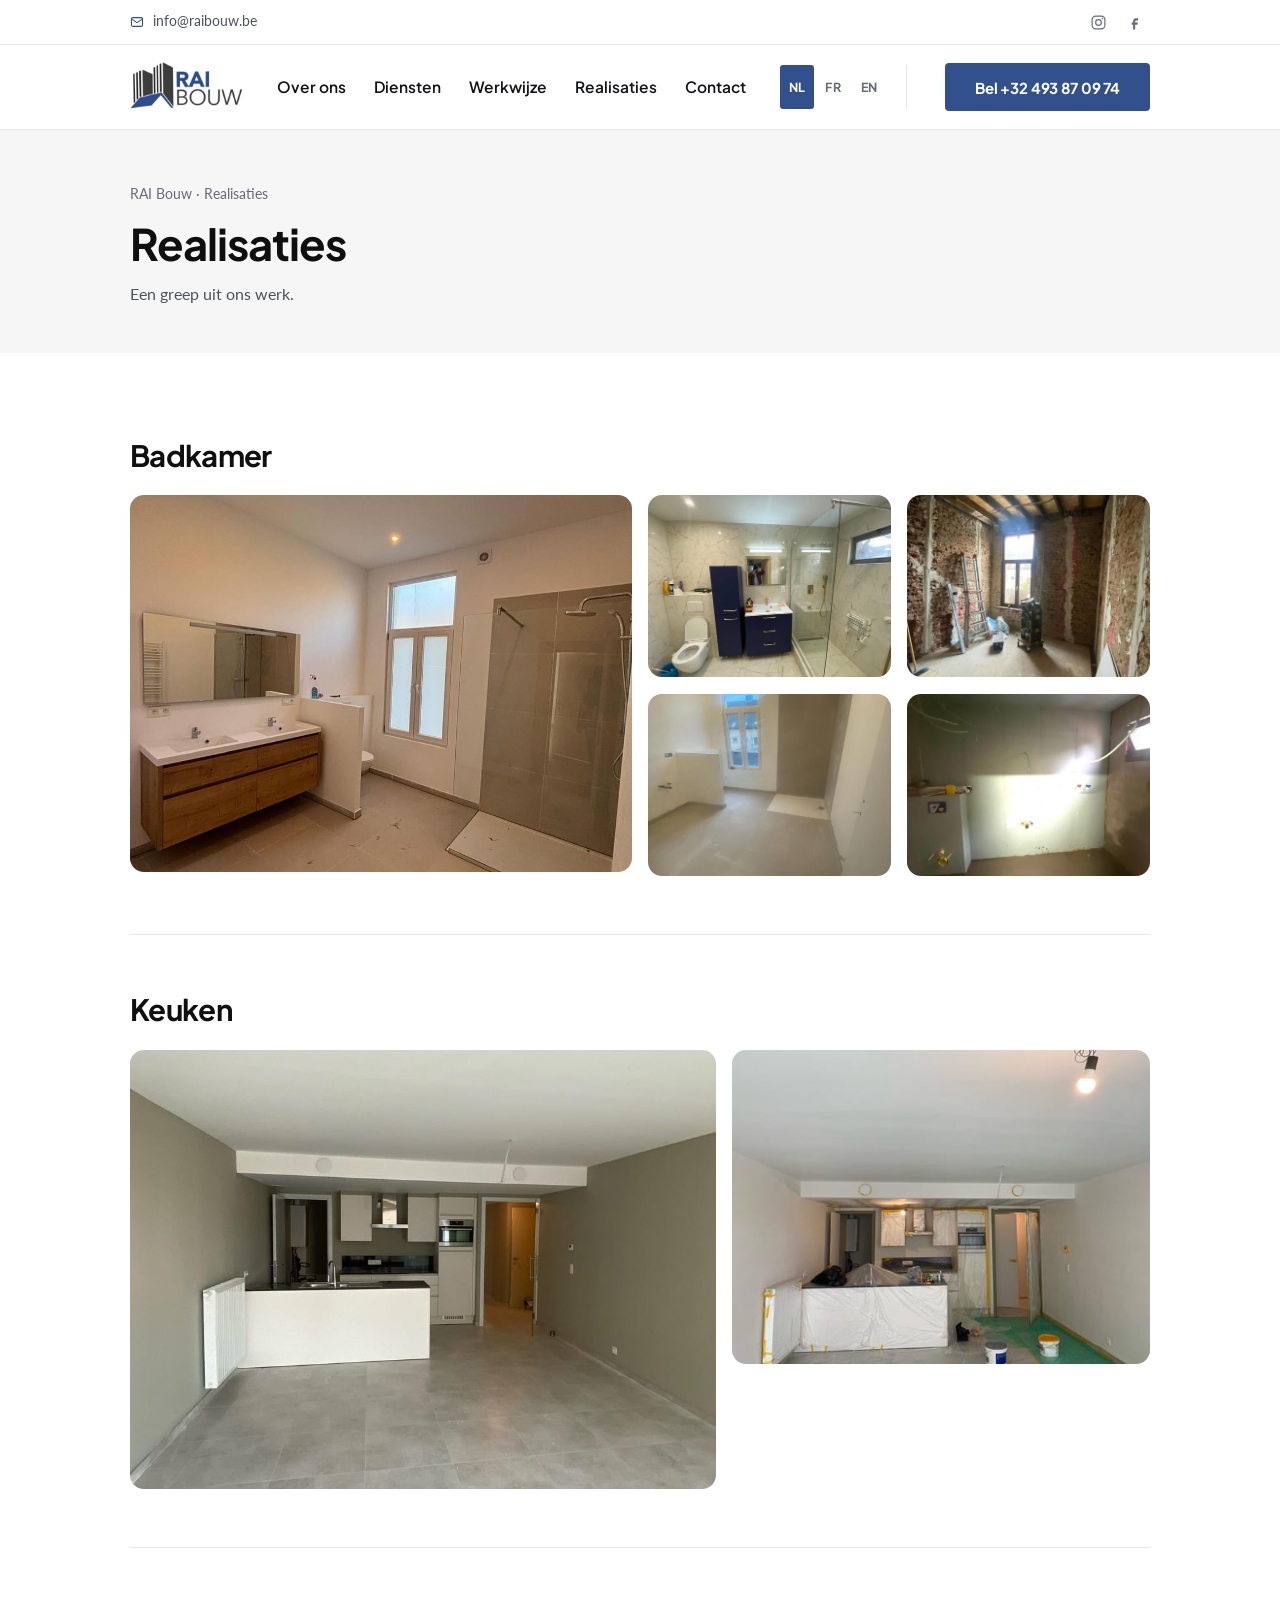
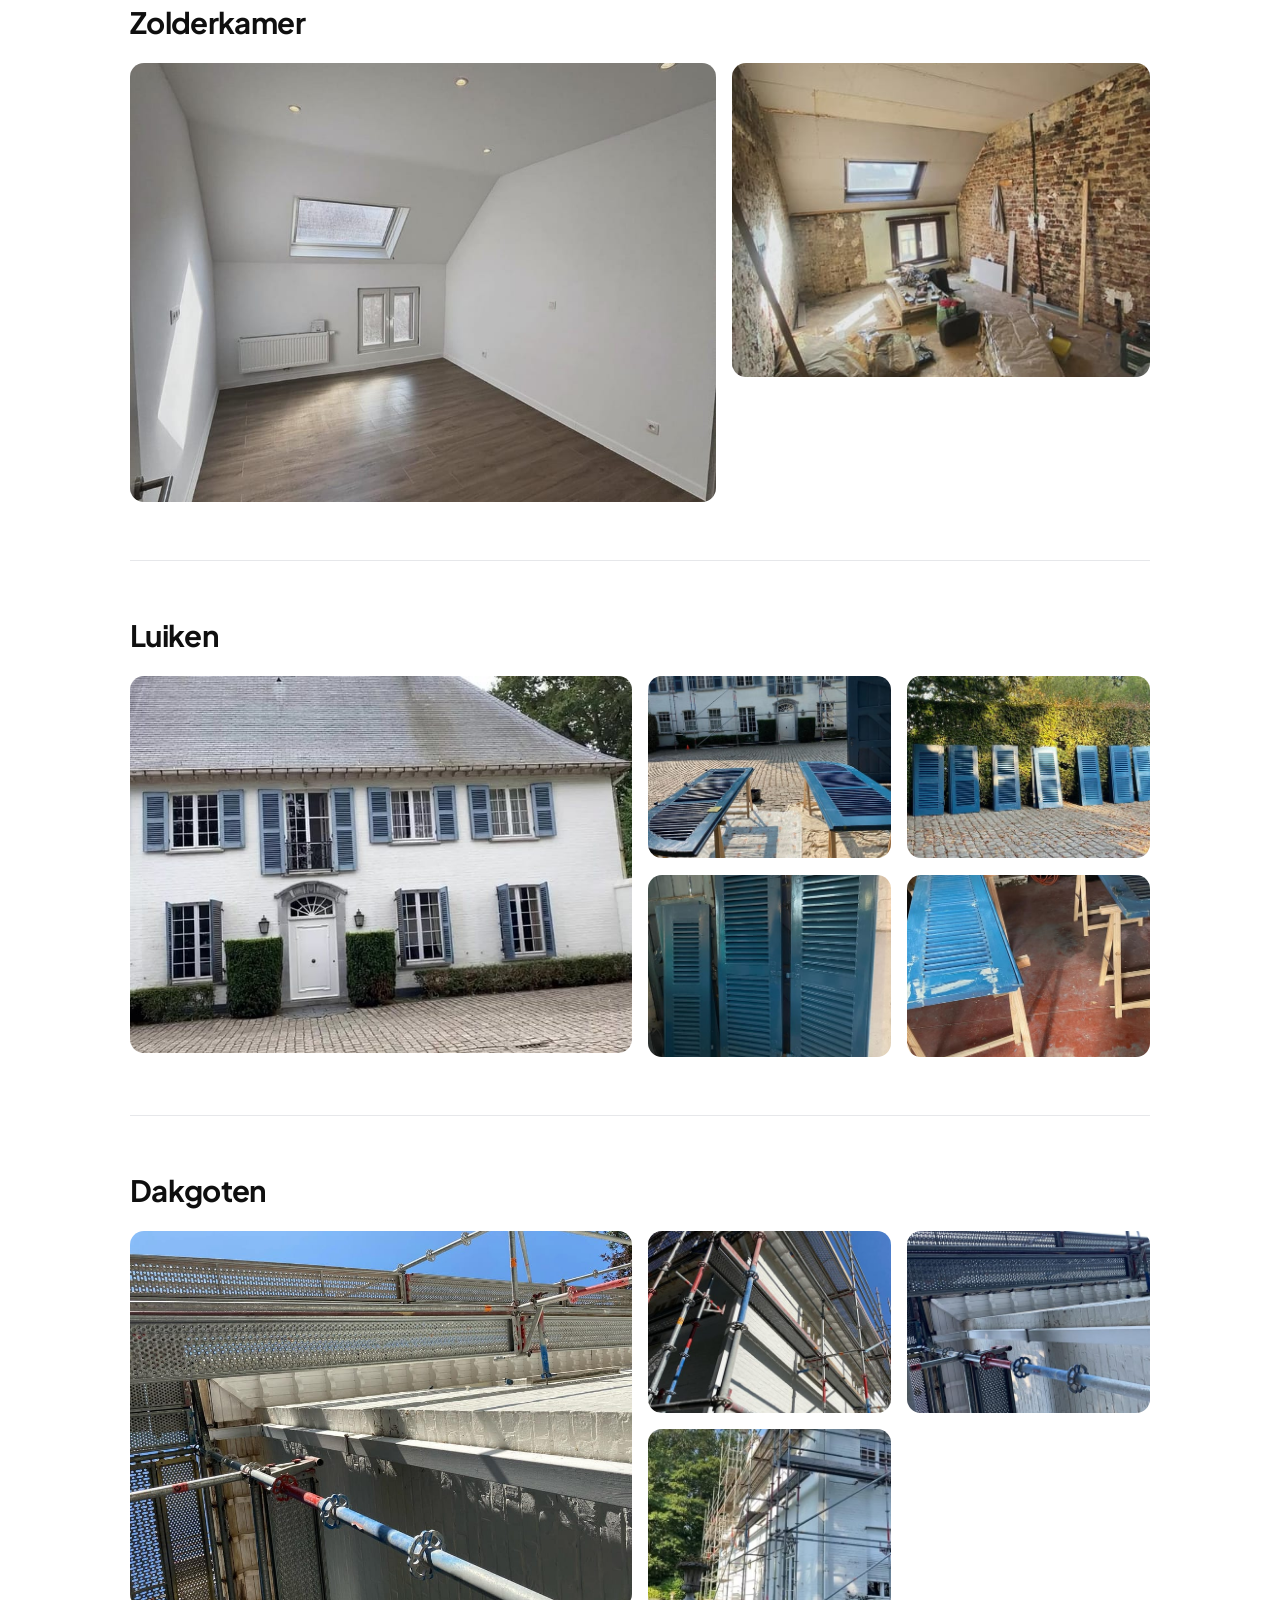
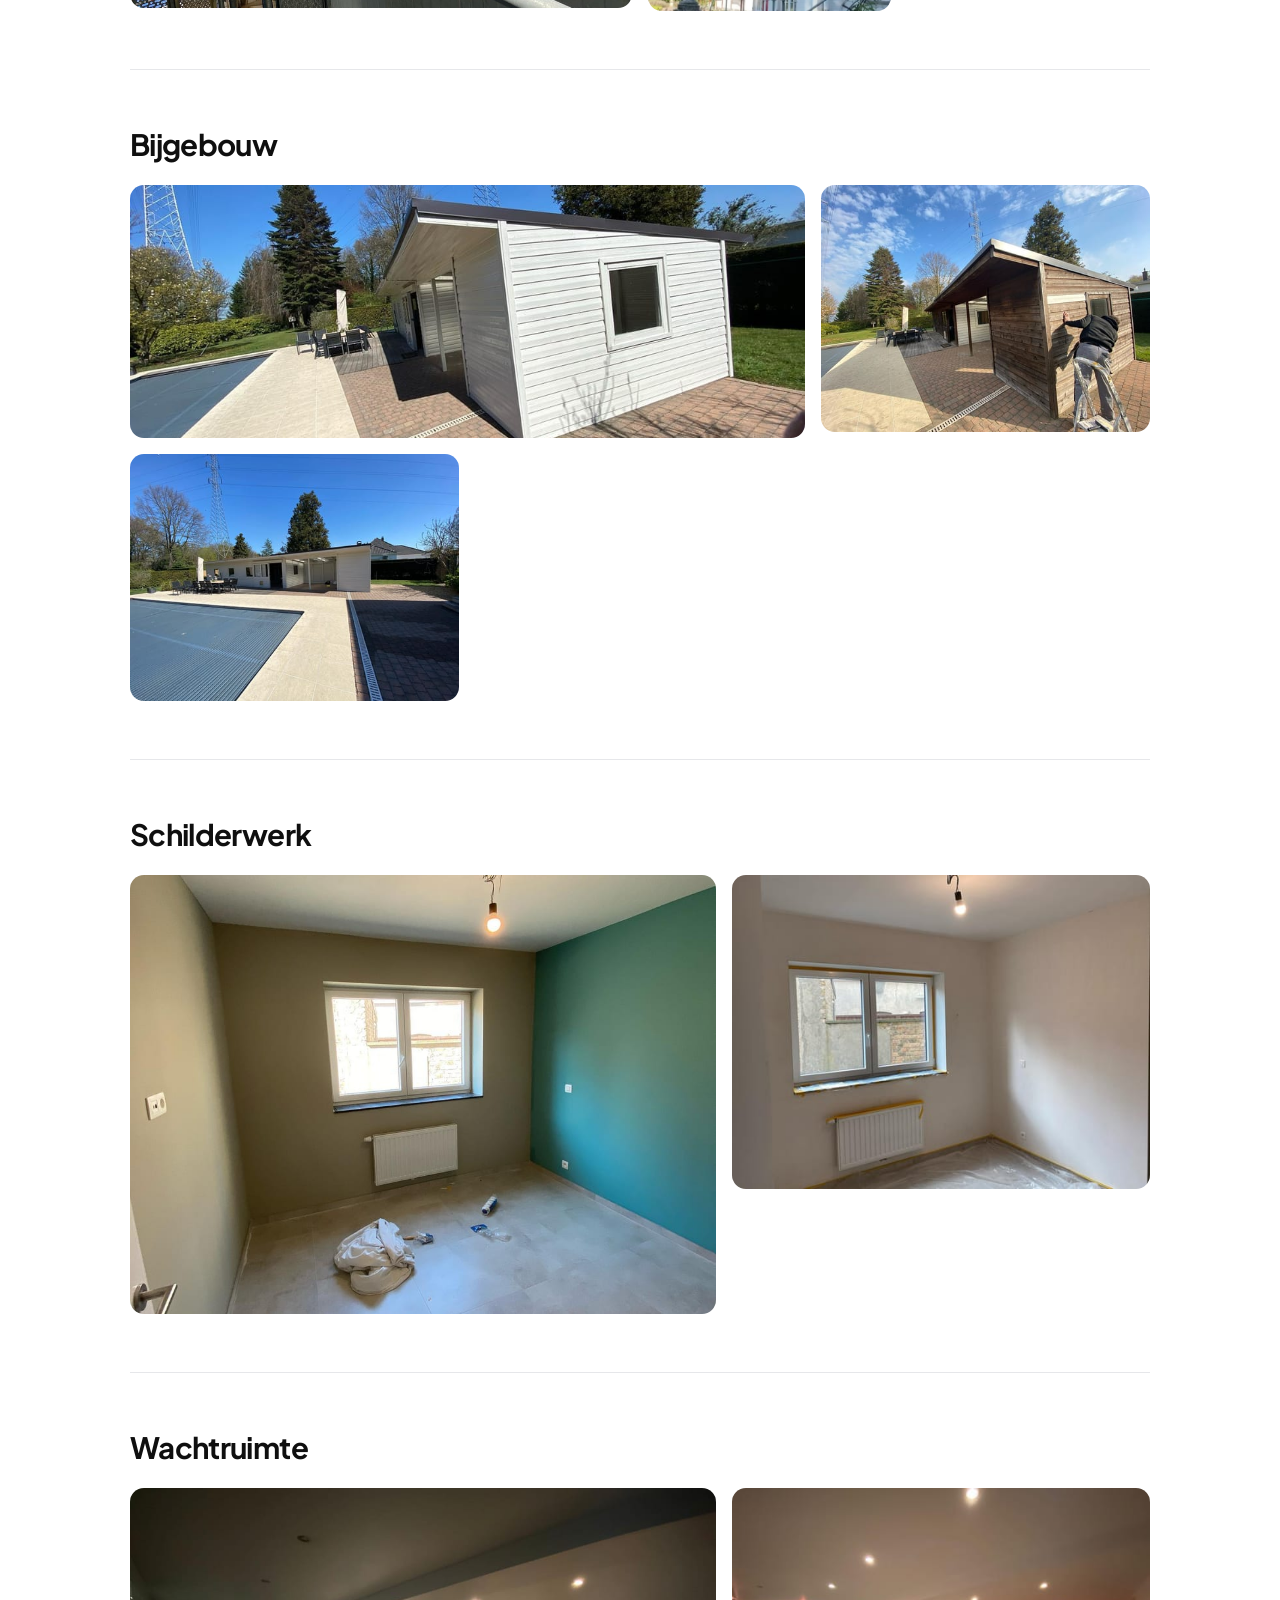
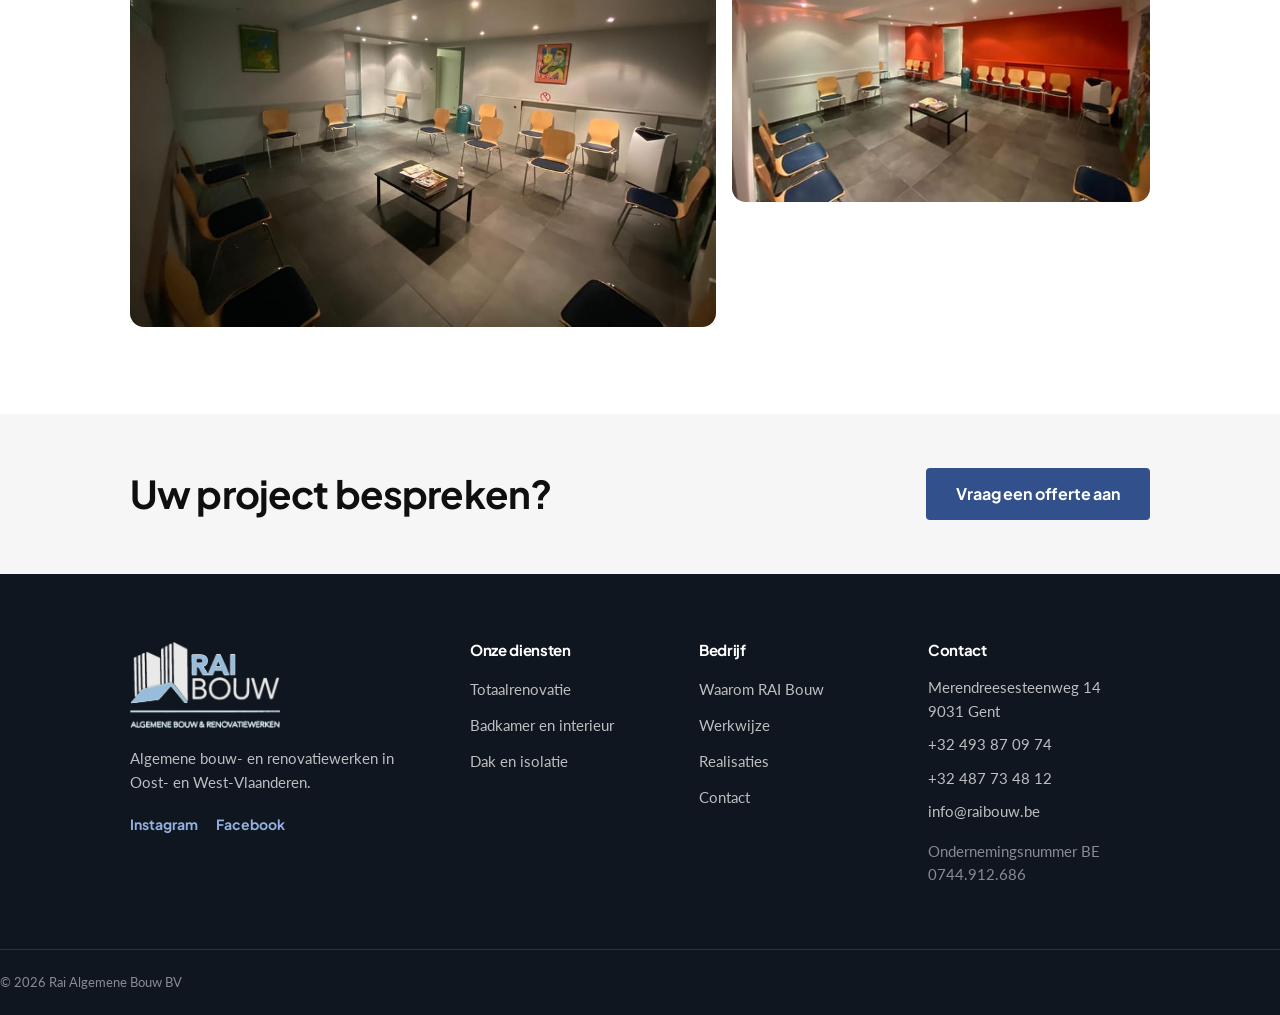
<file: realisaties.html>
<!doctype html>
<html lang="nl">
<head>
<meta charset="utf-8">
<meta name="viewport" content="width=device-width, initial-scale=1">
<meta name="robots" content="noindex, nofollow">
<title>Realisaties | RAI Bouw</title>
<meta name="description" content="Een greep uit ons werk.">
<link rel="preconnect" href="https://fonts.googleapis.com">
<link rel="preconnect" href="https://fonts.gstatic.com" crossorigin>
<link href="https://fonts.googleapis.com/css2?family=Plus+Jakarta+Sans:wght@400;500;600;700;800&family=Lato:wght@400;700&display=swap" rel="stylesheet">
<link rel="icon" href="img/merkteken.png" type="image/png">
<link rel="apple-touch-icon" href="img/merkteken-180.png">
<link rel="stylesheet" href="styles.css?v=fae36856">
</head>
<body>

<div class="rb-top">
  <div class="rb-breed rb-top__in">
    <p class="rb-top__mail"><a href="mailto:info@raibouw.be"><svg viewBox="0 0 24 24" width="14" height="14" fill="none" stroke="currentColor" stroke-width="1.8" stroke-linecap="round" stroke-linejoin="round" aria-hidden="true"><rect x="2.5" y="4.5" width="19" height="15" rx="2.5"/><path d="m3 7 8.2 5.6a1.5 1.5 0 0 0 1.6 0L21 7"/></svg>info@raibouw.be</a></p>
    <p class="rb-top__soc">
      <a href="https://www.instagram.com/rai.algemene.bouw/" target="_blank" rel="noopener noreferrer" aria-label="Instagram"><svg viewBox="0 0 24 24" width="17" height="17" fill="none" stroke="currentColor" stroke-width="1.7"><rect x="3" y="3" width="18" height="18" rx="5"/><circle cx="12" cy="12" r="4"/><circle cx="17.5" cy="6.5" r="1.1" fill="currentColor" stroke="none"/></svg></a>
      <a href="https://www.facebook.com/Rai.algemene.bouw/" target="_blank" rel="noopener noreferrer" aria-label="Facebook"><svg viewBox="0 0 24 24" width="17" height="17" fill="currentColor"><path d="M14 9h3V6h-3c-2.2 0-4 1.8-4 4v2H8v3h2v7h3v-7h3l1-3h-4v-2c0-.6.4-1 1-1z"/></svg></a>
    </p>
  </div>
</div>

<header class="rb-kop" id="kop">
  <div class="rb-breed rb-kop__in">
    <a class="rb-logo" href="index.html" aria-label="RAI Bouw"><img src="img/logo-kop.png" alt="Logo van RAI Bouw" width="640" height="284"></a>
    <nav class="rb-nav" aria-label="Hoofdmenu">
      <ul><li><a href="index.html#waarom">Over ons</a></li><li><a href="index.html#diensten">Diensten</a></li><li><a href="index.html#werkwijze">Werkwijze</a></li><li><a href="realisaties.html" aria-current="page">Realisaties</a></li><li><a href="index.html#contact">Contact</a></li></ul>
    </nav>
    <p class="rb-talen rb-talen--kop"><span class="rb-taal is-aan" aria-current="true">NL</span><a class="rb-taal" href="fr/index.html" hreflang="fr">FR</a><a class="rb-taal" href="en/index.html" hreflang="en">EN</a></p>
    <a class="rb-knop rb-knop--vol rb-kop__bel" href="tel:+32493870974">Bel +32 493 87 09 74</a>
    <button class="rb-menuknop" type="button" aria-expanded="false" aria-controls="rb-mobielmenu" aria-label="Menu openen"><span class="rb-menuknop__lijnen" aria-hidden="true"><span></span><span></span><span></span></span></button>
  </div>
  <div class="rb-mobielmenu" id="rb-mobielmenu" hidden>
    <ul><li><a href="index.html#waarom">Over ons</a></li><li><a href="index.html#diensten">Diensten</a></li><li><a href="index.html#werkwijze">Werkwijze</a></li><li><a href="realisaties.html" aria-current="page">Realisaties</a></li><li><a href="index.html#contact">Contact</a></li></ul>
    <p class="rb-talen rb-talen--menu"><span class="rb-taal is-aan" aria-current="true">NL</span><a class="rb-taal" href="fr/index.html" hreflang="fr">FR</a><a class="rb-taal" href="en/index.html" hreflang="en">EN</a></p>
    <a class="rb-knop rb-knop--vol rb-mobielmenu__knop" href="index.html#contact">Vraag een offerte aan</a>
  </div>
</header>
<main>
<section class="rb-paginakop">
  <div class="rb-breed">
    <p class="rb-kruimel"><a href="index.html">RAI Bouw</a> · Realisaties</p>
    <h1>Realisaties</h1>
    <p class="rb-paginakop__sub">Een greep uit ons werk.</p>
  </div>
</section>
<section class="rb-band rb-rps">
  <div class="rb-breed">
<article class="rb-rp rb-rp--5" id="badkamer">
  <h2 class="rb-op">Badkamer</h2>
  <ul class="rb-rp__raster">
    <li class="rb-op rb-rp__groot"><img class="" src="img/badkamer1-na-900.jpg" srcset="img/badkamer1-na-500.jpg 500w, img/badkamer1-na-900.jpg 900w" sizes="(max-width:1000px) 92vw, 720px" alt="Afgewerkte badkamer met een houten meubel en dubbele wastafel" loading="lazy" decoding="async"></li><li class="rb-op"><img class="" src="img/badkamer2-na-900.jpg" srcset="img/badkamer2-na-500.jpg 500w, img/badkamer2-na-900.jpg 900w" sizes="(max-width:1000px) 44vw, 340px" alt="Afgewerkte badkamer met marmerlook tegels en een blauw meubel" loading="lazy" decoding="async"></li><li class="rb-op"><img class="" src="img/badkamer1-voor-900.jpg" srcset="img/badkamer1-voor-500.jpg 500w, img/badkamer1-voor-900.jpg 900w" sizes="(max-width:1000px) 44vw, 340px" alt="Badkamer uitgebroken tot op de bakstenen muur, met een ladder tegen de wand" loading="lazy" decoding="async"></li><li class="rb-op"><img class="" src="img/badkamer1-pleister-900.jpg" srcset="img/badkamer1-pleister-500.jpg 500w, img/badkamer1-pleister-900.jpg 900w" sizes="(max-width:1000px) 44vw, 340px" alt="Dezelfde badkamer gepleisterd en klaar voor het tegelwerk" loading="lazy" decoding="async"></li><li class="rb-op"><img class="" src="img/badkamer2-voor-900.jpg" srcset="img/badkamer2-voor-500.jpg 500w, img/badkamer2-voor-900.jpg 900w" sizes="(max-width:1000px) 44vw, 340px" alt="Ruwe badkamer met kale wanden en aansluitingen in de muur" loading="lazy" decoding="async"></li>
  </ul>
</article>
<article class="rb-rp rb-rp--2" id="keuken">
  <h2 class="rb-op">Keuken</h2>
  <ul class="rb-rp__raster">
    <li class="rb-op rb-rp__groot"><img class="" src="img/keuken-na-900.jpg" srcset="img/keuken-na-500.jpg 500w, img/keuken-na-900.jpg 900w" sizes="(max-width:1000px) 92vw, 720px" alt="Afgewerkte keuken met wit eiland en een grijze tegelvloer" loading="lazy" decoding="async"></li><li class="rb-op"><img class="" src="img/keuken-voor-900.jpg" srcset="img/keuken-voor-500.jpg 500w, img/keuken-voor-900.jpg 900w" sizes="(max-width:1000px) 44vw, 340px" alt="Keuken afgeschermd met folie en vloerbescherming tijdens de werken" loading="lazy" decoding="async"></li>
  </ul>
</article>
<article class="rb-rp rb-rp--2" id="zolderkamer">
  <h2 class="rb-op">Zolderkamer</h2>
  <ul class="rb-rp__raster">
    <li class="rb-op rb-rp__groot"><img class="" src="img/zolder-na-900.jpg" srcset="img/zolder-na-500.jpg 500w, img/zolder-na-900.jpg 900w" sizes="(max-width:1000px) 92vw, 720px" alt="Afgewerkte zolderkamer met witte wanden en een houten vloer" loading="lazy" decoding="async"></li><li class="rb-op"><img class="" src="img/zolder-voor-900.jpg" srcset="img/zolder-voor-500.jpg 500w, img/zolder-voor-900.jpg 900w" sizes="(max-width:1000px) 44vw, 340px" alt="Zolderkamer uitgebroken tot op de bakstenen muur" loading="lazy" decoding="async"></li>
  </ul>
</article>
<article class="rb-rp rb-rp--5" id="luiken">
  <h2 class="rb-op">Luiken</h2>
  <ul class="rb-rp__raster">
    <li class="rb-op rb-rp__groot"><img class="" src="img/gevel-luiken-900.jpg" srcset="img/gevel-luiken-500.jpg 500w, img/gevel-luiken-900.jpg 900w" sizes="(max-width:1000px) 92vw, 720px" alt="Gevel van het herenhuis met de teruggeplaatste blauwe luiken" loading="lazy" decoding="async"></li><li class="rb-op"><img class="" src="img/luiken-gevel-900.jpg" srcset="img/luiken-gevel-500.jpg 500w, img/luiken-gevel-900.jpg 900w" sizes="(max-width:1000px) 44vw, 340px" alt="Herenhuis met blauwe luiken en luiken op schragen op de oprit" loading="lazy" decoding="async"></li><li class="rb-op"><img class="" src="img/luiken-rij-900.jpg" srcset="img/luiken-rij-500.jpg 500w, img/luiken-rij-900.jpg 900w" sizes="(max-width:1000px) 44vw, 340px" alt="Rij geschilderde blauwe luiken buiten tegen een haag" loading="lazy" decoding="async"></li><li class="rb-op"><img class="" src="img/luiken-twee-900.jpg" srcset="img/luiken-twee-500.jpg 500w, img/luiken-twee-900.jpg 900w" sizes="(max-width:1000px) 44vw, 340px" alt="Twee blauwe luiken na het schilderen" loading="lazy" decoding="async"></li><li class="rb-op"><img class="" src="img/luiken-werkplaats-900.jpg" srcset="img/luiken-werkplaats-500.jpg 500w, img/luiken-werkplaats-900.jpg 900w" sizes="(max-width:1000px) 44vw, 340px" alt="Blauw luik op schragen in de werkplaats" loading="lazy" decoding="async"></li>
  </ul>
</article>
<article class="rb-rp rb-rp--4" id="dakgoten">
  <h2 class="rb-op">Dakgoten</h2>
  <ul class="rb-rp__raster">
    <li class="rb-op rb-rp__groot"><img class="" src="img/dak-rand-1600.jpg" srcset="img/dak-rand-500.jpg 500w, img/dak-rand-900.jpg 900w, img/dak-rand-1600.jpg 1600w" sizes="(max-width:1000px) 92vw, 720px" alt="Vernieuwde dakrand gezien vanaf de stelling" loading="lazy" decoding="async"></li><li class="rb-op"><img class="" src="img/dak-stelling-900.jpg" srcset="img/dak-stelling-500.jpg 500w, img/dak-stelling-900.jpg 900w" sizes="(max-width:1000px) 44vw, 340px" alt="Stelling langs de gevel tijdens de dakwerken" loading="lazy" decoding="async"></li><li class="rb-op"><img class="" src="img/dak-strip-1600.jpg" srcset="img/dak-strip-500.jpg 500w, img/dak-strip-900.jpg 900w, img/dak-strip-1600.jpg 1600w" sizes="(max-width:1000px) 44vw, 340px" alt="Dakrand met ventilatiestrip boven de muur" loading="lazy" decoding="async"></li><li class="rb-op"><img class="" src="img/gevel-stelling-500.jpg" srcset="img/gevel-stelling-500.jpg 500w" sizes="(max-width:1000px) 44vw, 340px" alt="Stelling langs het gebouw met bomen op de achtergrond" loading="lazy" decoding="async"></li>
  </ul>
</article>
<article class="rb-rp rb-rp--3" id="bijgebouw">
  <h2 class="rb-op">Bijgebouw</h2>
  <ul class="rb-rp__raster">
    <li class="rb-op rb-rp__groot"><img class="" src="img/bijgebouw-na-900.jpg" srcset="img/bijgebouw-na-500.jpg 500w, img/bijgebouw-na-900.jpg 900w" sizes="(max-width:1000px) 92vw, 720px" alt="Hetzelfde bijgebouw met nieuwe witte gevelbekleding en een nieuw raam" loading="lazy" decoding="async"></li><li class="rb-op"><img class="" src="img/bijgebouw-voor-900.jpg" srcset="img/bijgebouw-voor-500.jpg 500w, img/bijgebouw-voor-900.jpg 900w" sizes="(max-width:1000px) 44vw, 340px" alt="Bijgebouw met verweerde houten gevelbekleding tijdens het werk" loading="lazy" decoding="async"></li><li class="rb-op"><img class="" src="img/bijgebouw-breed-900.jpg" srcset="img/bijgebouw-breed-500.jpg 500w, img/bijgebouw-breed-900.jpg 900w" sizes="(max-width:1000px) 44vw, 340px" alt="Zwembad met het afgewerkte bijgebouw ernaast" loading="lazy" decoding="async"></li>
  </ul>
</article>
<article class="rb-rp rb-rp--2" id="schilderwerk">
  <h2 class="rb-op">Schilderwerk</h2>
  <ul class="rb-rp__raster">
    <li class="rb-op rb-rp__groot"><img class="" src="img/kamer-na-900.jpg" srcset="img/kamer-na-500.jpg 500w, img/kamer-na-900.jpg 900w" sizes="(max-width:1000px) 92vw, 720px" alt="Dezelfde slaapkamer geschilderd in olijfgroen en blauwgroen" loading="lazy" decoding="async"></li><li class="rb-op"><img class="" src="img/kamer-voor-900.jpg" srcset="img/kamer-voor-500.jpg 500w, img/kamer-voor-900.jpg 900w" sizes="(max-width:1000px) 44vw, 340px" alt="Slaapkamer met kaal pleisterwerk en afgeplakt raam" loading="lazy" decoding="async"></li>
  </ul>
</article>
<article class="rb-rp rb-rp--2" id="wachtruimte">
  <h2 class="rb-op">Wachtruimte</h2>
  <ul class="rb-rp__raster">
    <li class="rb-op rb-rp__groot"><img class="" src="img/wachtruimte-a-900.jpg" srcset="img/wachtruimte-a-500.jpg 500w, img/wachtruimte-a-900.jpg 900w" sizes="(max-width:1000px) 92vw, 720px" alt="Wachtruimte met stoelen langs de wand en ingebouwde spots" loading="lazy" decoding="async"></li><li class="rb-op"><img class="" src="img/wachtruimte-b-900.jpg" srcset="img/wachtruimte-b-500.jpg 500w, img/wachtruimte-b-900.jpg 900w" sizes="(max-width:1000px) 44vw, 340px" alt="Dezelfde wachtruimte met een rode wand aan het uiteinde" loading="lazy" decoding="async"></li>
  </ul>
</article></div>
</section>
<section class="rb-slot">
  <div class="rb-breed rb-slot__in">
    <h2>Uw project bespreken?</h2>
    <a class="rb-knop rb-knop--vol" href="index.html#contact">Vraag een offerte aan</a>
  </div>
</section>
</main>

<footer class="rb-voet">
  <div class="rb-breed rb-voet__in">
    <div class="rb-voet__merk">
      <img class="rb-voet__logo" src="img/logo-licht.png" alt="Logo van RAI Bouw" width="640" height="369">
      <p>Algemene bouw- en renovatiewerken in Oost- en West-Vlaanderen.</p>
      <p class="rb-voet__soc">
        <a href="https://www.instagram.com/rai.algemene.bouw/" target="_blank" rel="noopener noreferrer">Instagram</a>
        <a href="https://www.facebook.com/Rai.algemene.bouw/" target="_blank" rel="noopener noreferrer">Facebook</a>
      </p>
    </div>
    <div class="rb-voet__kolom">
      <h4>Onze diensten</h4>
      <ul><li><a href="index.html#d-totaalrenovatie">Totaalrenovatie</a></li><li><a href="index.html#d-interieur">Badkamer en interieur</a></li><li><a href="index.html#d-dak">Dak en isolatie</a></li></ul>
    </div>
    <div class="rb-voet__kolom">
      <h4>Bedrijf</h4>
      <ul><li><a href="index.html#waarom">Waarom RAI Bouw</a></li><li><a href="index.html#werkwijze">Werkwijze</a></li><li><a href="index.html#realisaties">Realisaties</a></li><li><a href="index.html#contact">Contact</a></li></ul>
    </div>
    <div class="rb-voet__kolom">
      <h4>Contact</h4>
      <ul class="rb-voet__contact">
        <li>Merendreesesteenweg 14<br>9031 Gent</li>
        <li><a href="tel:+32493870974">+32 493 87 09 74</a></li>
        <li><a href="tel:+32487734812">+32 487 73 48 12</a></li>
        <li><a href="mailto:info@raibouw.be">info@raibouw.be</a></li>
        <li class="rb-voet__btw">Ondernemingsnummer BE 0744.912.686</li>
      </ul>
    </div>
  </div>
  <div class="rb-breed rb-voet__onder"><p>© 2026 Rai Algemene Bouw BV</p></div>
</footer>
<a class="rb-belzweef" href="tel:+32493870974" aria-label="Bel ons +32 493 87 09 74">
  <svg viewBox="0 0 24 24" width="20" height="20" fill="none" stroke="currentColor" stroke-width="2" stroke-linecap="round" stroke-linejoin="round" aria-hidden="true"><path d="M22 16.9v3a2 2 0 0 1-2.2 2 19.8 19.8 0 0 1-8.6-3.1 19.5 19.5 0 0 1-6-6A19.8 19.8 0 0 1 2.1 4.2 2 2 0 0 1 4.1 2h3a2 2 0 0 1 2 1.7c.1 1 .4 1.9.7 2.8a2 2 0 0 1-.5 2.1L8.1 9.9a16 16 0 0 0 6 6l1.3-1.2a2 2 0 0 1 2.1-.5c.9.3 1.8.6 2.8.7a2 2 0 0 1 1.7 2Z"/></svg>
  <span>Bel ons</span>
</a>
<script src="site.js?v=fae36856"></script>
</body>
</html>
</file>
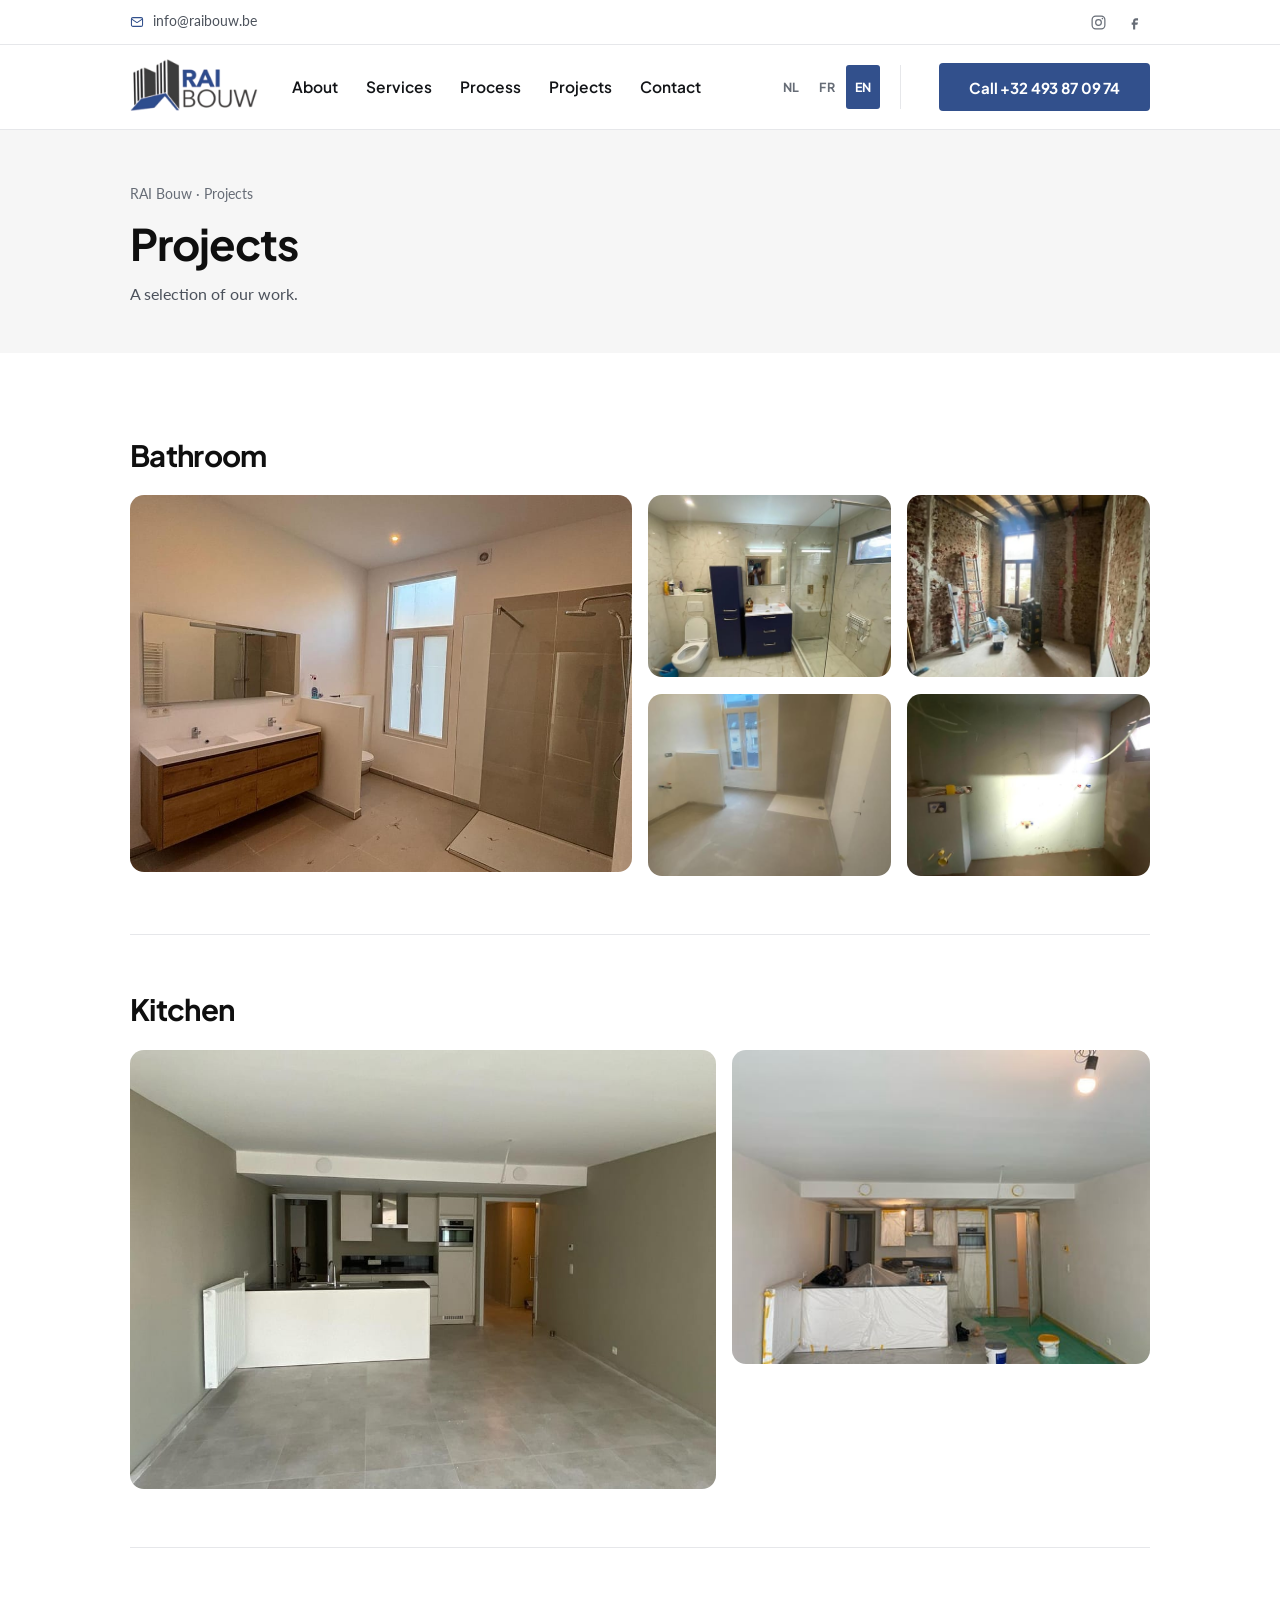
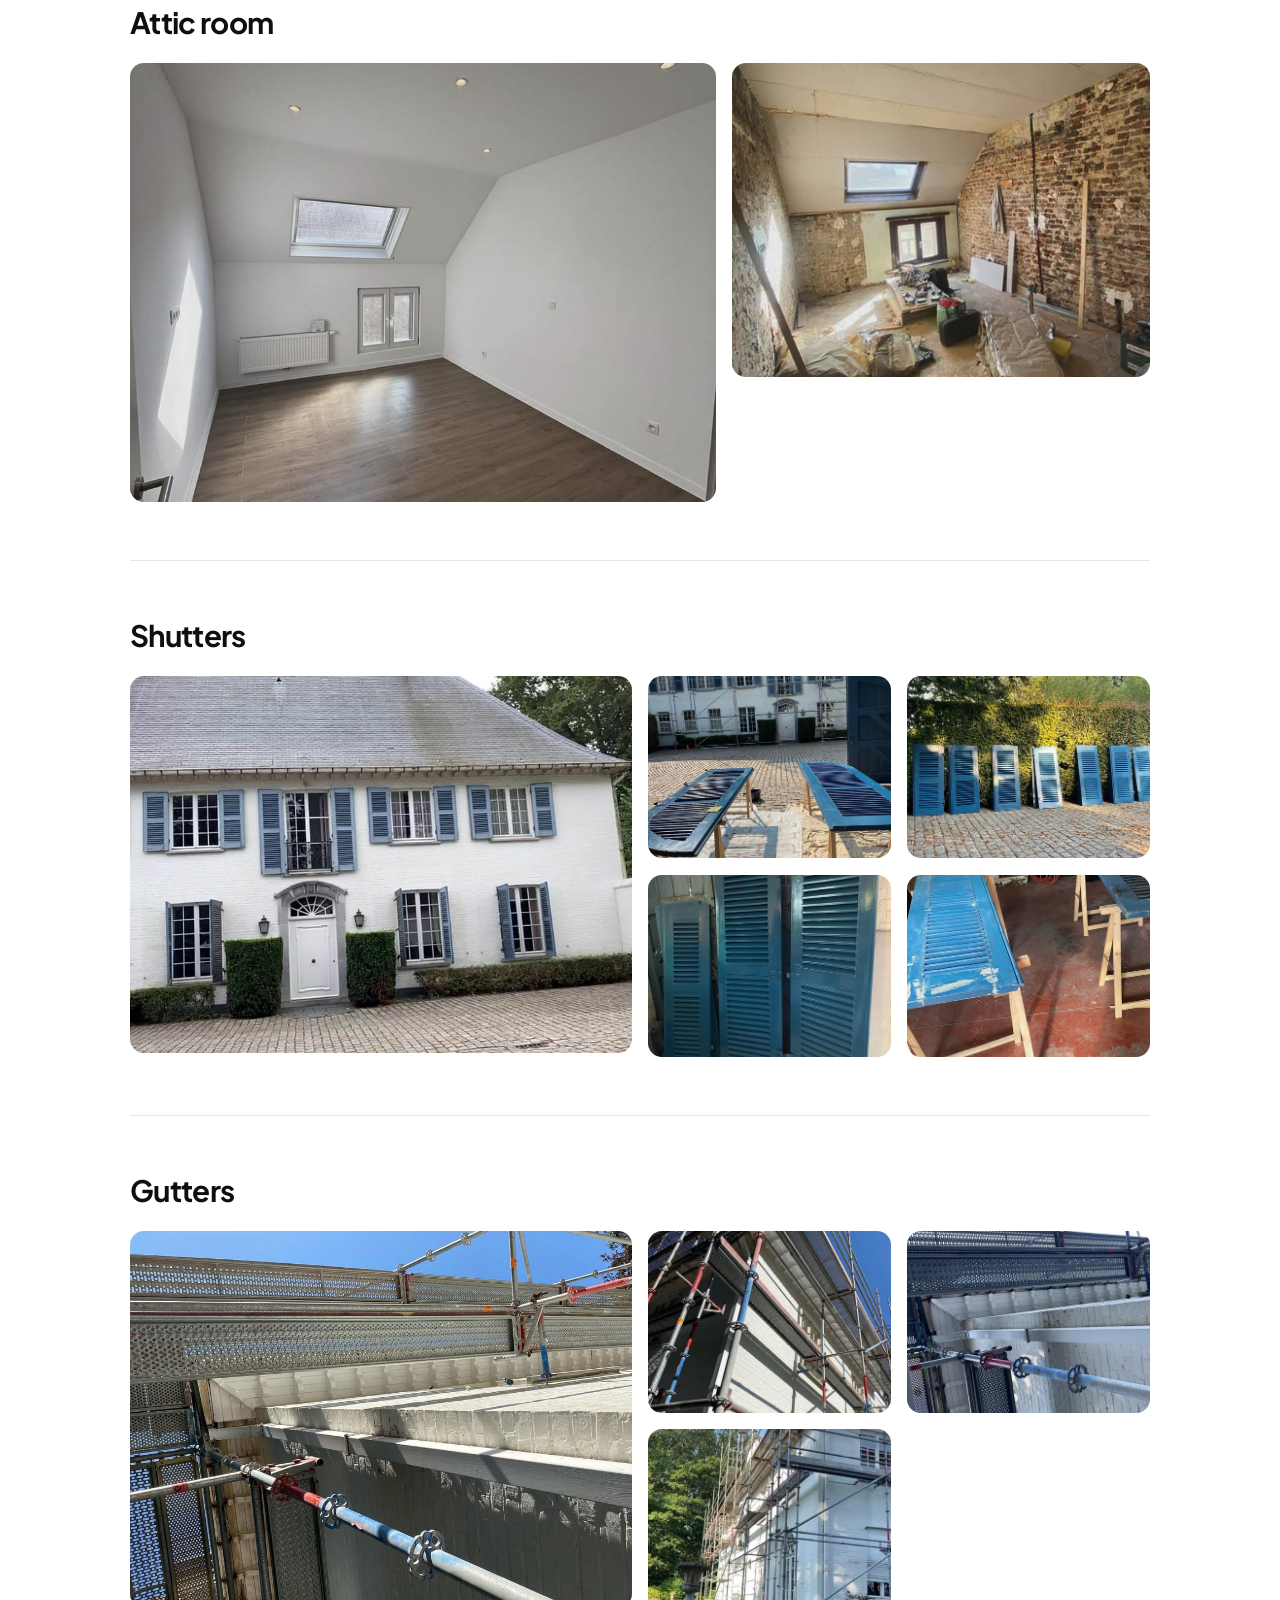
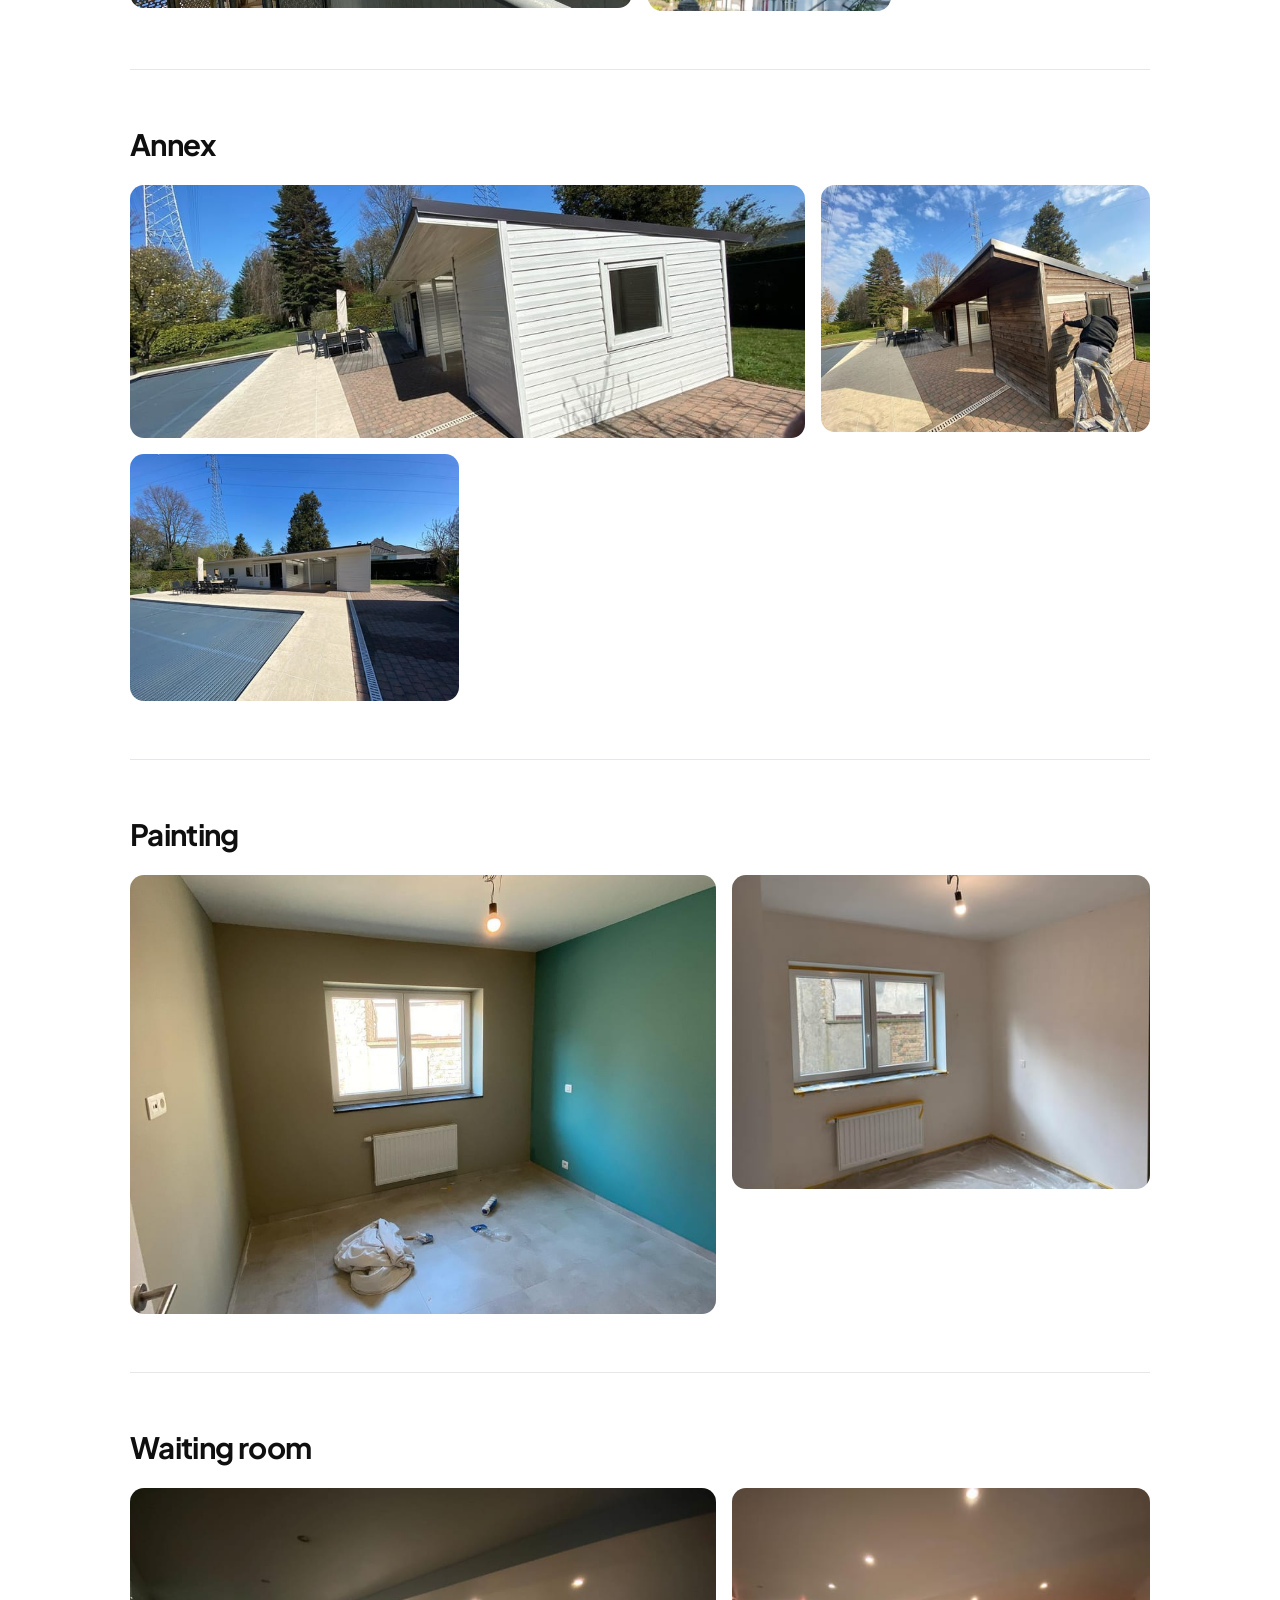
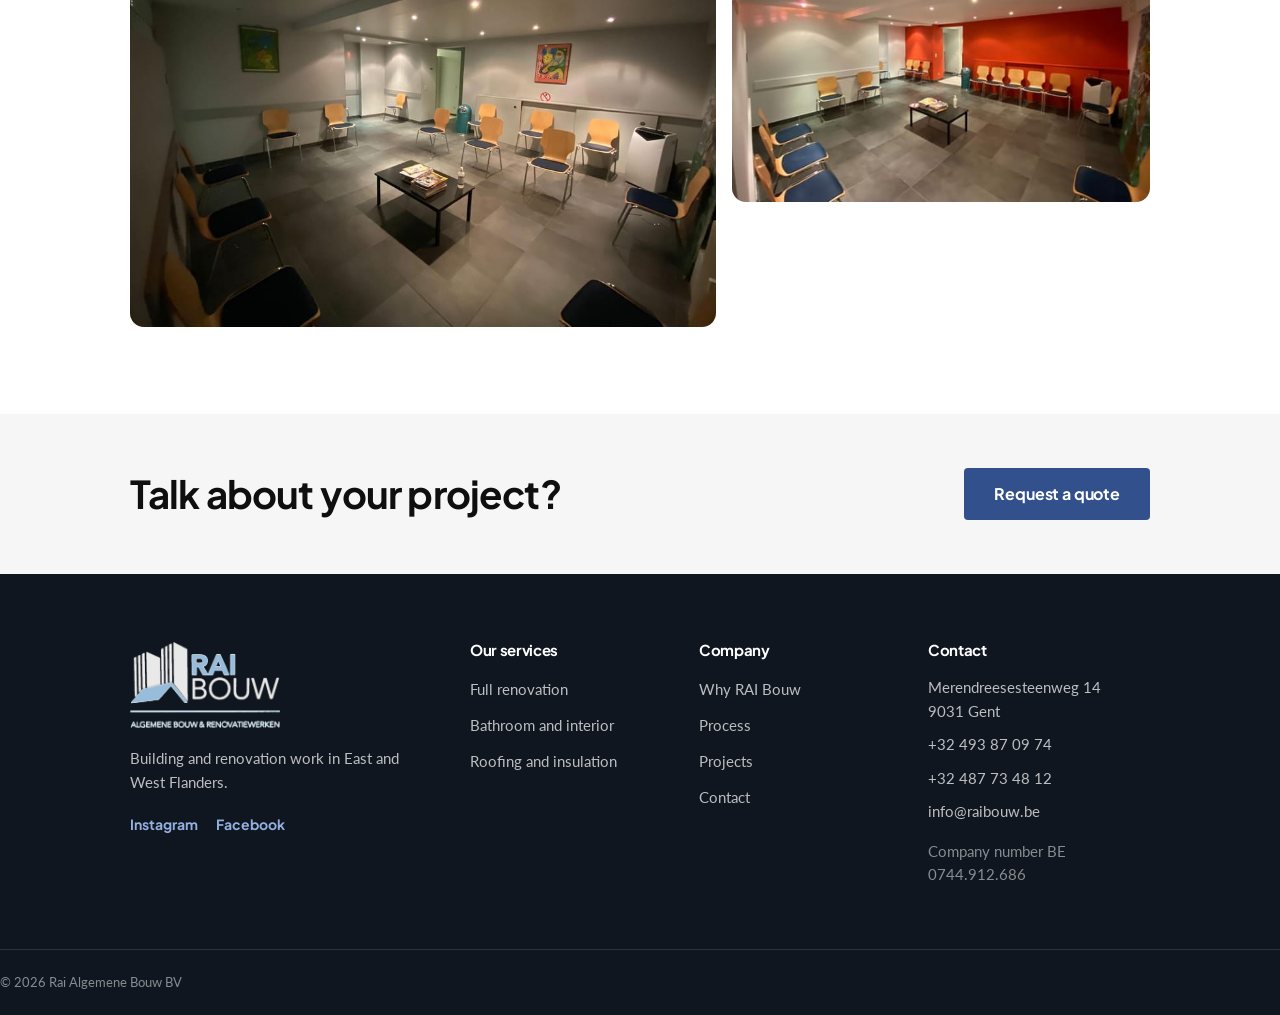
<file: en/realisaties.html>
<!doctype html>
<html lang="en">
<head>
<meta charset="utf-8">
<meta name="viewport" content="width=device-width, initial-scale=1">
<meta name="robots" content="noindex, nofollow">
<title>Projects | RAI Bouw</title>
<meta name="description" content="A selection of our work.">
<link rel="preconnect" href="https://fonts.googleapis.com">
<link rel="preconnect" href="https://fonts.gstatic.com" crossorigin>
<link href="https://fonts.googleapis.com/css2?family=Plus+Jakarta+Sans:wght@400;500;600;700;800&family=Lato:wght@400;700&display=swap" rel="stylesheet">
<link rel="icon" href="../img/merkteken.png" type="image/png">
<link rel="apple-touch-icon" href="../img/merkteken-180.png">
<link rel="stylesheet" href="../styles.css?v=fae36856">
</head>
<body>

<div class="rb-top">
  <div class="rb-breed rb-top__in">
    <p class="rb-top__mail"><a href="mailto:info@raibouw.be"><svg viewBox="0 0 24 24" width="14" height="14" fill="none" stroke="currentColor" stroke-width="1.8" stroke-linecap="round" stroke-linejoin="round" aria-hidden="true"><rect x="2.5" y="4.5" width="19" height="15" rx="2.5"/><path d="m3 7 8.2 5.6a1.5 1.5 0 0 0 1.6 0L21 7"/></svg>info@raibouw.be</a></p>
    <p class="rb-top__soc">
      <a href="https://www.instagram.com/rai.algemene.bouw/" target="_blank" rel="noopener noreferrer" aria-label="Instagram"><svg viewBox="0 0 24 24" width="17" height="17" fill="none" stroke="currentColor" stroke-width="1.7"><rect x="3" y="3" width="18" height="18" rx="5"/><circle cx="12" cy="12" r="4"/><circle cx="17.5" cy="6.5" r="1.1" fill="currentColor" stroke="none"/></svg></a>
      <a href="https://www.facebook.com/Rai.algemene.bouw/" target="_blank" rel="noopener noreferrer" aria-label="Facebook"><svg viewBox="0 0 24 24" width="17" height="17" fill="currentColor"><path d="M14 9h3V6h-3c-2.2 0-4 1.8-4 4v2H8v3h2v7h3v-7h3l1-3h-4v-2c0-.6.4-1 1-1z"/></svg></a>
    </p>
  </div>
</div>

<header class="rb-kop" id="kop">
  <div class="rb-breed rb-kop__in">
    <a class="rb-logo" href="index.html" aria-label="RAI Bouw"><img src="../img/logo-kop.png" alt="Logo van RAI Bouw" width="640" height="284"></a>
    <nav class="rb-nav" aria-label="Hoofdmenu">
      <ul><li><a href="index.html#waarom">About</a></li><li><a href="index.html#diensten">Services</a></li><li><a href="index.html#werkwijze">Process</a></li><li><a href="realisaties.html" aria-current="page">Projects</a></li><li><a href="index.html#contact">Contact</a></li></ul>
    </nav>
    <p class="rb-talen rb-talen--kop"><a class="rb-taal" href="../index.html" hreflang="nl">NL</a><a class="rb-taal" href="../fr/index.html" hreflang="fr">FR</a><span class="rb-taal is-aan" aria-current="true">EN</span></p>
    <a class="rb-knop rb-knop--vol rb-kop__bel" href="tel:+32493870974">Call +32 493 87 09 74</a>
    <button class="rb-menuknop" type="button" aria-expanded="false" aria-controls="rb-mobielmenu" aria-label="Menu openen"><span class="rb-menuknop__lijnen" aria-hidden="true"><span></span><span></span><span></span></span></button>
  </div>
  <div class="rb-mobielmenu" id="rb-mobielmenu" hidden>
    <ul><li><a href="index.html#waarom">About</a></li><li><a href="index.html#diensten">Services</a></li><li><a href="index.html#werkwijze">Process</a></li><li><a href="realisaties.html" aria-current="page">Projects</a></li><li><a href="index.html#contact">Contact</a></li></ul>
    <p class="rb-talen rb-talen--menu"><a class="rb-taal" href="../index.html" hreflang="nl">NL</a><a class="rb-taal" href="../fr/index.html" hreflang="fr">FR</a><span class="rb-taal is-aan" aria-current="true">EN</span></p>
    <a class="rb-knop rb-knop--vol rb-mobielmenu__knop" href="index.html#contact">Request a quote</a>
  </div>
</header>
<main>
<section class="rb-paginakop">
  <div class="rb-breed">
    <p class="rb-kruimel"><a href="index.html">RAI Bouw</a> · Projects</p>
    <h1>Projects</h1>
    <p class="rb-paginakop__sub">A selection of our work.</p>
  </div>
</section>
<section class="rb-band rb-rps">
  <div class="rb-breed">
<article class="rb-rp rb-rp--5" id="badkamer">
  <h2 class="rb-op">Bathroom</h2>
  <ul class="rb-rp__raster">
    <li class="rb-op rb-rp__groot"><img class="" src="../img/badkamer1-na-900.jpg" srcset="../img/badkamer1-na-500.jpg 500w, ../img/badkamer1-na-900.jpg 900w" sizes="(max-width:1000px) 92vw, 720px" alt="Finished bathroom with a wooden unit and double basin" loading="lazy" decoding="async"></li><li class="rb-op"><img class="" src="../img/badkamer2-na-900.jpg" srcset="../img/badkamer2-na-500.jpg 500w, ../img/badkamer2-na-900.jpg 900w" sizes="(max-width:1000px) 44vw, 340px" alt="Finished bathroom with marble-look tiles and a blue unit" loading="lazy" decoding="async"></li><li class="rb-op"><img class="" src="../img/badkamer1-voor-900.jpg" srcset="../img/badkamer1-voor-500.jpg 500w, ../img/badkamer1-voor-900.jpg 900w" sizes="(max-width:1000px) 44vw, 340px" alt="Bathroom stripped back to the brick wall" loading="lazy" decoding="async"></li><li class="rb-op"><img class="" src="../img/badkamer1-pleister-900.jpg" srcset="../img/badkamer1-pleister-500.jpg 500w, ../img/badkamer1-pleister-900.jpg 900w" sizes="(max-width:1000px) 44vw, 340px" alt="The same bathroom plastered, ready for tiling" loading="lazy" decoding="async"></li><li class="rb-op"><img class="" src="../img/badkamer2-voor-900.jpg" srcset="../img/badkamer2-voor-500.jpg 500w, ../img/badkamer2-voor-900.jpg 900w" sizes="(max-width:1000px) 44vw, 340px" alt="Bare bathroom with stripped walls and pipe stubs" loading="lazy" decoding="async"></li>
  </ul>
</article>
<article class="rb-rp rb-rp--2" id="keuken">
  <h2 class="rb-op">Kitchen</h2>
  <ul class="rb-rp__raster">
    <li class="rb-op rb-rp__groot"><img class="" src="../img/keuken-na-900.jpg" srcset="../img/keuken-na-500.jpg 500w, ../img/keuken-na-900.jpg 900w" sizes="(max-width:1000px) 92vw, 720px" alt="Finished kitchen with a white island and grey tiled floor" loading="lazy" decoding="async"></li><li class="rb-op"><img class="" src="../img/keuken-voor-900.jpg" srcset="../img/keuken-voor-500.jpg 500w, ../img/keuken-voor-900.jpg 900w" sizes="(max-width:1000px) 44vw, 340px" alt="Kitchen sheeted off during the work" loading="lazy" decoding="async"></li>
  </ul>
</article>
<article class="rb-rp rb-rp--2" id="zolderkamer">
  <h2 class="rb-op">Attic room</h2>
  <ul class="rb-rp__raster">
    <li class="rb-op rb-rp__groot"><img class="" src="../img/zolder-na-900.jpg" srcset="../img/zolder-na-500.jpg 500w, ../img/zolder-na-900.jpg 900w" sizes="(max-width:1000px) 92vw, 720px" alt="Finished attic room with white walls and a wooden floor" loading="lazy" decoding="async"></li><li class="rb-op"><img class="" src="../img/zolder-voor-900.jpg" srcset="../img/zolder-voor-500.jpg 500w, ../img/zolder-voor-900.jpg 900w" sizes="(max-width:1000px) 44vw, 340px" alt="Attic room stripped back to the brick wall" loading="lazy" decoding="async"></li>
  </ul>
</article>
<article class="rb-rp rb-rp--5" id="luiken">
  <h2 class="rb-op">Shutters</h2>
  <ul class="rb-rp__raster">
    <li class="rb-op rb-rp__groot"><img class="" src="../img/gevel-luiken-900.jpg" srcset="../img/gevel-luiken-500.jpg 500w, ../img/gevel-luiken-900.jpg 900w" sizes="(max-width:1000px) 92vw, 720px" alt="Facade of the manor house with the blue shutters back in place" loading="lazy" decoding="async"></li><li class="rb-op"><img class="" src="../img/luiken-gevel-900.jpg" srcset="../img/luiken-gevel-500.jpg 500w, ../img/luiken-gevel-900.jpg 900w" sizes="(max-width:1000px) 44vw, 340px" alt="Manor house with blue shutters and shutters on trestles" loading="lazy" decoding="async"></li><li class="rb-op"><img class="" src="../img/luiken-rij-900.jpg" srcset="../img/luiken-rij-500.jpg 500w, ../img/luiken-rij-900.jpg 900w" sizes="(max-width:1000px) 44vw, 340px" alt="Row of repainted blue shutters in front of a hedge" loading="lazy" decoding="async"></li><li class="rb-op"><img class="" src="../img/luiken-twee-900.jpg" srcset="../img/luiken-twee-500.jpg 500w, ../img/luiken-twee-900.jpg 900w" sizes="(max-width:1000px) 44vw, 340px" alt="Two blue shutters after painting" loading="lazy" decoding="async"></li><li class="rb-op"><img class="" src="../img/luiken-werkplaats-900.jpg" srcset="../img/luiken-werkplaats-500.jpg 500w, ../img/luiken-werkplaats-900.jpg 900w" sizes="(max-width:1000px) 44vw, 340px" alt="Blue shutter on trestles in the workshop" loading="lazy" decoding="async"></li>
  </ul>
</article>
<article class="rb-rp rb-rp--4" id="dakgoten">
  <h2 class="rb-op">Gutters</h2>
  <ul class="rb-rp__raster">
    <li class="rb-op rb-rp__groot"><img class="" src="../img/dak-rand-1600.jpg" srcset="../img/dak-rand-500.jpg 500w, ../img/dak-rand-900.jpg 900w, ../img/dak-rand-1600.jpg 1600w" sizes="(max-width:1000px) 92vw, 720px" alt="Renewed roof edge seen from the scaffolding" loading="lazy" decoding="async"></li><li class="rb-op"><img class="" src="../img/dak-stelling-900.jpg" srcset="../img/dak-stelling-500.jpg 500w, ../img/dak-stelling-900.jpg 900w" sizes="(max-width:1000px) 44vw, 340px" alt="Scaffolding along the facade during roofing work" loading="lazy" decoding="async"></li><li class="rb-op"><img class="" src="../img/dak-strip-1600.jpg" srcset="../img/dak-strip-500.jpg 500w, ../img/dak-strip-900.jpg 900w, ../img/dak-strip-1600.jpg 1600w" sizes="(max-width:1000px) 44vw, 340px" alt="Roof edge with ventilation strip above the wall" loading="lazy" decoding="async"></li><li class="rb-op"><img class="" src="../img/gevel-stelling-500.jpg" srcset="../img/gevel-stelling-500.jpg 500w" sizes="(max-width:1000px) 44vw, 340px" alt="Scaffolding along the building with trees behind" loading="lazy" decoding="async"></li>
  </ul>
</article>
<article class="rb-rp rb-rp--3" id="bijgebouw">
  <h2 class="rb-op">Annex</h2>
  <ul class="rb-rp__raster">
    <li class="rb-op rb-rp__groot"><img class="" src="../img/bijgebouw-na-900.jpg" srcset="../img/bijgebouw-na-500.jpg 500w, ../img/bijgebouw-na-900.jpg 900w" sizes="(max-width:1000px) 92vw, 720px" alt="The same annex with new white cladding and a new window" loading="lazy" decoding="async"></li><li class="rb-op"><img class="" src="../img/bijgebouw-voor-900.jpg" srcset="../img/bijgebouw-voor-500.jpg 500w, ../img/bijgebouw-voor-900.jpg 900w" sizes="(max-width:1000px) 44vw, 340px" alt="Annex with weathered wooden cladding during the work" loading="lazy" decoding="async"></li><li class="rb-op"><img class="" src="../img/bijgebouw-breed-900.jpg" srcset="../img/bijgebouw-breed-500.jpg 500w, ../img/bijgebouw-breed-900.jpg 900w" sizes="(max-width:1000px) 44vw, 340px" alt="Pool with the finished annex beside it" loading="lazy" decoding="async"></li>
  </ul>
</article>
<article class="rb-rp rb-rp--2" id="schilderwerk">
  <h2 class="rb-op">Painting</h2>
  <ul class="rb-rp__raster">
    <li class="rb-op rb-rp__groot"><img class="" src="../img/kamer-na-900.jpg" srcset="../img/kamer-na-500.jpg 500w, ../img/kamer-na-900.jpg 900w" sizes="(max-width:1000px) 92vw, 720px" alt="The same bedroom painted in olive green and blue-green" loading="lazy" decoding="async"></li><li class="rb-op"><img class="" src="../img/kamer-voor-900.jpg" srcset="../img/kamer-voor-500.jpg 500w, ../img/kamer-voor-900.jpg 900w" sizes="(max-width:1000px) 44vw, 340px" alt="Bedroom with bare plaster and a masked window" loading="lazy" decoding="async"></li>
  </ul>
</article>
<article class="rb-rp rb-rp--2" id="wachtruimte">
  <h2 class="rb-op">Waiting room</h2>
  <ul class="rb-rp__raster">
    <li class="rb-op rb-rp__groot"><img class="" src="../img/wachtruimte-a-900.jpg" srcset="../img/wachtruimte-a-500.jpg 500w, ../img/wachtruimte-a-900.jpg 900w" sizes="(max-width:1000px) 92vw, 720px" alt="Waiting room with chairs along the wall and recessed spots" loading="lazy" decoding="async"></li><li class="rb-op"><img class="" src="../img/wachtruimte-b-900.jpg" srcset="../img/wachtruimte-b-500.jpg 500w, ../img/wachtruimte-b-900.jpg 900w" sizes="(max-width:1000px) 44vw, 340px" alt="The same waiting room with a red wall at the end" loading="lazy" decoding="async"></li>
  </ul>
</article></div>
</section>
<section class="rb-slot">
  <div class="rb-breed rb-slot__in">
    <h2>Talk about your project?</h2>
    <a class="rb-knop rb-knop--vol" href="index.html#contact">Request a quote</a>
  </div>
</section>
</main>

<footer class="rb-voet">
  <div class="rb-breed rb-voet__in">
    <div class="rb-voet__merk">
      <img class="rb-voet__logo" src="../img/logo-licht.png" alt="Logo van RAI Bouw" width="640" height="369">
      <p>Building and renovation work in East and West Flanders.</p>
      <p class="rb-voet__soc">
        <a href="https://www.instagram.com/rai.algemene.bouw/" target="_blank" rel="noopener noreferrer">Instagram</a>
        <a href="https://www.facebook.com/Rai.algemene.bouw/" target="_blank" rel="noopener noreferrer">Facebook</a>
      </p>
    </div>
    <div class="rb-voet__kolom">
      <h4>Our services</h4>
      <ul><li><a href="index.html#d-totaalrenovatie">Full renovation</a></li><li><a href="index.html#d-interieur">Bathroom and interior</a></li><li><a href="index.html#d-dak">Roofing and insulation</a></li></ul>
    </div>
    <div class="rb-voet__kolom">
      <h4>Company</h4>
      <ul><li><a href="index.html#waarom">Why RAI Bouw</a></li><li><a href="index.html#werkwijze">Process</a></li><li><a href="index.html#realisaties">Projects</a></li><li><a href="index.html#contact">Contact</a></li></ul>
    </div>
    <div class="rb-voet__kolom">
      <h4>Contact</h4>
      <ul class="rb-voet__contact">
        <li>Merendreesesteenweg 14<br>9031 Gent</li>
        <li><a href="tel:+32493870974">+32 493 87 09 74</a></li>
        <li><a href="tel:+32487734812">+32 487 73 48 12</a></li>
        <li><a href="mailto:info@raibouw.be">info@raibouw.be</a></li>
        <li class="rb-voet__btw">Company number BE 0744.912.686</li>
      </ul>
    </div>
  </div>
  <div class="rb-breed rb-voet__onder"><p>© 2026 Rai Algemene Bouw BV</p></div>
</footer>
<a class="rb-belzweef" href="tel:+32493870974" aria-label="Call us +32 493 87 09 74">
  <svg viewBox="0 0 24 24" width="20" height="20" fill="none" stroke="currentColor" stroke-width="2" stroke-linecap="round" stroke-linejoin="round" aria-hidden="true"><path d="M22 16.9v3a2 2 0 0 1-2.2 2 19.8 19.8 0 0 1-8.6-3.1 19.5 19.5 0 0 1-6-6A19.8 19.8 0 0 1 2.1 4.2 2 2 0 0 1 4.1 2h3a2 2 0 0 1 2 1.7c.1 1 .4 1.9.7 2.8a2 2 0 0 1-.5 2.1L8.1 9.9a16 16 0 0 0 6 6l1.3-1.2a2 2 0 0 1 2.1-.5c.9.3 1.8.6 2.8.7a2 2 0 0 1 1.7 2Z"/></svg>
  <span>Call us</span>
</a>
<script src="../site.js?v=fae36856"></script>
</body>
</html>
</file>
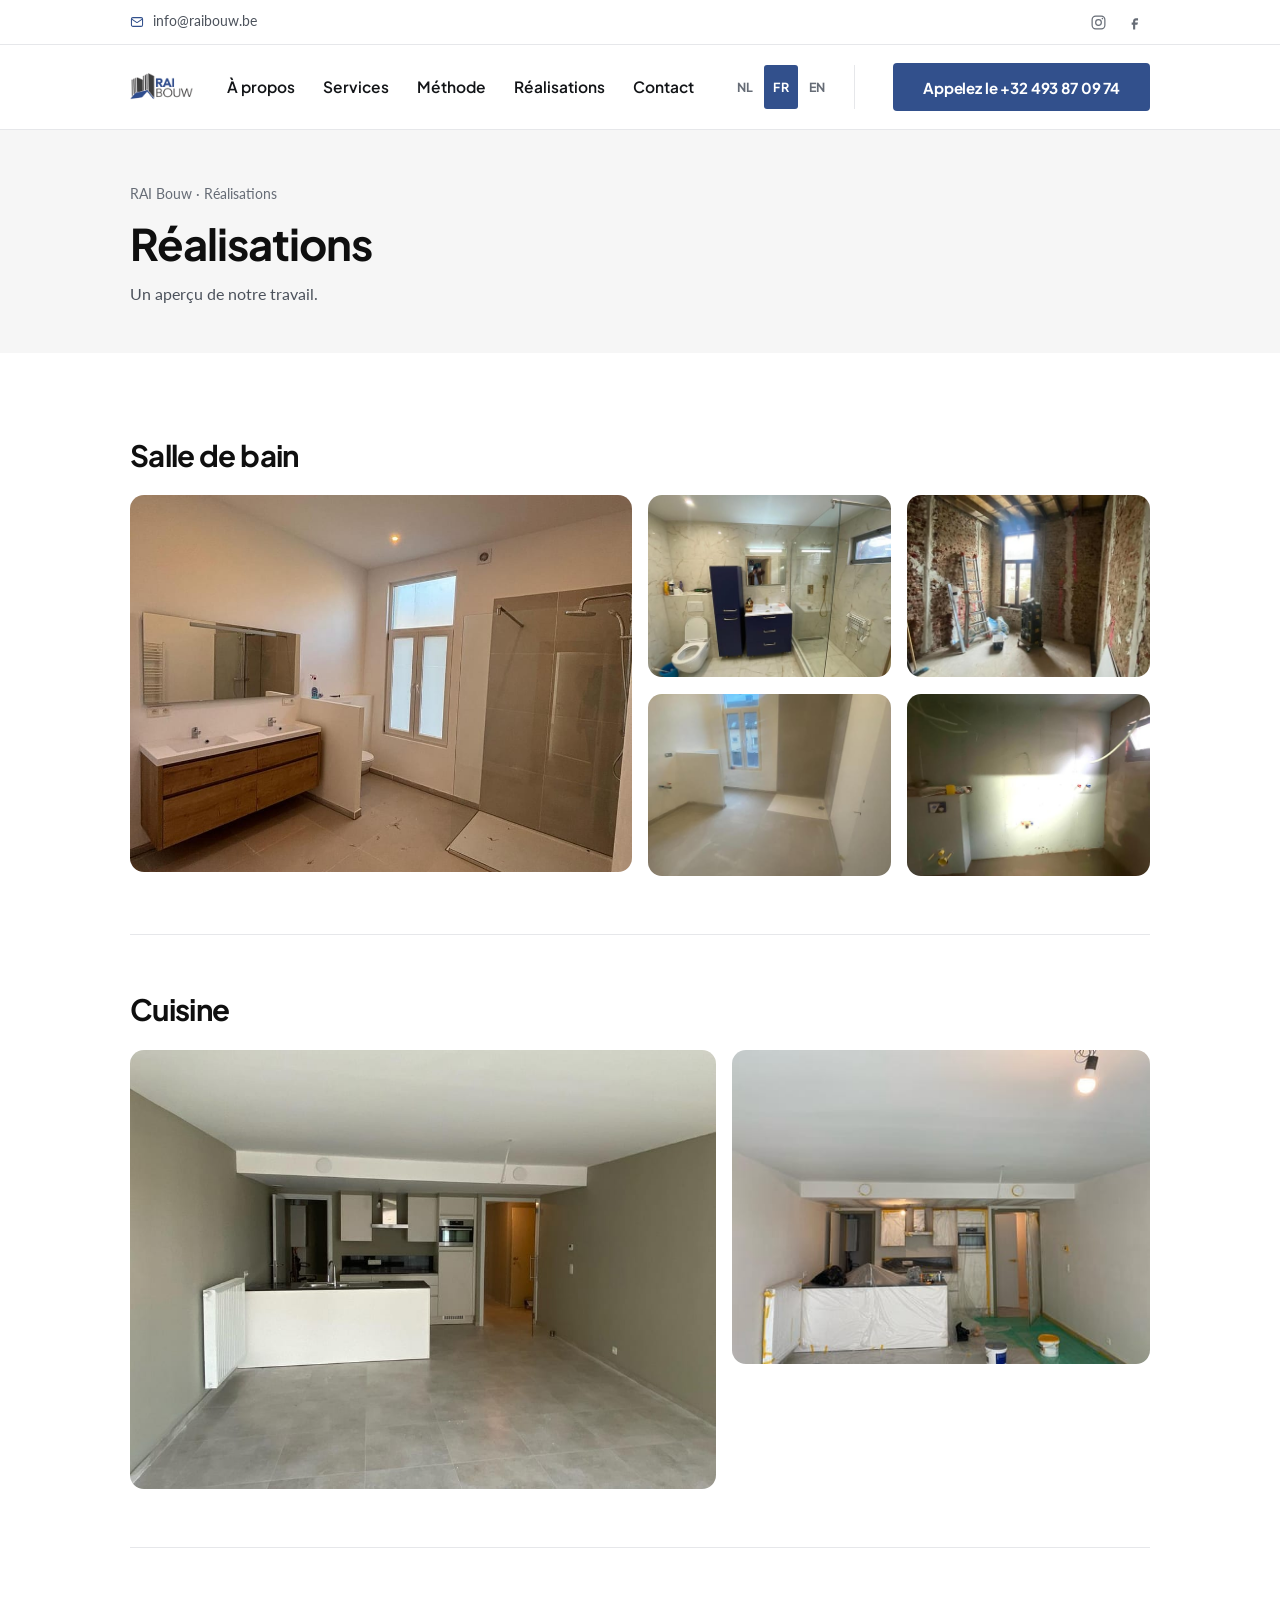
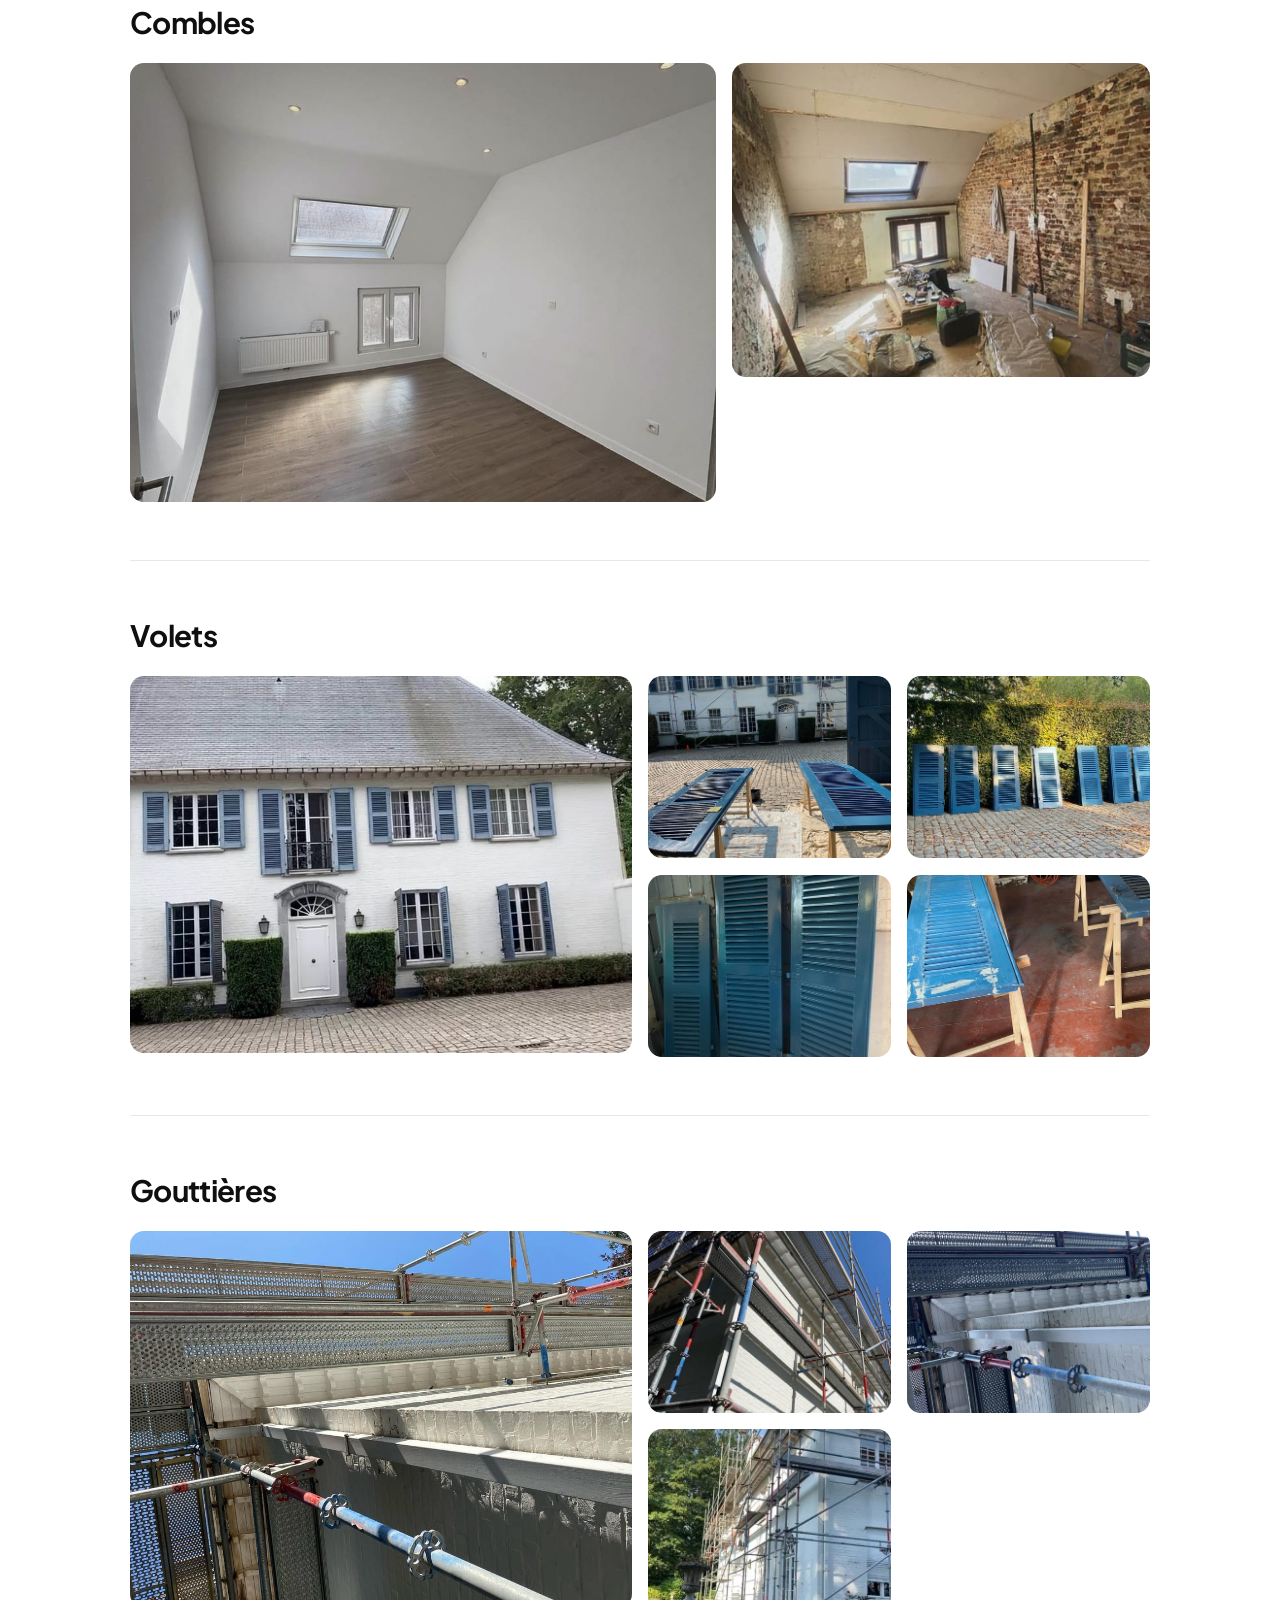
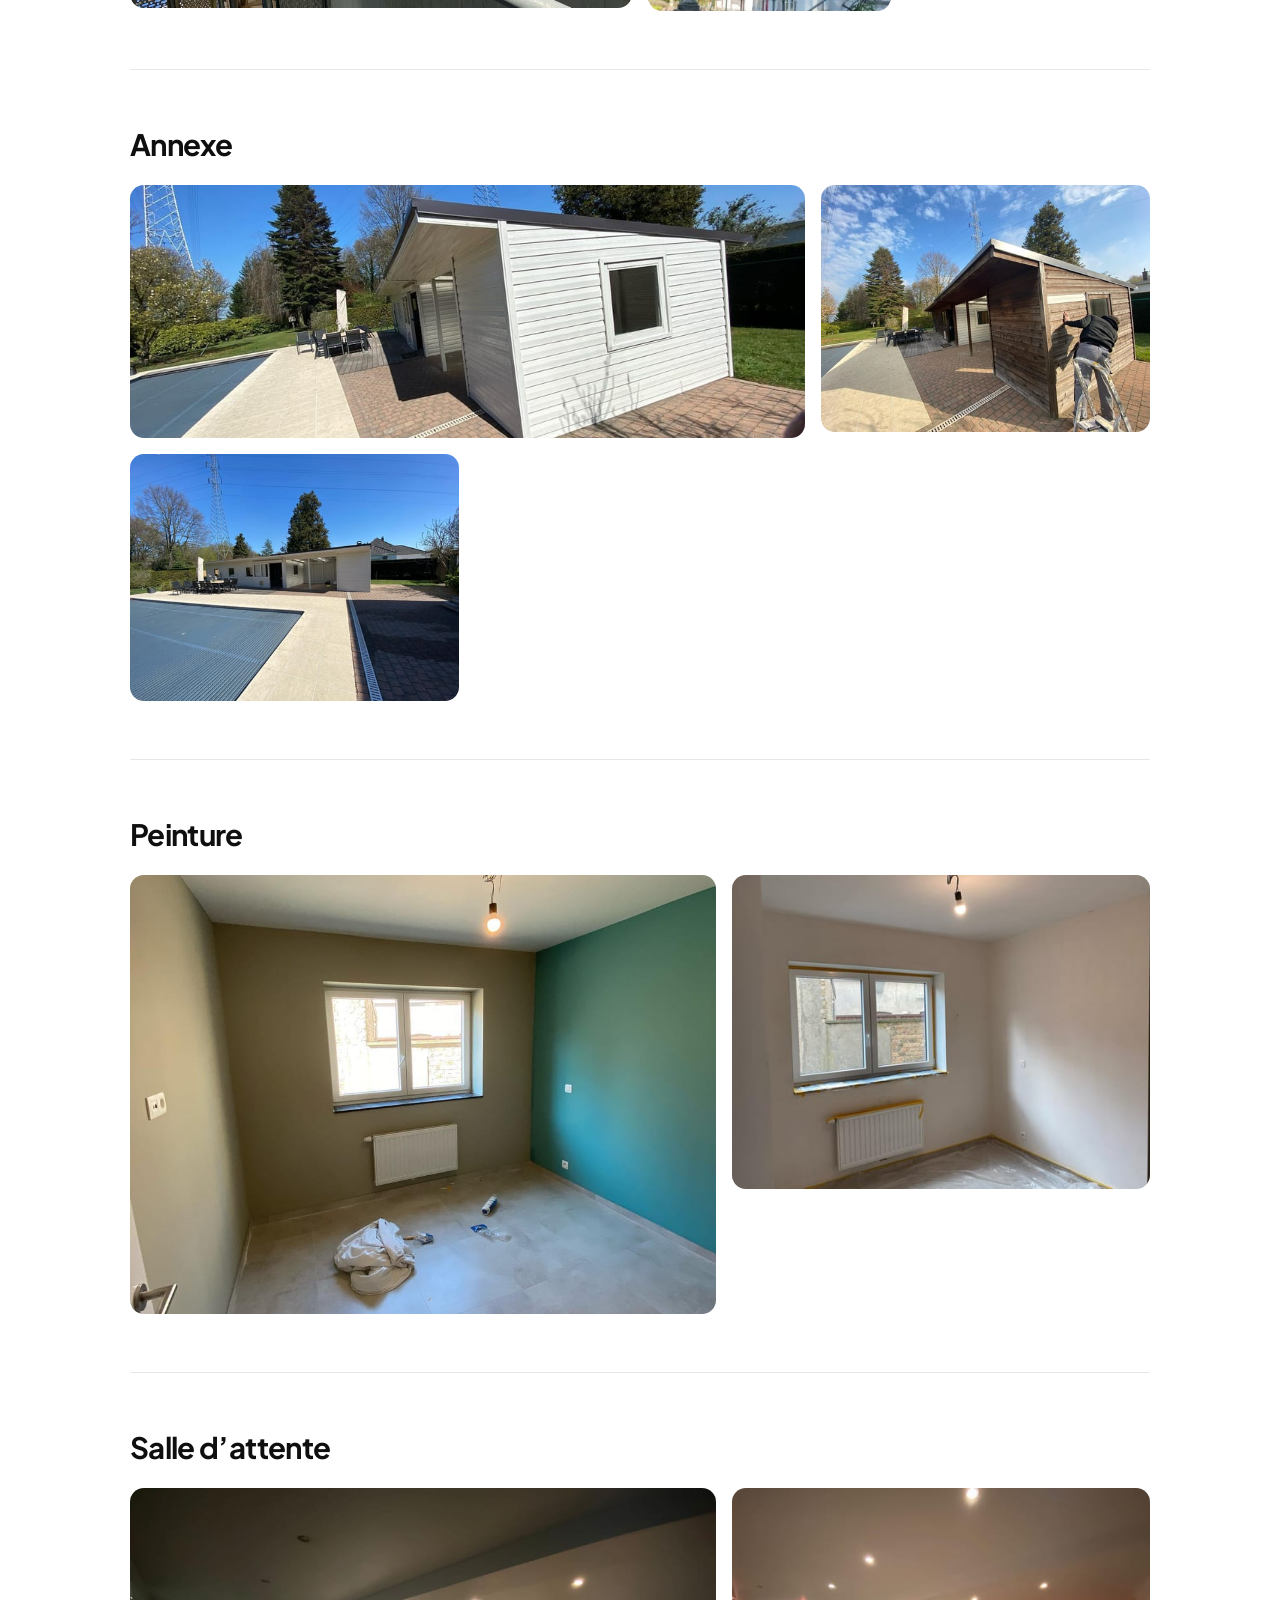
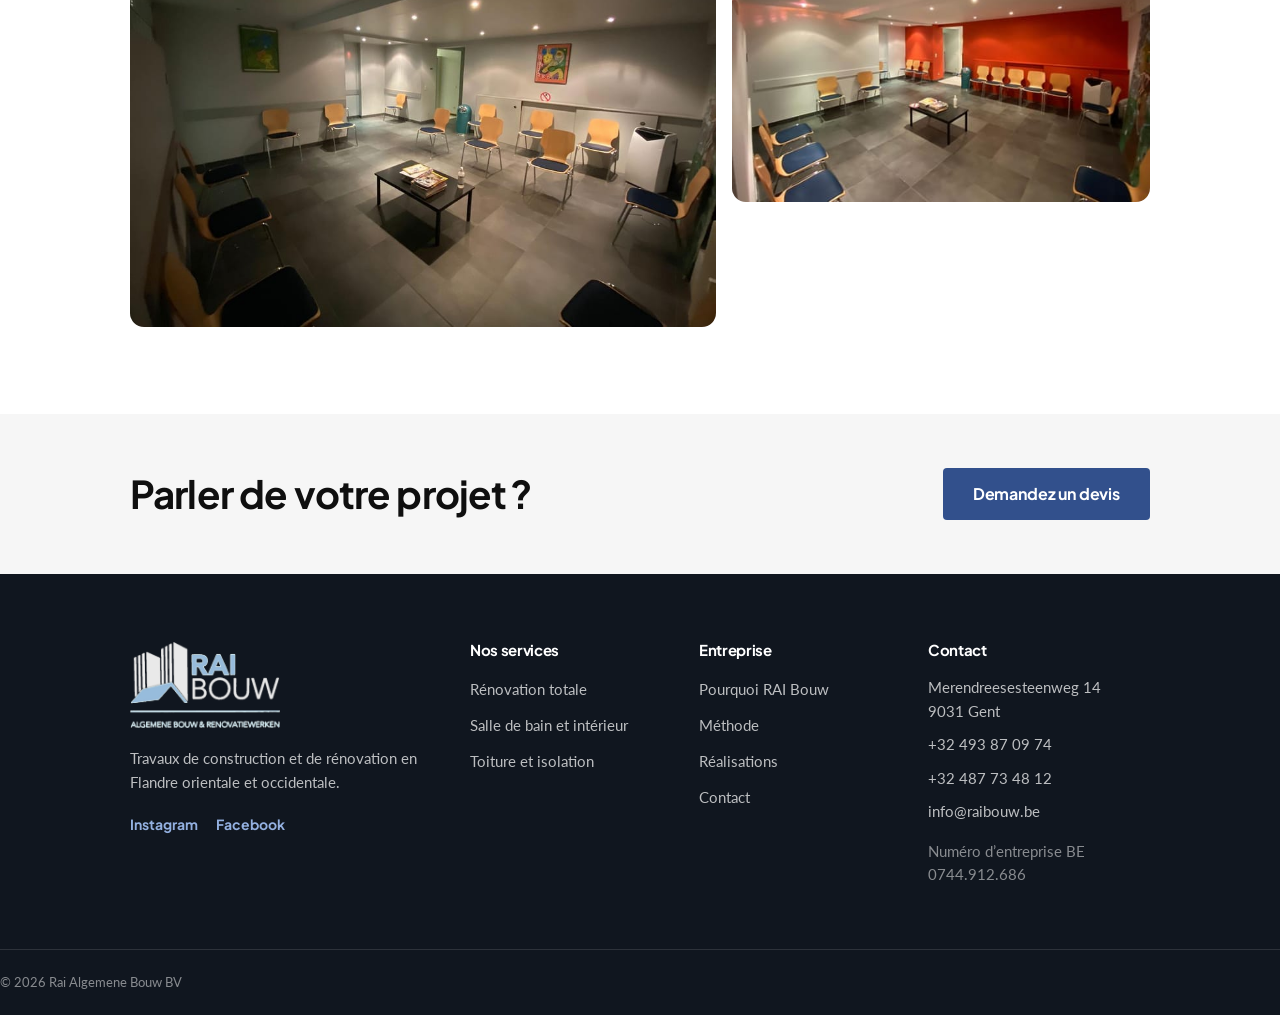
<file: fr/realisaties.html>
<!doctype html>
<html lang="fr">
<head>
<meta charset="utf-8">
<meta name="viewport" content="width=device-width, initial-scale=1">
<meta name="robots" content="noindex, nofollow">
<title>Réalisations | RAI Bouw</title>
<meta name="description" content="Un aperçu de notre travail.">
<link rel="preconnect" href="https://fonts.googleapis.com">
<link rel="preconnect" href="https://fonts.gstatic.com" crossorigin>
<link href="https://fonts.googleapis.com/css2?family=Plus+Jakarta+Sans:wght@400;500;600;700;800&family=Lato:wght@400;700&display=swap" rel="stylesheet">
<link rel="icon" href="../img/merkteken.png" type="image/png">
<link rel="apple-touch-icon" href="../img/merkteken-180.png">
<link rel="stylesheet" href="../styles.css?v=fae36856">
</head>
<body>

<div class="rb-top">
  <div class="rb-breed rb-top__in">
    <p class="rb-top__mail"><a href="mailto:info@raibouw.be"><svg viewBox="0 0 24 24" width="14" height="14" fill="none" stroke="currentColor" stroke-width="1.8" stroke-linecap="round" stroke-linejoin="round" aria-hidden="true"><rect x="2.5" y="4.5" width="19" height="15" rx="2.5"/><path d="m3 7 8.2 5.6a1.5 1.5 0 0 0 1.6 0L21 7"/></svg>info@raibouw.be</a></p>
    <p class="rb-top__soc">
      <a href="https://www.instagram.com/rai.algemene.bouw/" target="_blank" rel="noopener noreferrer" aria-label="Instagram"><svg viewBox="0 0 24 24" width="17" height="17" fill="none" stroke="currentColor" stroke-width="1.7"><rect x="3" y="3" width="18" height="18" rx="5"/><circle cx="12" cy="12" r="4"/><circle cx="17.5" cy="6.5" r="1.1" fill="currentColor" stroke="none"/></svg></a>
      <a href="https://www.facebook.com/Rai.algemene.bouw/" target="_blank" rel="noopener noreferrer" aria-label="Facebook"><svg viewBox="0 0 24 24" width="17" height="17" fill="currentColor"><path d="M14 9h3V6h-3c-2.2 0-4 1.8-4 4v2H8v3h2v7h3v-7h3l1-3h-4v-2c0-.6.4-1 1-1z"/></svg></a>
    </p>
  </div>
</div>

<header class="rb-kop" id="kop">
  <div class="rb-breed rb-kop__in">
    <a class="rb-logo" href="index.html" aria-label="RAI Bouw"><img src="../img/logo-kop.png" alt="Logo van RAI Bouw" width="640" height="284"></a>
    <nav class="rb-nav" aria-label="Hoofdmenu">
      <ul><li><a href="index.html#waarom">À propos</a></li><li><a href="index.html#diensten">Services</a></li><li><a href="index.html#werkwijze">Méthode</a></li><li><a href="realisaties.html" aria-current="page">Réalisations</a></li><li><a href="index.html#contact">Contact</a></li></ul>
    </nav>
    <p class="rb-talen rb-talen--kop"><a class="rb-taal" href="../index.html" hreflang="nl">NL</a><span class="rb-taal is-aan" aria-current="true">FR</span><a class="rb-taal" href="../en/index.html" hreflang="en">EN</a></p>
    <a class="rb-knop rb-knop--vol rb-kop__bel" href="tel:+32493870974">Appelez le +32 493 87 09 74</a>
    <button class="rb-menuknop" type="button" aria-expanded="false" aria-controls="rb-mobielmenu" aria-label="Menu openen"><span class="rb-menuknop__lijnen" aria-hidden="true"><span></span><span></span><span></span></span></button>
  </div>
  <div class="rb-mobielmenu" id="rb-mobielmenu" hidden>
    <ul><li><a href="index.html#waarom">À propos</a></li><li><a href="index.html#diensten">Services</a></li><li><a href="index.html#werkwijze">Méthode</a></li><li><a href="realisaties.html" aria-current="page">Réalisations</a></li><li><a href="index.html#contact">Contact</a></li></ul>
    <p class="rb-talen rb-talen--menu"><a class="rb-taal" href="../index.html" hreflang="nl">NL</a><span class="rb-taal is-aan" aria-current="true">FR</span><a class="rb-taal" href="../en/index.html" hreflang="en">EN</a></p>
    <a class="rb-knop rb-knop--vol rb-mobielmenu__knop" href="index.html#contact">Demandez un devis</a>
  </div>
</header>
<main>
<section class="rb-paginakop">
  <div class="rb-breed">
    <p class="rb-kruimel"><a href="index.html">RAI Bouw</a> · Réalisations</p>
    <h1>Réalisations</h1>
    <p class="rb-paginakop__sub">Un aperçu de notre travail.</p>
  </div>
</section>
<section class="rb-band rb-rps">
  <div class="rb-breed">
<article class="rb-rp rb-rp--5" id="badkamer">
  <h2 class="rb-op">Salle de bain</h2>
  <ul class="rb-rp__raster">
    <li class="rb-op rb-rp__groot"><img class="" src="../img/badkamer1-na-900.jpg" srcset="../img/badkamer1-na-500.jpg 500w, ../img/badkamer1-na-900.jpg 900w" sizes="(max-width:1000px) 92vw, 720px" alt="Salle de bain terminée avec un meuble en bois et deux vasques" loading="lazy" decoding="async"></li><li class="rb-op"><img class="" src="../img/badkamer2-na-900.jpg" srcset="../img/badkamer2-na-500.jpg 500w, ../img/badkamer2-na-900.jpg 900w" sizes="(max-width:1000px) 44vw, 340px" alt="Salle de bain terminée, carrelage effet marbre et meuble bleu" loading="lazy" decoding="async"></li><li class="rb-op"><img class="" src="../img/badkamer1-voor-900.jpg" srcset="../img/badkamer1-voor-500.jpg 500w, ../img/badkamer1-voor-900.jpg 900w" sizes="(max-width:1000px) 44vw, 340px" alt="Salle de bain mise à nu jusqu’au mur en briques" loading="lazy" decoding="async"></li><li class="rb-op"><img class="" src="../img/badkamer1-pleister-900.jpg" srcset="../img/badkamer1-pleister-500.jpg 500w, ../img/badkamer1-pleister-900.jpg 900w" sizes="(max-width:1000px) 44vw, 340px" alt="La même salle de bain plafonnée, prête pour le carrelage" loading="lazy" decoding="async"></li><li class="rb-op"><img class="" src="../img/badkamer2-voor-900.jpg" srcset="../img/badkamer2-voor-500.jpg 500w, ../img/badkamer2-voor-900.jpg 900w" sizes="(max-width:1000px) 44vw, 340px" alt="Salle de bain brute, murs nus et attentes dans le mur" loading="lazy" decoding="async"></li>
  </ul>
</article>
<article class="rb-rp rb-rp--2" id="keuken">
  <h2 class="rb-op">Cuisine</h2>
  <ul class="rb-rp__raster">
    <li class="rb-op rb-rp__groot"><img class="" src="../img/keuken-na-900.jpg" srcset="../img/keuken-na-500.jpg 500w, ../img/keuken-na-900.jpg 900w" sizes="(max-width:1000px) 92vw, 720px" alt="Cuisine terminée avec un îlot blanc et un carrelage gris" loading="lazy" decoding="async"></li><li class="rb-op"><img class="" src="../img/keuken-voor-900.jpg" srcset="../img/keuken-voor-500.jpg 500w, ../img/keuken-voor-900.jpg 900w" sizes="(max-width:1000px) 44vw, 340px" alt="Cuisine protégée par des bâches pendant les travaux" loading="lazy" decoding="async"></li>
  </ul>
</article>
<article class="rb-rp rb-rp--2" id="zolderkamer">
  <h2 class="rb-op">Combles</h2>
  <ul class="rb-rp__raster">
    <li class="rb-op rb-rp__groot"><img class="" src="../img/zolder-na-900.jpg" srcset="../img/zolder-na-500.jpg 500w, ../img/zolder-na-900.jpg 900w" sizes="(max-width:1000px) 92vw, 720px" alt="Chambre sous toit terminée, murs blancs et parquet" loading="lazy" decoding="async"></li><li class="rb-op"><img class="" src="../img/zolder-voor-900.jpg" srcset="../img/zolder-voor-500.jpg 500w, ../img/zolder-voor-900.jpg 900w" sizes="(max-width:1000px) 44vw, 340px" alt="Combles mis à nu jusqu’au mur en briques" loading="lazy" decoding="async"></li>
  </ul>
</article>
<article class="rb-rp rb-rp--5" id="luiken">
  <h2 class="rb-op">Volets</h2>
  <ul class="rb-rp__raster">
    <li class="rb-op rb-rp__groot"><img class="" src="../img/gevel-luiken-900.jpg" srcset="../img/gevel-luiken-500.jpg 500w, ../img/gevel-luiken-900.jpg 900w" sizes="(max-width:1000px) 92vw, 720px" alt="Façade de la maison de maître avec les volets bleus reposés" loading="lazy" decoding="async"></li><li class="rb-op"><img class="" src="../img/luiken-gevel-900.jpg" srcset="../img/luiken-gevel-500.jpg 500w, ../img/luiken-gevel-900.jpg 900w" sizes="(max-width:1000px) 44vw, 340px" alt="Maison de maître avec des volets bleus et des volets sur tréteaux" loading="lazy" decoding="async"></li><li class="rb-op"><img class="" src="../img/luiken-rij-900.jpg" srcset="../img/luiken-rij-500.jpg 500w, ../img/luiken-rij-900.jpg 900w" sizes="(max-width:1000px) 44vw, 340px" alt="Rangée de volets bleus repeints devant une haie" loading="lazy" decoding="async"></li><li class="rb-op"><img class="" src="../img/luiken-twee-900.jpg" srcset="../img/luiken-twee-500.jpg 500w, ../img/luiken-twee-900.jpg 900w" sizes="(max-width:1000px) 44vw, 340px" alt="Deux volets bleus après la mise en peinture" loading="lazy" decoding="async"></li><li class="rb-op"><img class="" src="../img/luiken-werkplaats-900.jpg" srcset="../img/luiken-werkplaats-500.jpg 500w, ../img/luiken-werkplaats-900.jpg 900w" sizes="(max-width:1000px) 44vw, 340px" alt="Volet bleu sur tréteaux à l’atelier" loading="lazy" decoding="async"></li>
  </ul>
</article>
<article class="rb-rp rb-rp--4" id="dakgoten">
  <h2 class="rb-op">Gouttières</h2>
  <ul class="rb-rp__raster">
    <li class="rb-op rb-rp__groot"><img class="" src="../img/dak-rand-1600.jpg" srcset="../img/dak-rand-500.jpg 500w, ../img/dak-rand-900.jpg 900w, ../img/dak-rand-1600.jpg 1600w" sizes="(max-width:1000px) 92vw, 720px" alt="Rive de toit rénovée, vue depuis l’échafaudage" loading="lazy" decoding="async"></li><li class="rb-op"><img class="" src="../img/dak-stelling-900.jpg" srcset="../img/dak-stelling-500.jpg 500w, ../img/dak-stelling-900.jpg 900w" sizes="(max-width:1000px) 44vw, 340px" alt="Échafaudage le long de la façade pendant les travaux de toiture" loading="lazy" decoding="async"></li><li class="rb-op"><img class="" src="../img/dak-strip-1600.jpg" srcset="../img/dak-strip-500.jpg 500w, ../img/dak-strip-900.jpg 900w, ../img/dak-strip-1600.jpg 1600w" sizes="(max-width:1000px) 44vw, 340px" alt="Rive de toit avec grille d’aération au-dessus du mur" loading="lazy" decoding="async"></li><li class="rb-op"><img class="" src="../img/gevel-stelling-500.jpg" srcset="../img/gevel-stelling-500.jpg 500w" sizes="(max-width:1000px) 44vw, 340px" alt="Échafaudage le long du bâtiment, arbres en arrière-plan" loading="lazy" decoding="async"></li>
  </ul>
</article>
<article class="rb-rp rb-rp--3" id="bijgebouw">
  <h2 class="rb-op">Annexe</h2>
  <ul class="rb-rp__raster">
    <li class="rb-op rb-rp__groot"><img class="" src="../img/bijgebouw-na-900.jpg" srcset="../img/bijgebouw-na-500.jpg 500w, ../img/bijgebouw-na-900.jpg 900w" sizes="(max-width:1000px) 92vw, 720px" alt="La même annexe avec un nouveau bardage blanc et une nouvelle fenêtre" loading="lazy" decoding="async"></li><li class="rb-op"><img class="" src="../img/bijgebouw-voor-900.jpg" srcset="../img/bijgebouw-voor-500.jpg 500w, ../img/bijgebouw-voor-900.jpg 900w" sizes="(max-width:1000px) 44vw, 340px" alt="Annexe avec son ancien bardage en bois pendant les travaux" loading="lazy" decoding="async"></li><li class="rb-op"><img class="" src="../img/bijgebouw-breed-900.jpg" srcset="../img/bijgebouw-breed-500.jpg 500w, ../img/bijgebouw-breed-900.jpg 900w" sizes="(max-width:1000px) 44vw, 340px" alt="Piscine avec l’annexe terminée à côté" loading="lazy" decoding="async"></li>
  </ul>
</article>
<article class="rb-rp rb-rp--2" id="schilderwerk">
  <h2 class="rb-op">Peinture</h2>
  <ul class="rb-rp__raster">
    <li class="rb-op rb-rp__groot"><img class="" src="../img/kamer-na-900.jpg" srcset="../img/kamer-na-500.jpg 500w, ../img/kamer-na-900.jpg 900w" sizes="(max-width:1000px) 92vw, 720px" alt="La même chambre peinte en vert olive et bleu-vert" loading="lazy" decoding="async"></li><li class="rb-op"><img class="" src="../img/kamer-voor-900.jpg" srcset="../img/kamer-voor-500.jpg 500w, ../img/kamer-voor-900.jpg 900w" sizes="(max-width:1000px) 44vw, 340px" alt="Chambre avec plafonnage nu et fenêtre protégée" loading="lazy" decoding="async"></li>
  </ul>
</article>
<article class="rb-rp rb-rp--2" id="wachtruimte">
  <h2 class="rb-op">Salle d’attente</h2>
  <ul class="rb-rp__raster">
    <li class="rb-op rb-rp__groot"><img class="" src="../img/wachtruimte-a-900.jpg" srcset="../img/wachtruimte-a-500.jpg 500w, ../img/wachtruimte-a-900.jpg 900w" sizes="(max-width:1000px) 92vw, 720px" alt="Salle d’attente avec des chaises le long du mur et des spots encastrés" loading="lazy" decoding="async"></li><li class="rb-op"><img class="" src="../img/wachtruimte-b-900.jpg" srcset="../img/wachtruimte-b-500.jpg 500w, ../img/wachtruimte-b-900.jpg 900w" sizes="(max-width:1000px) 44vw, 340px" alt="La même salle d’attente avec un mur rouge au fond" loading="lazy" decoding="async"></li>
  </ul>
</article></div>
</section>
<section class="rb-slot">
  <div class="rb-breed rb-slot__in">
    <h2>Parler de votre projet ?</h2>
    <a class="rb-knop rb-knop--vol" href="index.html#contact">Demandez un devis</a>
  </div>
</section>
</main>

<footer class="rb-voet">
  <div class="rb-breed rb-voet__in">
    <div class="rb-voet__merk">
      <img class="rb-voet__logo" src="../img/logo-licht.png" alt="Logo van RAI Bouw" width="640" height="369">
      <p>Travaux de construction et de rénovation en Flandre orientale et occidentale.</p>
      <p class="rb-voet__soc">
        <a href="https://www.instagram.com/rai.algemene.bouw/" target="_blank" rel="noopener noreferrer">Instagram</a>
        <a href="https://www.facebook.com/Rai.algemene.bouw/" target="_blank" rel="noopener noreferrer">Facebook</a>
      </p>
    </div>
    <div class="rb-voet__kolom">
      <h4>Nos services</h4>
      <ul><li><a href="index.html#d-totaalrenovatie">Rénovation totale</a></li><li><a href="index.html#d-interieur">Salle de bain et intérieur</a></li><li><a href="index.html#d-dak">Toiture et isolation</a></li></ul>
    </div>
    <div class="rb-voet__kolom">
      <h4>Entreprise</h4>
      <ul><li><a href="index.html#waarom">Pourquoi RAI Bouw</a></li><li><a href="index.html#werkwijze">Méthode</a></li><li><a href="index.html#realisaties">Réalisations</a></li><li><a href="index.html#contact">Contact</a></li></ul>
    </div>
    <div class="rb-voet__kolom">
      <h4>Contact</h4>
      <ul class="rb-voet__contact">
        <li>Merendreesesteenweg 14<br>9031 Gent</li>
        <li><a href="tel:+32493870974">+32 493 87 09 74</a></li>
        <li><a href="tel:+32487734812">+32 487 73 48 12</a></li>
        <li><a href="mailto:info@raibouw.be">info@raibouw.be</a></li>
        <li class="rb-voet__btw">Numéro d’entreprise BE 0744.912.686</li>
      </ul>
    </div>
  </div>
  <div class="rb-breed rb-voet__onder"><p>© 2026 Rai Algemene Bouw BV</p></div>
</footer>
<a class="rb-belzweef" href="tel:+32493870974" aria-label="Appelez-nous +32 493 87 09 74">
  <svg viewBox="0 0 24 24" width="20" height="20" fill="none" stroke="currentColor" stroke-width="2" stroke-linecap="round" stroke-linejoin="round" aria-hidden="true"><path d="M22 16.9v3a2 2 0 0 1-2.2 2 19.8 19.8 0 0 1-8.6-3.1 19.5 19.5 0 0 1-6-6A19.8 19.8 0 0 1 2.1 4.2 2 2 0 0 1 4.1 2h3a2 2 0 0 1 2 1.7c.1 1 .4 1.9.7 2.8a2 2 0 0 1-.5 2.1L8.1 9.9a16 16 0 0 0 6 6l1.3-1.2a2 2 0 0 1 2.1-.5c.9.3 1.8.6 2.8.7a2 2 0 0 1 1.7 2Z"/></svg>
  <span>Appelez-nous</span>
</a>
<script src="../site.js?v=fae36856"></script>
</body>
</html>
</file>
<file: styles.css>
/* Rai Bouw — voorbeeldsite. Vormtaal naar de AriTherm-demo, kleuren uit hun eigen logo. */

:root {
  --merk: #32508c;
  --merk-diep: #27406f;
  --merk-licht: #eef2f8;
  --inkt: #121417;
  --kop: #0f0f0f;
  --tekst: #4c525c;
  --zacht: #666c76;
  --band: #f6f6f6;
  --lijn: #e6e7ea;
  --wit: #fff;
  --r: 4px;
  --r-vak: 14px;
  --zij: 130px;
  --lucht: 86px;
}

* { box-sizing: border-box; }
html { scroll-behavior: smooth; scroll-padding-top: 96px; -webkit-text-size-adjust: 100%; }

/* Safari zoomt in bij dubbeltikken. manipulation zet dat uit en laat knijpen wel toe. */
body { touch-action: manipulation; -webkit-tap-highlight-color: transparent; }
a, button, label, summary, input, select, textarea { touch-action: manipulation; }

body {
  margin: 0;
  background: var(--wit);
  color: var(--tekst);
  font-family: Lato, "Plus Jakarta Sans", system-ui, sans-serif;
  font-size: 16px;
  line-height: 1.62;
  -webkit-font-smoothing: antialiased;
}

img { max-width: 100%; display: block; }
figure { margin: 0; }
a { color: inherit; text-decoration: none; }
h1, h2, h3, h4 { margin: 0; font-family: "Plus Jakarta Sans", system-ui, sans-serif; color: var(--kop); font-weight: 700; line-height: 1.12; letter-spacing: -.022em; }
h2 { font-size: clamp(27px, 3vw, 41px); }
h3 { font-size: 19px; letter-spacing: -.012em; }
p { margin: 0; }
ul, ol { margin: 0; padding: 0; list-style: none; }

.rb-breed { width: 100%; max-width: 1440px; margin-inline: auto; padding-inline: var(--zij); }
.rb-band { padding: var(--lucht) 0; background: var(--wit); }
.rb-band--grijs { background: var(--band); }

.rb-kopblok { margin-bottom: 42px; }
.rb-kopblok p { margin-top: 13px; color: var(--tekst); max-width: 58ch; }
.rb-kopblok--mid { text-align: center; }
.rb-kopblok--mid p { margin-inline: auto; }
.rb-midknop { margin-top: 38px; text-align: center; }

/* ---------- knoppen ---------- */
.rb-knop {
  display: inline-flex; align-items: center; justify-content: center;
  height: 52px; padding: 0 29px; border-radius: var(--r);
  font-family: "Plus Jakarta Sans", system-ui, sans-serif;
  font-weight: 700; font-size: 16px; line-height: 1; letter-spacing: -.01em;
  border: 1.5px solid transparent; cursor: pointer;
  transition: background .18s ease, color .18s ease, border-color .18s ease;
}
.rb-knop--vol { background: var(--merk); color: var(--wit); }
.rb-knop--vol:hover { background: var(--merk-diep); }
.rb-knop--wit { background: var(--wit); color: var(--kop); }
.rb-knop--wit:hover { background: #eceff4; }

.rb-rond {
  width: 46px; height: 46px; border-radius: 999px; flex: 0 0 auto;
  border: 1px solid var(--lijn); background: var(--wit); color: var(--kop);
  font-size: 20px; line-height: 1; cursor: pointer; display: grid; place-items: center;
  transition: background .18s ease, color .18s ease, border-color .18s ease;
}
.rb-rond:hover { border-color: var(--merk); color: var(--merk); }
.rb-rond--vol { background: var(--merk); border-color: var(--merk); color: var(--wit); }
.rb-rond--vol:hover { background: var(--merk-diep); border-color: var(--merk-diep); color: var(--wit); }

/* ---------- topbalk: e-mail links, sociaal rechts ---------- */
.rb-top { background: var(--wit); border-bottom: 1px solid var(--lijn); font-size: 13.5px; color: var(--tekst); }
.rb-top__in { display: flex; align-items: center; justify-content: space-between; min-height: 44px; }
.rb-top__mail a { display: inline-flex; align-items: center; gap: 9px; min-height: 44px; white-space: nowrap; }
.rb-top__mail svg { color: var(--merk); flex: 0 0 auto; }
.rb-top a:hover { color: var(--merk); }
.rb-top__soc { display: flex; align-items: center; gap: 4px; }
.rb-top__soc a { width: 32px; height: 32px; border-radius: 999px; color: var(--zacht); display: grid; place-items: center; transition: color .18s ease, background .18s ease; }
.rb-top__soc a:hover { color: var(--merk); background: var(--merk-licht); }

/* taalkeuze: in de navigatiebalk en in het uitklapmenu */
.rb-talen { display: flex; align-items: center; gap: 2px; }
.rb-talen--kop { margin-left: auto; padding-right: 20px; margin-right: 4px; border-right: 1px solid var(--lijn); }
.rb-talen--menu { display: none; }
.rb-taal { display: inline-flex; align-items: center; justify-content: center; min-width: 34px; height: 28px; padding: 0 8px; border-radius: 3px; font-family: "Plus Jakarta Sans", system-ui, sans-serif; font-size: 12.5px; font-weight: 700; letter-spacing: .03em; color: var(--zacht); transition: color .18s ease, background .18s ease; }
a.rb-taal:hover { color: var(--merk); background: var(--merk-licht); }
.rb-taal.is-aan { color: var(--wit); background: var(--merk); }
.rb-talen--kop .rb-taal { height: 44px; }

/* ---------- kop ---------- */
.rb-kop { position: sticky; top: 0; z-index: 60; background: var(--wit); border-bottom: 1px solid var(--lijn); }
.rb-kop__in { display: flex; align-items: center; gap: 34px; min-height: 84px; }
.rb-logo img { width: 128px; height: auto; }
.rb-nav ul { display: flex; gap: 28px; flex-wrap: nowrap; }
.rb-nav a { font-family: "Plus Jakarta Sans", system-ui, sans-serif; font-size: 15.5px; font-weight: 600; color: var(--inkt); padding: 8px 0; border-bottom: 2px solid transparent; white-space: nowrap; }
.rb-nav a:hover { color: var(--merk); border-color: var(--merk); }
.rb-kop__bel { height: 48px; font-size: 15px; white-space: nowrap; }

.rb-menuknop { display: none; width: 46px; height: 46px; border: 1px solid var(--lijn); background: var(--wit); border-radius: var(--r); cursor: pointer; padding: 0; place-items: center; transition: border-color .2s ease, background .2s ease; }
.rb-menuknop[aria-expanded="true"] { background: var(--merk); border-color: var(--merk); }
.rb-menuknop__lijnen { position: relative; display: block; width: 20px; height: 14px; }
.rb-menuknop__lijnen span { position: absolute; left: 0; width: 20px; height: 2px; border-radius: 2px; background: var(--inkt); transition: transform .28s cubic-bezier(.3,.7,.3,1), opacity .18s ease, background .2s ease; }
.rb-menuknop__lijnen span:nth-child(1) { top: 0; }
.rb-menuknop__lijnen span:nth-child(2) { top: 6px; }
.rb-menuknop__lijnen span:nth-child(3) { top: 12px; }
.rb-menuknop[aria-expanded="true"] .rb-menuknop__lijnen span { background: var(--wit); }
.rb-menuknop[aria-expanded="true"] .rb-menuknop__lijnen span:nth-child(1) { transform: translateY(6px) rotate(45deg); }
.rb-menuknop[aria-expanded="true"] .rb-menuknop__lijnen span:nth-child(2) { opacity: 0; transform: scaleX(.4); }
.rb-menuknop[aria-expanded="true"] .rb-menuknop__lijnen span:nth-child(3) { transform: translateY(-6px) rotate(-45deg); }
.rb-mobielmenu { display: none; border-top: 1px solid var(--lijn); padding: 6px 22px 24px; background: var(--wit); overflow: hidden; }
.rb-mobielmenu.is-open { animation: rb-uitklap .3s cubic-bezier(.2,.7,.3,1); }
@keyframes rb-uitklap { from { opacity: 0; transform: translateY(-10px); } to { opacity: 1; transform: none; } }
.rb-mobielmenu ul a { display: block; padding: 15px 2px; font-family: "Plus Jakarta Sans", system-ui, sans-serif; font-size: 16.5px; font-weight: 600; color: var(--inkt); border-bottom: 1px solid var(--lijn); }
.rb-mobielmenu ul li:last-child a { border-bottom: 0; }
.rb-mobielmenu__knop { margin-top: 20px; width: 100%; display: flex; justify-content: center; }

/* ---------- hero: volle schermhoogte, doorlopend door afgewerkte projecten ---------- */
.rb-hero { position: relative; min-height: calc(100svh - 128px); display: flex; align-items: center; overflow: hidden; }
.rb-hero__foto { position: absolute; inset: 0; background: #0a101c; }
.rb-dia { position: absolute; inset: 0; margin: 0; opacity: 0; transition: opacity 1.1s ease; }
.rb-dia.is-aan { opacity: 1; }
.rb-dia img { width: 100%; height: 100%; object-fit: cover; }
.rb-hero::after { content: ""; position: absolute; inset: 0; background: linear-gradient(95deg, rgba(10, 16, 28, .86) 0%, rgba(10, 16, 28, .7) 42%, rgba(10, 16, 28, .22) 100%); }
.rb-hero__in { position: relative; z-index: 2; padding-block: 130px 92px; }
.rb-hero h1 { color: var(--wit); font-size: clamp(34px, 4.4vw, 62px); font-weight: 700; max-width: 26ch; }
.rb-hero__sub { margin-top: 20px; color: rgba(255, 255, 255, .88); font-size: 18px; max-width: 52ch; }
.rb-hero__knoppen { margin-top: 34px; display: flex; gap: 13px; flex-wrap: wrap; }

.rb-hero__bediening { position: absolute; right: var(--zij); bottom: 52px; z-index: 3; display: flex; gap: 10px; }
.rb-rond--glas { background: rgba(255, 255, 255, .14); border-color: rgba(255, 255, 255, .34); color: var(--wit); backdrop-filter: blur(6px); }
.rb-rond--glas:hover { background: var(--wit); border-color: var(--wit); color: var(--kop); }
.rb-hero__streep { position: absolute; left: var(--zij); bottom: 60px; z-index: 3; display: flex; gap: 7px; }
.rb-hero__tik { width: 26px; height: 3px; border-radius: 2px; background: rgba(255, 255, 255, .3); transition: background .3s ease, width .3s ease; }
.rb-hero__tik.is-aan { background: var(--wit); width: 46px; }

.rb-bewijs { margin-top: 40px; display: flex; align-items: center; gap: 22px; flex-wrap: wrap; }
.rb-bewijs__google { display: flex; align-items: center; gap: 10px; background: var(--wit); border-radius: var(--r); padding: 11px 18px; font-size: 14px; color: var(--tekst); }
.rb-bewijs__google b { font-family: "Plus Jakarta Sans", system-ui, sans-serif; font-size: 19px; color: var(--kop); }
.rb-bewijs__sterren { color: #f0a92b; font-size: 13px; letter-spacing: 1px; }
.rb-bewijs__google { transition: transform .18s ease, box-shadow .18s ease; }
a.rb-bewijs__google:hover { transform: translateY(-1px); box-shadow: 0 6px 18px rgba(0, 0, 0, .18); }
.rb-bewijs__stuk { color: rgba(255, 255, 255, .82); font-size: 14.5px; padding-left: 22px; border-left: 1px solid rgba(255, 255, 255, .28); }

/* ---------- scroll: rustig verschijnen ---------- */
.rb-op { opacity: 0; transform: translateY(18px); transition: opacity .62s cubic-bezier(.22, .7, .3, 1), transform .62s cubic-bezier(.22, .7, .3, 1); will-change: opacity, transform; }
.rb-op.is-zichtbaar { opacity: 1; transform: none; }
@media (prefers-reduced-motion: reduce) {
  html { scroll-behavior: auto; }
  .rb-op { opacity: 1; transform: none; transition: none; }
}

/* ---------- diensten: brede rijen die om en om spiegelen ---------- */
.rb-rijen { display: grid; gap: 30px; }
.rb-rij { display: grid; grid-template-columns: 1.05fr 1fr; align-items: stretch; background: var(--band); border-radius: var(--r-vak); overflow: hidden; }
.rb-rij--om { direction: rtl; }
.rb-rij--om > * { direction: ltr; }
.rb-rij__beeld { position: relative; overflow: hidden; min-height: 400px; }
.rb-rij__beeld img { position: absolute; inset: 0; width: 100%; height: 100%; object-fit: cover; transition: transform .6s ease; }
.rb-rij:hover .rb-rij__beeld img { transform: scale(1.04); }
.rb-rij__tekst { padding: 46px 52px; display: flex; flex-direction: column; justify-content: center; }
.rb-rij__nr { font-family: "Plus Jakarta Sans", system-ui, sans-serif; font-weight: 800; font-size: 12.5px; letter-spacing: .14em; color: var(--merk); margin-bottom: 12px; }
.rb-rij h3 { font-size: clamp(22px, 2.1vw, 28px); }
.rb-rij__tekst > p { margin-top: 12px; color: var(--tekst); max-width: 42ch; }
.rb-rij__lijst { margin-top: 24px; display: grid; grid-template-columns: 1fr 1fr; gap: 0 22px; }
.rb-rij__lijst li { padding: 10px 0 10px 20px; border-top: 1px solid var(--lijn); font-size: 15px; color: var(--inkt); position: relative; }
.rb-rij__lijst li::before { content: ""; position: absolute; left: 1px; top: 50%; width: 6px; height: 6px; margin-top: -3px; border-radius: 999px; background: var(--merk); }
.rb-rij__link { margin-top: 28px; display: inline-flex; align-items: center; min-height: 44px; gap: 9px; align-self: flex-start; font-family: "Plus Jakarta Sans", system-ui, sans-serif; font-weight: 700; font-size: 15px; color: var(--merk); padding-bottom: 3px; border-bottom: 2px solid transparent; }
.rb-rij__link:hover { border-color: var(--merk); gap: 14px; }

/* ---------- werkwijze: bolletjes op een gebogen pad ---------- */
.rb-stappen { display: grid; grid-template-columns: repeat(4, 1fr); gap: 30px; padding-top: 6px; padding-bottom: 10px; }
.rb-stap { position: relative; margin-top: var(--op, 0px); text-align: center; }
.rb-stap__bol {
  display: inline-grid; place-items: center; width: 62px; height: 62px; border-radius: 999px;
  background: var(--wit); color: var(--zacht); margin-bottom: 18px;
  box-shadow: 0 0 0 7px var(--wit), 0 0 0 8px var(--lijn);
  transition: background .38s cubic-bezier(.3,.7,.3,1), color .38s ease, box-shadow .38s ease, transform .38s cubic-bezier(.3,.7,.3,1);
}
.rb-stap.is-aan .rb-stap__bol,
.rb-stap:hover .rb-stap__bol {
  background: var(--merk); color: var(--wit); transform: translateY(-5px) scale(1.06);
  box-shadow: 0 0 0 7px var(--wit), 0 0 0 8px var(--merk), 0 10px 22px rgba(50, 80, 140, .28);
}
.rb-stap__nr { display: block; font-family: "Plus Jakarta Sans", system-ui, sans-serif; font-weight: 800; font-size: 12px; letter-spacing: .12em; color: var(--lijn); margin-bottom: 6px; transition: color .38s ease; }
.rb-stap.is-aan .rb-stap__nr { color: var(--merk); }
.rb-stap h3 { transition: color .38s ease; }
.rb-stap__bol svg { transition: transform .38s cubic-bezier(.3,.7,.3,1); }
.rb-stap.is-aan .rb-stap__bol svg { transform: scale(1.04); }
.rb-stap h3 { font-size: 18px; }
.rb-stap p { margin-top: 8px; font-size: 14.6px; max-width: 24ch; margin-inline: auto; }
.rb-boog { position: absolute; top: var(--mid, 31px); left: calc(50% + 46px); width: calc(100% + 30px - 92px); height: 120px; transform: translateY(-60px); color: var(--zacht); opacity: .35; pointer-events: none; transition: color .38s ease, opacity .38s ease; }
.rb-stap.is-aan .rb-boog { color: var(--merk); opacity: .75; }
.rb-boog svg { width: 100%; height: 100%; }

/* ---------- voor en na ---------- */
.rb-schuif { max-width: 760px; margin-inline: auto; }
.rb-schuif__paar figcaption { margin-top: 18px; text-align: center; font-family: "Plus Jakarta Sans", system-ui, sans-serif; font-weight: 700; font-size: 17px; color: var(--kop); }
.rb-schuif__vak { position: relative; width: 100%; height: clamp(300px, 42vh, 440px); border-radius: var(--r-vak); overflow: hidden; background: #000; touch-action: pan-y; cursor: ew-resize; user-select: none; -webkit-user-select: none; }
.rb-schuif__na, .rb-schuif__voor { position: absolute; inset: 0; overflow: hidden; }
.rb-schuif__voor { clip-path: inset(0 50% 0 0); }
.rb-schuif__na img, .rb-schuif__voor img { position: absolute; inset: 0; width: 100%; height: 100%; object-fit: cover; pointer-events: none; -webkit-user-drag: none; }
.rb-schuif__merk { position: absolute; top: 16px; padding: 7px 14px; border-radius: var(--r); font-family: "Plus Jakarta Sans", system-ui, sans-serif; font-size: 12px; font-weight: 700; letter-spacing: .03em; background: rgba(15, 18, 24, .8); color: var(--wit); z-index: 3; }
.rb-schuif__merk--voor { left: 16px; }
.rb-schuif__merk--na { right: 16px; }
.rb-schuif__bereik { position: absolute; inset: 0; width: 100%; height: 100%; margin: 0; opacity: 0; pointer-events: none; z-index: 5; }
.rb-schuif__bereik:focus-visible { outline: 3px solid var(--merk); outline-offset: 3px; opacity: 1; }
.rb-schuif__lijn { position: absolute; top: 0; bottom: 0; width: 3px; background: var(--wit); transform: translateX(-50%); z-index: 4; pointer-events: none; }
.rb-schuif__greep { position: absolute; top: 50%; left: 50%; transform: translate(-50%, -50%); width: 56px; height: 56px; border-radius: 999px; background: var(--wit); color: var(--merk); display: grid; place-items: center; box-shadow: 0 3px 14px rgba(0, 0, 0, .3); }
.rb-schuif__bediening { display: flex; align-items: center; justify-content: center; gap: 18px; margin-top: 28px; }
.rb-schuif__stippen { display: flex; gap: 9px; }
.rb-stip { width: 9px; height: 9px; border-radius: 999px; border: 0; background: var(--lijn); cursor: pointer; padding: 0; transition: width .2s ease, background .2s ease; }
.rb-stip.is-aan { background: var(--merk); width: 28px; }

/* ---------- waarom ---------- */
.rb-waarom__in { display: grid; grid-template-columns: 380px 290px 1fr; gap: 40px; align-items: center; }
.rb-waarom__tekst { order: 3; }
.rb-redenen { order: 1; }
.rb-duo { order: 2; }
.rb-redenen { display: grid; gap: 16px; }
.rb-reden { background: var(--wit); border-radius: var(--r-vak); padding: 22px 24px; display: grid; grid-template-columns: 44px 1fr; gap: 16px; align-items: start; }
.rb-reden__nr { display: grid; place-items: center; width: 44px; height: 44px; border-radius: var(--r); background: var(--merk-licht); color: var(--merk); font-family: "Plus Jakarta Sans", system-ui, sans-serif; font-weight: 800; font-size: 15px; }
.rb-reden h3 { font-size: 17px; }
.rb-reden p { margin-top: 6px; font-size: 14.5px; }
.rb-waarom__beeld { border-radius: var(--r-vak); overflow: hidden; aspect-ratio: 3 / 4; }
.rb-waarom__beeld img { width: 100%; height: 100%; object-fit: cover; }
.rb-waarom__tekst p { margin-top: 18px; }
.rb-waarom__tekst .rb-knop { margin-top: 28px; }

/* ---------- cta met formulier ---------- */
.rb-cta { position: relative; padding: 84px 0; color: var(--wit); overflow: hidden; }
.rb-cta__foto { position: absolute; inset: 0; }
.rb-cta__foto img { width: 100%; height: 100%; object-fit: cover; }
/* Sterk genoeg voor leesbare tekst links, licht genoeg om de realisatie te tonen. */
.rb-cta::after { content: ""; position: absolute; inset: 0; background: linear-gradient(100deg, rgba(12, 20, 36, .92) 0%, rgba(12, 20, 36, .8) 46%, rgba(12, 20, 36, .38) 100%); }
.rb-cta__in { position: relative; z-index: 2; display: grid; grid-template-columns: 1fr 460px; gap: 70px; align-items: center; }
.rb-cta__tekst h2 { color: var(--wit); }
.rb-cta__tekst > p { margin-top: 16px; color: var(--wit); max-width: 44ch; }
.rb-cta__tekst .rb-knop { margin-top: 28px; }
.rb-cta__gegevens { margin-top: 36px; display: grid; gap: 16px; font-size: 15px; color: rgba(255, 255, 255, .85); }
.rb-cta__gegevens span { display: block; font-family: "Plus Jakarta Sans", system-ui, sans-serif; font-size: 12.5px; color: #93b0e0; font-weight: 700; margin-bottom: 3px; }
.rb-cta__gegevens a { display: inline-block; padding: 5px 0; }
.rb-cta__gegevens a:hover { color: var(--wit); text-decoration: underline; }

.rb-form { background: var(--wit); border-radius: var(--r-vak); padding: 32px; color: var(--inkt); }
.rb-form h3 { font-size: 21px; margin-bottom: 20px; }
.rb-form__rij { display: grid; grid-template-columns: 1fr 1fr; gap: 14px; margin-bottom: 14px; }
.rb-form label { display: block; font-family: "Plus Jakarta Sans", system-ui, sans-serif; font-size: 13px; font-weight: 600; color: var(--tekst); }
.rb-form__vol { display: block; margin-bottom: 20px; }
.rb-form input, .rb-form select, .rb-form textarea {
  width: 100%; margin-top: 6px; padding: 13px; border: 1px solid var(--lijn);
  border-radius: var(--r); font: inherit; font-size: 15px; color: var(--inkt); background: var(--wit);
}
.rb-form textarea { resize: vertical; min-height: 100px; }
.rb-form input:focus, .rb-form select:focus, .rb-form textarea:focus { outline: 2px solid var(--merk); outline-offset: 1px; border-color: var(--merk); }
.rb-form__knop { width: 100%; }
.rb-form__bedankt { margin-top: 14px; font-size: 14px; color: var(--merk); font-weight: 700; }

/* ---------- realisaties ---------- */
.rb-projecten { display: grid; grid-template-columns: repeat(3, 1fr); gap: 34px 26px; align-items: stretch; }
.rb-project { display: flex; flex-direction: column; }
.rb-project__hoofd { border-radius: var(--r-vak); overflow: hidden; aspect-ratio: 4 / 3; }
.rb-project__hoofd img { width: 100%; height: 100%; object-fit: cover; transition: transform .4s ease; }
.rb-project:hover .rb-project__hoofd img { transform: scale(1.05); }
.rb-project__body { padding-top: 18px; display: flex; flex-direction: column; flex: 1; }
.rb-project p { margin-top: 9px; font-size: 14.8px; }
.rb-project__strip { display: flex; gap: 8px; margin-top: auto; padding-top: 16px; }
.rb-project__strip li { width: 58px; height: 58px; border-radius: var(--r); overflow: hidden; }
.rb-project__strip img { width: 100%; height: 100%; object-fit: cover; }

/* ---------- reviews ---------- */
.rb-reviews__in { display: grid; grid-template-columns: 1fr 280px 1fr; gap: 50px; align-items: center; }
.rb-score { margin-top: 26px; display: inline-flex; align-items: center; gap: 13px; padding: 10px 16px 10px 12px; margin-left: -12px; border-radius: var(--r); transition: background .18s ease; }
a.rb-score:hover { background: var(--wit); }
a.rb-score:hover span { color: var(--merk); }
.rb-score b { display: block; font-family: "Plus Jakarta Sans", system-ui, sans-serif; font-size: 27px; color: var(--kop); line-height: 1.1; }
.rb-score span { font-size: 14px; color: var(--tekst); }
.rb-reviews__beeld { border-radius: var(--r-vak); overflow: hidden; aspect-ratio: 3 / 3.6; }
.rb-reviews__beeld img { width: 100%; height: 100%; object-fit: cover; }
.rb-reviews__spoorvak { min-width: 0; }
.rb-revvak { overflow: hidden; }
.rb-revspoor { display: flex; transition: transform .45s cubic-bezier(.3,.7,.3,1); will-change: transform; }

.rb-rev { flex: 0 0 100%; min-width: 100%; }
.rb-rev__aanhaling { font-family: "Plus Jakarta Sans", system-ui, sans-serif; font-size: 44px; font-weight: 800; color: var(--merk); line-height: .7; display: block; }
.rb-rev__tekst { margin-top: 14px; font-size: 18px; line-height: 1.6; color: var(--inkt); }
.rb-rev__naam { margin-top: 20px; font-family: "Plus Jakarta Sans", system-ui, sans-serif; font-weight: 700; font-size: 16px; color: var(--kop); }
.rb-rev__bron { font-size: 13.5px; color: var(--zacht); }
.rb-reviews__bediening { display: flex; gap: 10px; margin-top: 26px; }
.rb-ster--leeg { color: var(--lijn); }

/* ---------- voet ---------- */
.rb-voet { background: #10161f; color: rgba(255, 255, 255, .72); padding-top: 68px; }
.rb-voet__in { display: grid; grid-template-columns: 1.6fr 1fr 1fr 1.2fr; gap: 44px; padding-bottom: 52px; }
.rb-voet__logo { width: 150px; height: auto; }
.rb-voet__merk p { margin-top: 18px; font-size: 15px; max-width: 34ch; }
.rb-voet__soc { display: flex; gap: 18px; margin-top: 16px; }
.rb-voet__soc a { font-family: "Plus Jakarta Sans", system-ui, sans-serif; font-size: 14px; font-weight: 700; color: #93b0e0; }
.rb-voet__soc a:hover { color: var(--wit); }
.rb-voet__kolom h4 { font-family: "Plus Jakarta Sans", system-ui, sans-serif; font-size: 15px; color: var(--wit); margin-bottom: 18px; }
.rb-voet__kolom li { margin-bottom: 10px; }
.rb-voet__kolom a, .rb-voet__contact li { font-size: 14.5px; }
.rb-voet__kolom a:hover { color: var(--wit); }
.rb-voet__btw { margin-top: 16px; font-size: 13px; color: rgba(255, 255, 255, .5); }
.rb-voet__onder { border-top: 1px solid rgba(255, 255, 255, .12); padding: 22px 0; }
.rb-voet__onder p { font-size: 13px; color: rgba(255, 255, 255, .5); }

/* ================= tot 1200 ================= */
@media (max-width: 1200px) {
  :root { --zij: 54px; --lucht: 72px; }
  .rb-rij__tekst { padding: 34px 32px; }
  .rb-waarom__in { grid-template-columns: 300px 240px 1fr; gap: 30px; }
  .rb-reviews__in { grid-template-columns: 1fr 220px 1fr; gap: 34px; }
}

/* ================= mobiel ================= */
@media (max-width: 1000px) {
  :root { --zij: 22px; --lucht: 58px; }
  html { scroll-padding-top: 78px; }

  .rb-top { font-size: 13px; }
  .rb-top__mail a { gap: 7px; }
  .rb-top__soc a { width: 30px; height: 30px; }

  .rb-kop__in { min-height: 68px; gap: 14px; }
  .rb-nav { display: none; }
  .rb-kop__bel { display: none; }
  .rb-menuknop { display: grid; place-items: center; margin-left: auto; }
  .rb-mobielmenu { display: none; }
  .rb-mobielmenu.is-open { display: block; }
  .rb-logo img { width: 112px; }

  .rb-hero { min-height: calc(100svh - 104px); }
  .rb-hero__in { padding-block: 150px 124px; }
  .rb-hero__bediening { right: var(--zij); bottom: 30px; }
  /* de streepjes vallen weg; de Google-pil neemt die plek onderaan links over */
  .rb-hero__streep { display: none; }
  .rb-bewijs { position: absolute; left: var(--zij); bottom: 30px; margin-top: 0; }
  .rb-bewijs__google { padding: 9px 13px; font-size: 12.5px; gap: 8px; }
  .rb-bewijs__google b { font-size: 16px; }
  .rb-bewijs__sterren { font-size: 12px; letter-spacing: .5px; }
  .rb-hero h1 { max-width: none; font-size: clamp(29px, 7.6vw, 62px); }
  .rb-hero h1 br { display: none; }
  .rb-hero__sub { font-size: 16.5px; }
  .rb-hero__knoppen { gap: 10px; margin-top: 26px; flex-direction: column; align-items: stretch; }
  .rb-hero__knoppen .rb-knop { width: 100%; height: 52px; font-size: 15.5px; }
  .rb-bewijs { margin-top: 24px; }
  .rb-bewijs { margin-top: 30px; gap: 14px; }
  .rb-bewijs__stuk { padding-left: 0; border-left: 0; flex-basis: 100%; }

  .rb-rij { grid-template-columns: 1fr; }
  .rb-rij--om { direction: ltr; }
  .rb-rij__beeld { min-height: 0; aspect-ratio: 16 / 10; position: relative; }
  .rb-rij__tekst { padding: 28px 24px 32px; }
  .rb-stappen { grid-template-columns: repeat(2, 1fr); gap: 30px 16px; padding-bottom: 0; }
  .rb-stap { margin-top: 0; }
  .rb-boog { display: none; }

  .rb-waarom__in { grid-template-columns: 1fr; gap: 30px; }
  .rb-waarom__tekst { order: 0; }
  .rb-duo { order: 1; }
  .rb-redenen { order: 2; }
  .rb-waarom__beeld { aspect-ratio: 16 / 9; }

  .rb-cta__in { grid-template-columns: 1fr; gap: 36px; }
  .rb-form { padding: 24px; }
  .rb-form input, .rb-form select, .rb-form textarea { font-size: 16px; }
  .rb-cta__gegevens a { min-height: 44px; display: inline-flex; align-items: center; }
  .rb-voet__kolom li { margin-bottom: 4px; }
  .rb-voet__kolom a, .rb-voet__contact li a { display: inline-flex; align-items: center; min-height: 44px; }

  .rb-projecten { grid-template-columns: repeat(2, 1fr); gap: 24px 18px; }

  .rb-reviews__in { grid-template-columns: 1fr; gap: 28px; }
  .rb-reviews__beeld { aspect-ratio: 16 / 9; }
  .rb-rev__tekst { font-size: 16.5px; }

  .rb-voet { padding-top: 48px; }
  .rb-voet__in { grid-template-columns: 1fr 1fr; gap: 32px; padding-bottom: 36px; }
  .rb-voet__merk { grid-column: 1 / -1; }
}

@media (max-width: 640px) {
  .rb-stappen { grid-template-columns: 1fr; gap: 34px; }
  .rb-projecten { grid-template-columns: 1fr; }
  .rb-stappen { grid-template-columns: 1fr; }
  .rb-form__rij { grid-template-columns: 1fr; }
  .rb-voet__in { grid-template-columns: 1fr; }
  .rb-schuif__greep { width: 46px; height: 46px; }
}

/* ================= toevoegingen: duo-kader, banden, realisatiepagina ================= */

/* schuin duo-kader in het waarom-blok, zoals bij AriTherm */
.rb-duo { position: relative; margin: 0; width: 100%; aspect-ratio: 3 / 4.15; }
.rb-duo img { position: absolute; left: 0; width: 100%; object-fit: cover; }
.rb-duo__a { top: 0; height: 58%; clip-path: polygon(0 0, 100% 0, 100% 84%, 0 98%); border-radius: var(--r-vak) var(--r-vak) 0 0; }
.rb-duo__b { bottom: 0; height: 58%; clip-path: polygon(0 20%, 100% 5%, 100% 100%, 0 100%); border-radius: 0 0 var(--r-vak) var(--r-vak); }

/* doorlopende band */
.rb-loop { width: 100%; position: relative; overflow: hidden; cursor: grab; touch-action: pan-y; }
.rb-loop::-webkit-scrollbar { display: none; }
.rb-loop.is-sleept { cursor: grabbing; }
.rb-loop__spoor { display: flex; width: max-content; will-change: transform; transform: translate3d(0, 0, 0); backface-visibility: hidden; }
.rb-loop__spoor--traag { align-items: center; }

/* realisatieband op de home */
.rb-real { padding-bottom: 0; }
.rb-real__kop { display: flex; align-items: flex-end; justify-content: space-between; gap: 34px; margin-bottom: 40px; }
.rb-real__bediening { display: flex; align-items: center; gap: 10px; }
.rb-real__kop p { margin-top: 12px; color: var(--tekst); }
.rb-real .rb-loop__spoor { gap: 0; padding-bottom: var(--lucht); }
.rb-tegel { display: block; width: 300px; flex: 0 0 auto; margin-right: 18px; }
.rb-tegel__beeld { display: block; border-radius: var(--r-vak); overflow: hidden; aspect-ratio: 4 / 3; }
.rb-tegel__beeld img { width: 100%; height: 100%; object-fit: cover; transition: transform .5s ease; }
.rb-tegel:hover .rb-tegel__beeld img { transform: scale(1.06); }
.rb-tegel__naam { display: block; margin-top: 13px; font-family: "Plus Jakarta Sans", system-ui, sans-serif; font-weight: 700; font-size: 15.5px; color: var(--kop); transition: color .18s ease; }
.rb-tegel:hover .rb-tegel__naam { color: var(--merk); }

/* materialenband */
.rb-merken { padding: 62px 0 66px; background: var(--wit); border-top: 1px solid var(--lijn); }
.rb-merken__kop { display: flex; align-items: center; gap: 26px; margin-bottom: 40px; }
.rb-merken__kop p { font-family: "Plus Jakarta Sans", system-ui, sans-serif; font-size: 15px; font-weight: 600; color: var(--inkt); white-space: nowrap; }
.rb-merken__lijn { flex: 1; height: 1px; background: var(--lijn); }
.rb-merken .rb-loop__spoor { gap: 0; }
.rb-merk { flex: 0 0 auto; display: grid; place-items: center; height: 54px; margin-right: 96px; }
.rb-merk img { max-height: 54px; width: auto; opacity: .62; filter: grayscale(1); transition: opacity .2s ease, filter .2s ease; }
.rb-merk:hover img { opacity: 1; filter: none; }

/* realisatiepagina */
.rb-paginakop { background: var(--band); padding: 54px 0 46px; }
.rb-kruimel { font-size: 13.5px; color: var(--zacht); margin-bottom: 14px; }
.rb-kruimel a:hover { color: var(--merk); }
.rb-paginakop h1 { font-size: clamp(30px, 3.4vw, 46px); }
.rb-paginakop__sub { margin-top: 12px; color: var(--tekst); }
.rb-rp { padding-bottom: 58px; margin-bottom: 58px; border-bottom: 1px solid var(--lijn); }
.rb-rp:last-child { border-bottom: 0; margin-bottom: 0; padding-bottom: 0; }
.rb-rp h2 { font-size: clamp(22px, 2.3vw, 30px); margin-bottom: 24px; }
.rb-rp__raster { display: grid; grid-template-columns: repeat(4, 1fr); gap: 16px; }
.rb-rp__raster li { border-radius: var(--r-vak); overflow: hidden; aspect-ratio: 4 / 3; }
.rb-rp__raster li img { width: 100%; height: 100%; object-fit: cover; }
.rb-rp__groot { grid-column: span 2; grid-row: span 2; aspect-ratio: auto; }
.rb-rp--2 .rb-rp__raster { grid-template-columns: 1.4fr 1fr; }
.rb-rp--2 .rb-rp__groot { grid-column: auto; grid-row: auto; aspect-ratio: 4 / 3; }
.rb-rp--2 .rb-rp__raster li { aspect-ratio: 4 / 3; }
.rb-rp--3 .rb-rp__raster { grid-template-columns: repeat(3, 1fr); }
.rb-rp--3 .rb-rp__groot { grid-column: span 2; grid-row: auto; aspect-ratio: 8 / 3; }
.rb-slot { background: var(--band); padding: 54px 0; }
.rb-slot__in { display: flex; align-items: center; justify-content: space-between; gap: 30px; flex-wrap: wrap; }

@media (max-width: 1000px) {
  .rb-real__kop { flex-direction: column; align-items: flex-start; gap: 18px; }
  .rb-real__bediening { width: 100%; }
  .rb-real__bediening .rb-knop { flex: 1; }
  .rb-tegel { width: 230px; }
  .rb-merken { padding: 46px 0 48px; }
  .rb-merken__kop { gap: 16px; margin-bottom: 28px; }
  .rb-merken__kop p { font-size: 13.5px; white-space: normal; }
  .rb-merk { height: 40px; margin-right: 54px; }
  .rb-merk img { max-height: 40px; }
  .rb-merk, .rb-merk img { height: 34px; max-height: 34px; }
  .rb-rp__raster { grid-template-columns: repeat(2, 1fr); gap: 12px; }
  .rb-rp__groot { grid-column: span 2; grid-row: auto; }
  .rb-duo { max-width: 380px; margin-inline: auto; aspect-ratio: 3 / 3.4; }
}

@media (max-width: 640px) {
  .rb-tegel { width: 196px; }
  .rb-slot__in { flex-direction: column; align-items: flex-start; }
  .rb-slot .rb-knop { width: 100%; }
}

/* ---------- zwevende belknop ---------- */
.rb-belzweef {
  position: fixed; right: 26px; bottom: 26px; z-index: 70;
  display: inline-flex; align-items: center; gap: 10px;
  height: 54px; padding: 0 22px; border-radius: 999px;
  background: var(--merk); color: var(--wit);
  font-family: "Plus Jakarta Sans", system-ui, sans-serif; font-weight: 700; font-size: 15px;
  box-shadow: 0 8px 26px rgba(15, 34, 68, .3); white-space: nowrap;
  opacity: 0; visibility: hidden; transform: translateY(16px) scale(.96);
  transition: opacity .28s ease, transform .28s cubic-bezier(.3,.7,.3,1), background .18s ease, visibility .28s;
}
.rb-belzweef.is-zichtbaar { opacity: 1; visibility: visible; transform: none; }
.rb-belzweef:hover { background: var(--merk-diep); color: var(--wit); }
.rb-belzweef svg { flex: 0 0 auto; }

@media (max-width: 1000px) {
  .rb-belzweef { right: 18px; bottom: 18px; width: 56px; height: 56px; padding: 0; justify-content: center; }
  .rb-belzweef span { display: none; }
}
@media (prefers-reduced-motion: reduce) {
  .rb-belzweef { transition: none; }
}

/* ---------- voor en na schermvullend ---------- */
/* Een eigen overlay in plaats van de schermvullende modus van de browser:
   Safari op iPhone geeft die alleen aan video. */
.rb-schuif__groot { margin-right: 6px; }
.rb-schuif__sluit { display: none; }

.rb-schuif__paar.is-groot {
  position: fixed; inset: 0; z-index: 200; margin: 0;
  background: #0a101c; padding: 5vh 4vw;
  display: flex; flex-direction: column; justify-content: center; align-items: center;
  animation: rb-groeien .2s ease;
}
@keyframes rb-groeien { from { opacity: 0; } to { opacity: 1; } }
.rb-schuif__paar.is-groot .rb-schuif__vak {
  width: auto; max-width: 100%;
  height: min(78vh, calc(92vw * var(--hoog) / var(--breed)));
  aspect-ratio: var(--breed) / var(--hoog);
}
.rb-schuif__paar.is-groot figcaption { color: var(--wit); margin-top: 18px; font-size: 18px; }
.rb-schuif__paar.is-groot .rb-schuif__merk { font-size: 13.5px; padding: 8px 16px; }
.rb-schuif__paar.is-groot .rb-schuif__sluit {
  display: grid; place-items: center; position: absolute; top: 18px; right: 18px;
  width: 46px; height: 46px; border-radius: 999px; border: 0; cursor: pointer;
  background: rgba(255, 255, 255, .16); color: var(--wit); transition: background .18s ease, color .18s ease;
}
.rb-schuif__paar.is-groot .rb-schuif__sluit:hover { background: var(--wit); color: var(--kop); }
body.rb-vast { overflow: hidden; }

@media (max-width: 1000px) {
  .rb-schuif__paar.is-groot { padding: 4vh 3vw; }
  .rb-schuif__paar.is-groot .rb-schuif__vak { height: min(70vh, calc(94vw * var(--hoog) / var(--breed))); }
  .rb-schuif__paar.is-groot figcaption { font-size: 16px; margin-top: 14px; }
  .rb-schuif__paar.is-groot .rb-schuif__sluit { top: 12px; right: 12px; width: 44px; height: 44px; }
}
</file>
